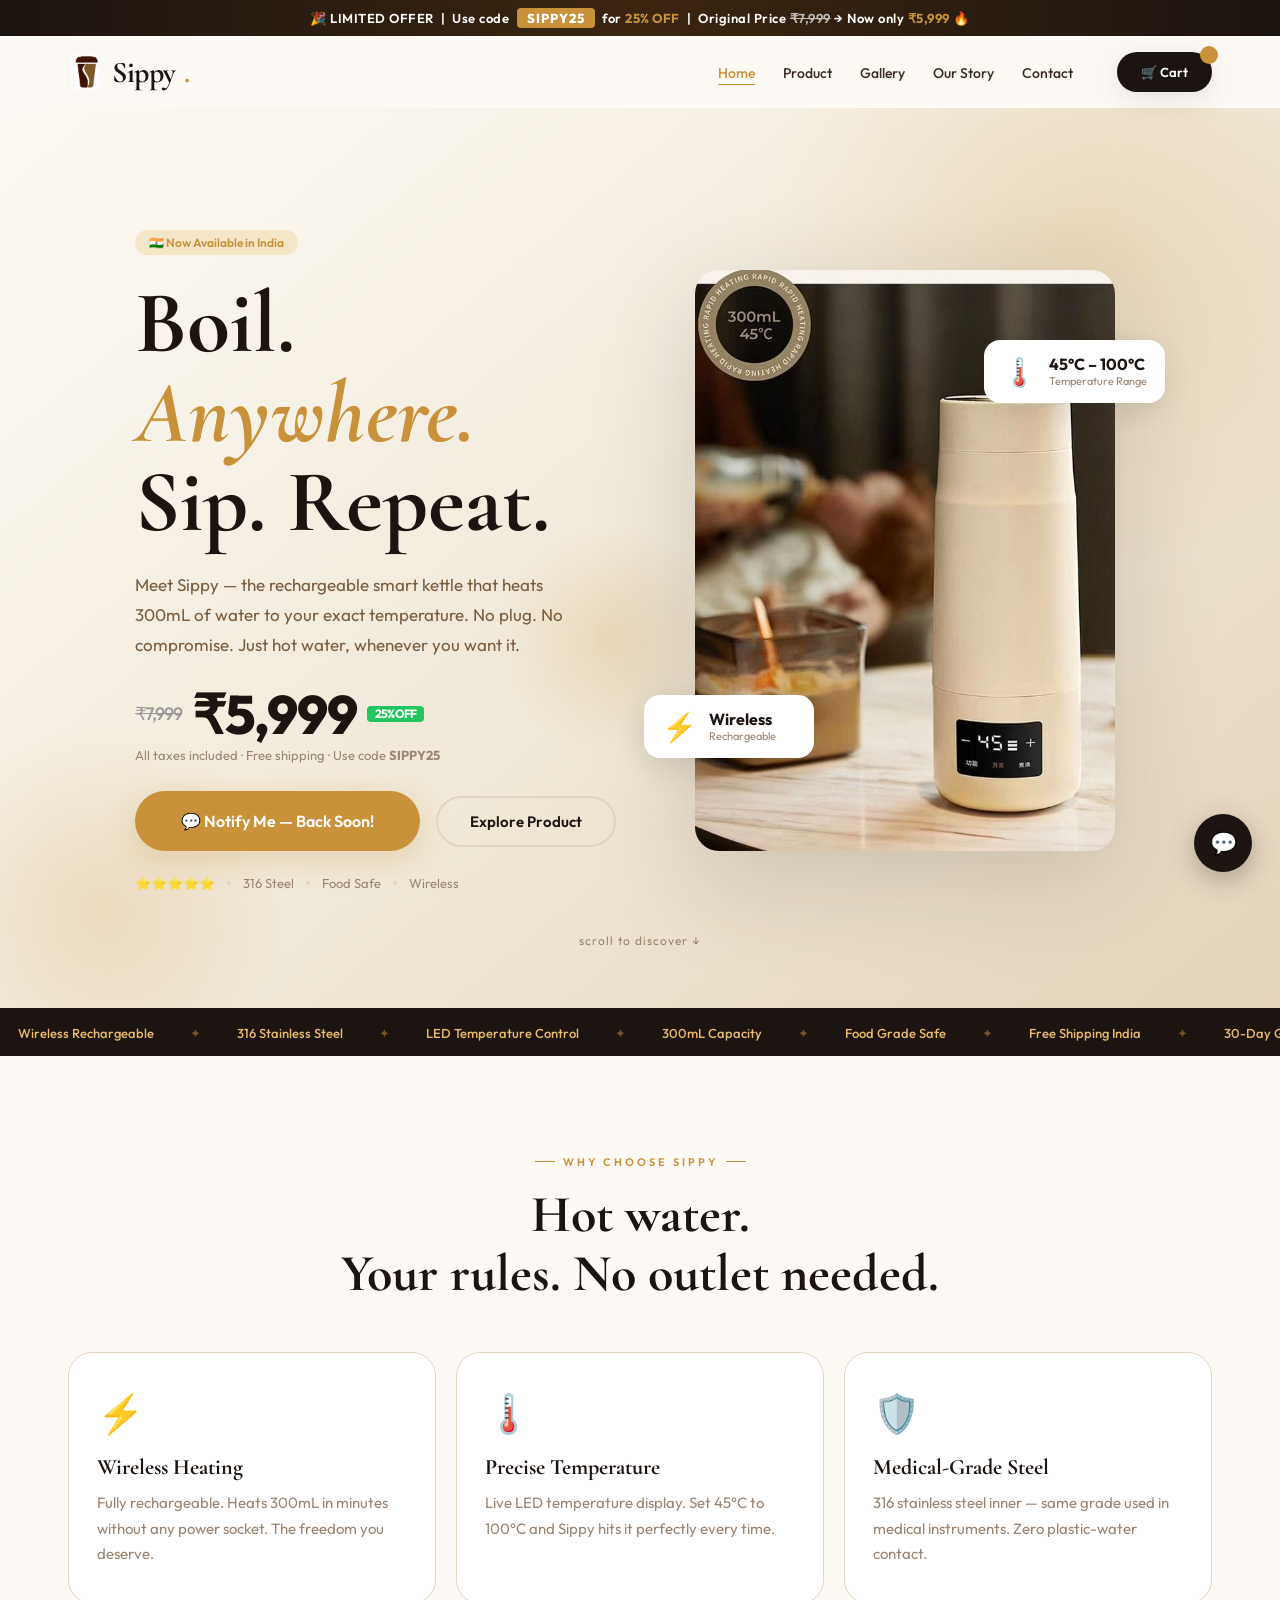
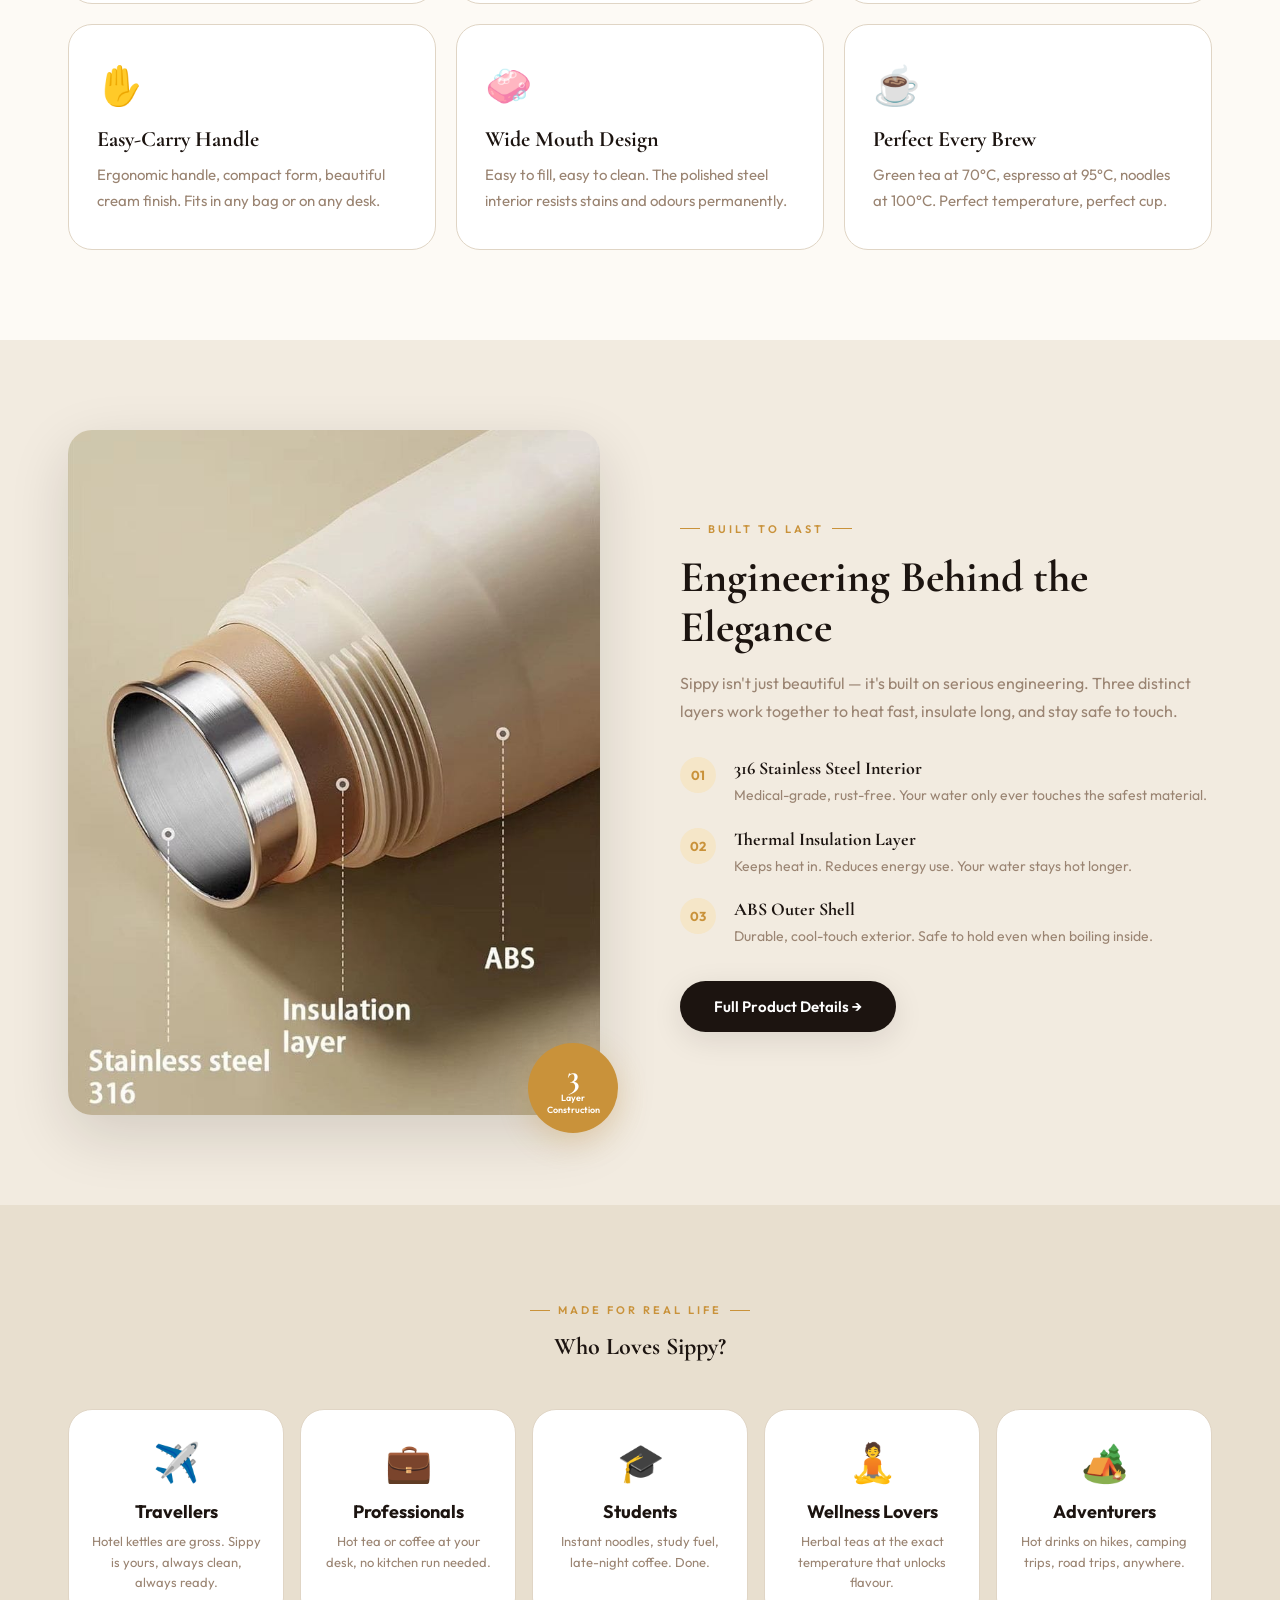
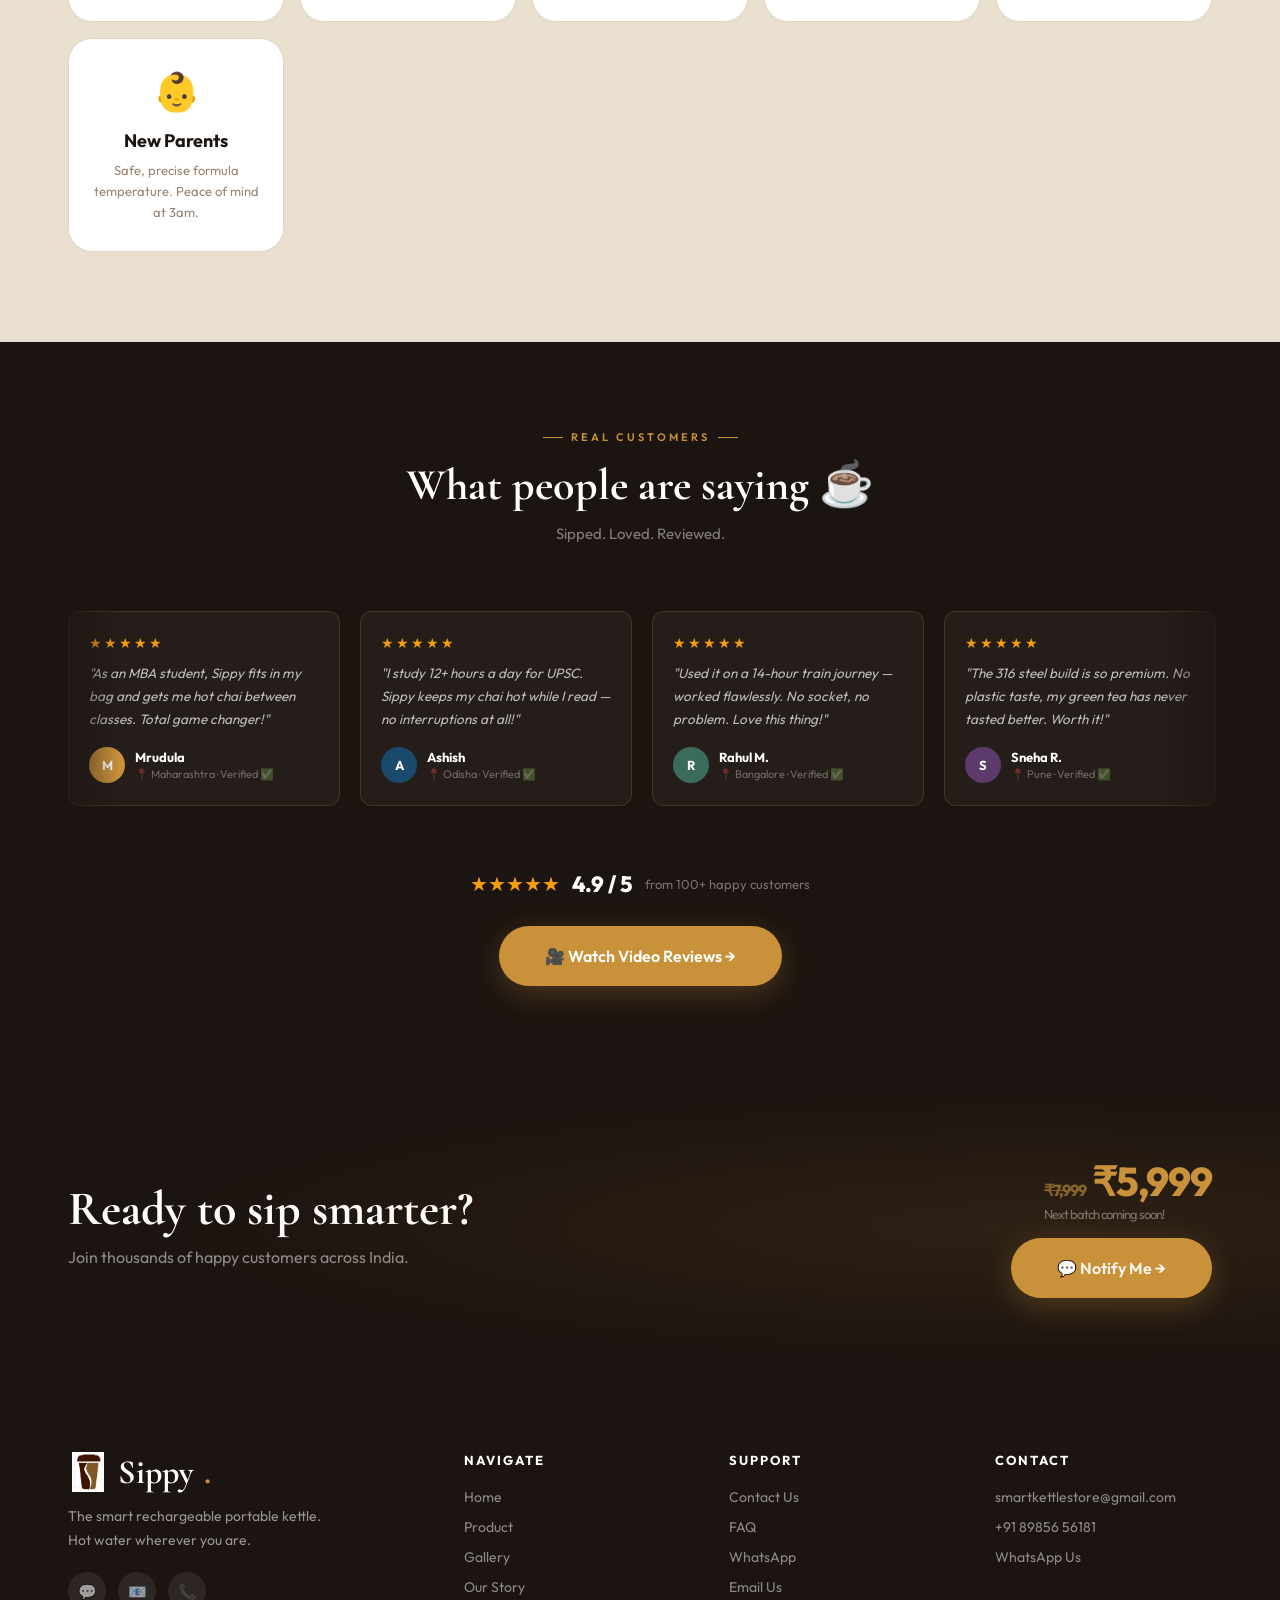
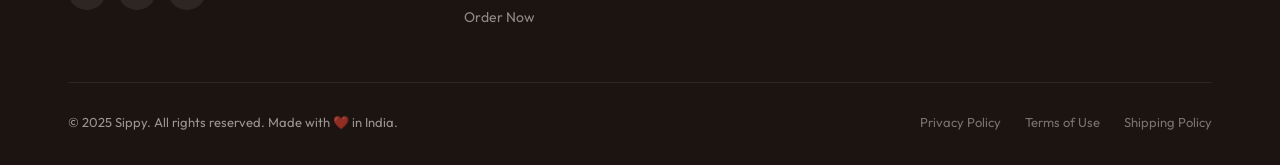
<file: sippy_new/index.html>
<!DOCTYPE html>
<html lang="en">
<head>
  <meta charset="UTF-8" />
  <meta name="viewport" content="width=device-width, initial-scale=1.0" />
  <meta name="base" content="" />
  <title>Sippy — The Smart Portable Kettle | Home</title>
  <meta name="description" content="Sippy is India's smartest rechargeable portable kettle. 316 SS, wireless heating, LED temp control. ₹5,999 free shipping." />
  <meta name="google-site-verification" content="b8wxN43hq0NKVbzL13FrC91d0-30bdpTyKOSPppcHVw" />
  <link rel="stylesheet" href="css/global.css" />
  <link rel="stylesheet" href="css/home.css" />
  <!-- Google Analytics -->
<script async src="https://www.googletagmanager.com/gtag/js?id=G-D88G42HS1W"></script>
<script>
  window.dataLayer = window.dataLayer || [];
  function gtag(){dataLayer.push(arguments);}
  gtag('js', new Date());
  gtag('config', 'G-D88G42HS1W');
</script>
</head>
<body>

<script>
  document.addEventListener('DOMContentLoaded', () => {
    injectNav('home');
    // marquee after nav
    const bar = injectMarquee(['Wireless Rechargeable','316 Stainless Steel','LED Temperature Control','300mL Capacity','Food Grade Safe','Free Shipping India','30-Day Guarantee','Rapid Heating']);
    document.querySelector('.hero-section').after(bar);
  });
</script>

<!-- HERO -->
<section class="hero-section">
  <div class="hero-bg">
    <div class="hero-orb orb1"></div>
    <div class="hero-orb orb2"></div>
    <div class="hero-orb orb3"></div>
  </div>
  <div class="container hero-grid">
    <div class="hero-text">
      <div class="badge" style="margin-bottom:24px;">🇮🇳 Now Available in India</div>
      <h1 class="hero-h1">Boil.<br/><em>Anywhere.</em><br/>Sip. Repeat.</h1>
      <p class="hero-p">Meet Sippy — the rechargeable smart kettle that heats 300mL of water to your exact temperature. No plug. No compromise. Just hot water, whenever you want it.</p>
      <div class="hero-price-block">
        <div class="hero-price" style="display:flex;align-items:center;gap:10px;flex-wrap:wrap;">
  <span style="font-size:18px;color:#999;text-decoration:line-through;font-weight:500;">₹7,999</span>
  ₹5,999
  <span style="background:#22C55E;color:#fff;font-size:12px;font-weight:700;padding:2px 8px;border-radius:4px;">25% OFF</span>
</div>
<div class="hero-price-sub">All taxes included · Free shipping · Use code <strong>SIPPY25</strong></div>
      </div>
      <div class="hero-actions">
        <a href="https://wa.me/918985656181?text=Hi!%20I%20want%20to%20be%20notified%20when%20Sippy%20is%20back%20in%20stock!" target="_blank" class="btn btn-gold btn-lg">💬 Notify Me — Back Soon!</a>
        <a href="pages/product.html" class="btn btn-outline">Explore Product</a>
      </div>
      <div class="hero-trust-strip">
        <span>⭐⭐⭐⭐⭐</span>
        <span class="ht-sep"></span>
        <span>316 Steel</span>
        <span class="ht-sep"></span>
        <span>Food Safe</span>
        <span class="ht-sep"></span>
        <span>Wireless</span>
      </div>
    </div>
    <div class="hero-visual">
      <div class="hero-glow-ring"></div>
      <img src="images/product-main.jpeg" alt="Sippy Smart Portable Kettle" class="hero-product-img" />
      <div class="hero-float-card card-top">
        <span class="fc-icon">🌡️</span>
        <div><div class="fc-val">45°C – 100°C</div><div class="fc-label">Temperature Range</div></div>
      </div>
      <div class="hero-float-card card-bottom">
        <span class="fc-icon">⚡</span>
        <div><div class="fc-val">Wireless</div><div class="fc-label">Rechargeable</div></div>
      </div>
    </div>
  </div>
  <div class="hero-scroll-hint">scroll to discover ↓</div>
</section>

<!-- WHY SIPPY -->
<section class="section why-section">
  <div class="container">
    <div class="text-center reveal">
      <div class="label">Why Choose Sippy</div>
      <h2 style="font-size:clamp(32px,5vw,52px);">Hot water.<br/>Your rules. No outlet needed.</h2>
    </div>
    <div class="why-grid mt-48">
      <div class="why-card reveal" data-delay="0">
        <div class="why-ic">⚡</div>
        <h3>Wireless Heating</h3>
        <p>Fully rechargeable. Heats 300mL in minutes without any power socket. The freedom you deserve.</p>
      </div>
      <div class="why-card reveal" data-delay="80">
        <div class="why-ic">🌡️</div>
        <h3>Precise Temperature</h3>
        <p>Live LED temperature display. Set 45°C to 100°C and Sippy hits it perfectly every time.</p>
      </div>
      <div class="why-card reveal" data-delay="160">
        <div class="why-ic">🛡️</div>
        <h3>Medical-Grade Steel</h3>
        <p>316 stainless steel inner — same grade used in medical instruments. Zero plastic-water contact.</p>
      </div>
      <div class="why-card reveal" data-delay="240">
        <div class="why-ic">✋</div>
        <h3>Easy-Carry Handle</h3>
        <p>Ergonomic handle, compact form, beautiful cream finish. Fits in any bag or on any desk.</p>
      </div>
      <div class="why-card reveal" data-delay="320">
        <div class="why-ic">🧼</div>
        <h3>Wide Mouth Design</h3>
        <p>Easy to fill, easy to clean. The polished steel interior resists stains and odours permanently.</p>
      </div>
      <div class="why-card reveal" data-delay="400">
        <div class="why-ic">☕</div>
        <h3>Perfect Every Brew</h3>
        <p>Green tea at 70°C, espresso at 95°C, noodles at 100°C. Perfect temperature, perfect cup.</p>
      </div>
    </div>
  </div>
</section>

<!-- PRODUCT SNAPSHOT -->
<section class="snapshot-section">
  <div class="container snapshot-grid">
    <div class="snap-img-col reveal">
      <div class="snap-img-wrap">
        <img src="images/product-detail.jpeg" alt="Sippy construction detail" class="snap-main-img" />
        <div class="snap-badge">
          <div class="sb-num">3</div>
          <div class="sb-text">Layer<br/>Construction</div>
        </div>
      </div>
    </div>
    <div class="snap-text-col reveal" data-delay="120">
      <div class="label">Built to Last</div>
      <h2>Engineering Behind the Elegance</h2>
      <p class="mt-16 text-muted">Sippy isn't just beautiful — it's built on serious engineering. Three distinct layers work together to heat fast, insulate long, and stay safe to touch.</p>
      <div class="snap-layers mt-32">
        <div class="snap-layer">
          <div class="sl-num">01</div>
          <div><h4>316 Stainless Steel Interior</h4><p>Medical-grade, rust-free. Your water only ever touches the safest material.</p></div>
        </div>
        <div class="snap-layer">
          <div class="sl-num">02</div>
          <div><h4>Thermal Insulation Layer</h4><p>Keeps heat in. Reduces energy use. Your water stays hot longer.</p></div>
        </div>
        <div class="snap-layer">
          <div class="sl-num">03</div>
          <div><h4>ABS Outer Shell</h4><p>Durable, cool-touch exterior. Safe to hold even when boiling inside.</p></div>
        </div>
      </div>
      <a href="pages/product.html" class="btn btn-primary mt-32">Full Product Details →</a>
    </div>
  </div>
</section>

<!-- USE CASES -->
<section class="section use-section">
  <div class="container">
    <div class="text-center reveal">
      <div class="label">Made for Real Life</div>
      <h2>Who Loves Sippy?</h2>
    </div>
    <div class="use-grid mt-48">
      <div class="use-card reveal" data-delay="0"><span class="use-em">✈️</span><h4>Travellers</h4><p>Hotel kettles are gross. Sippy is yours, always clean, always ready.</p></div>
      <div class="use-card reveal" data-delay="60"><span class="use-em">💼</span><h4>Professionals</h4><p>Hot tea or coffee at your desk, no kitchen run needed.</p></div>
      <div class="use-card reveal" data-delay="120"><span class="use-em">🎓</span><h4>Students</h4><p>Instant noodles, study fuel, late-night coffee. Done.</p></div>
      <div class="use-card reveal" data-delay="180"><span class="use-em">🧘</span><h4>Wellness Lovers</h4><p>Herbal teas at the exact temperature that unlocks flavour.</p></div>
      <div class="use-card reveal" data-delay="240"><span class="use-em">🏕️</span><h4>Adventurers</h4><p>Hot drinks on hikes, camping trips, road trips, anywhere.</p></div>
      <div class="use-card reveal" data-delay="300"><span class="use-em">👶</span><h4>New Parents</h4><p>Safe, precise formula temperature. Peace of mind at 3am.</p></div>
    </div>
  </div>
</section>

<!-- TESTIMONIALS TEASER -->
<section class="section" style="background:var(--dark);padding:80px 0;overflow:hidden;">
  <div class="container">

    <div class="text-center reveal">
      <div class="label" style="justify-content:center;">Real Customers</div>
      <h2 style="color:#fff;font-size:clamp(28px,4vw,44px);">What people are saying ☕</h2>
      <p style="color:rgba(255,255,255,0.45);margin-top:10px;font-size:15px;">Sipped. Loved. Reviewed.</p>
    </div>

    <!-- Scrolling Marquee -->
    <div style="overflow:hidden;position:relative;margin:48px -28px 0;">
      <div style="position:absolute;top:0;bottom:0;left:0;width:80px;background:linear-gradient(to right,#1C1410,transparent);z-index:2;pointer-events:none;"></div>
      <div style="position:absolute;top:0;bottom:0;right:0;width:80px;background:linear-gradient(to left,#1C1410,transparent);z-index:2;pointer-events:none;"></div>
      <div class="home-review-track">
        <div class="home-rv-card">
          <div style="color:#F59E0B;font-size:14px;letter-spacing:2px;margin-bottom:10px;">★★★★★</div>
          <p style="font-size:13.5px;line-height:1.7;color:rgba(255,255,255,0.7);font-style:italic;margin-bottom:16px;">"As an MBA student, Sippy fits in my bag and gets me hot chai between classes. Total game changer!"</p>
          <div style="display:flex;align-items:center;gap:10px;">
            <div style="width:36px;height:36px;border-radius:50%;background:#C9923A;color:#fff;font-size:13px;font-weight:700;display:flex;align-items:center;justify-content:center;flex-shrink:0;">M</div>
            <div><div style="font-size:13px;font-weight:700;color:#fff;">Mrudula</div><div style="font-size:11px;color:rgba(255,255,255,0.35);margin-top:2px;">📍 Maharashtra · Verified ✅</div></div>
          </div>
        </div>
        <div class="home-rv-card">
          <div style="color:#F59E0B;font-size:14px;letter-spacing:2px;margin-bottom:10px;">★★★★★</div>
          <p style="font-size:13.5px;line-height:1.7;color:rgba(255,255,255,0.7);font-style:italic;margin-bottom:16px;">"I study 12+ hours a day for UPSC. Sippy keeps my chai hot while I read — no interruptions at all!"</p>
          <div style="display:flex;align-items:center;gap:10px;">
            <div style="width:36px;height:36px;border-radius:50%;background:#1A4A6B;color:#fff;font-size:13px;font-weight:700;display:flex;align-items:center;justify-content:center;flex-shrink:0;">A</div>
            <div><div style="font-size:13px;font-weight:700;color:#fff;">Ashish</div><div style="font-size:11px;color:rgba(255,255,255,0.35);margin-top:2px;">📍 Odisha · Verified ✅</div></div>
          </div>
        </div>
        <div class="home-rv-card">
          <div style="color:#F59E0B;font-size:14px;letter-spacing:2px;margin-bottom:10px;">★★★★★</div>
          <p style="font-size:13.5px;line-height:1.7;color:rgba(255,255,255,0.7);font-style:italic;margin-bottom:16px;">"Used it on a 14-hour train journey — worked flawlessly. No socket, no problem. Love this thing!"</p>
          <div style="display:flex;align-items:center;gap:10px;">
            <div style="width:36px;height:36px;border-radius:50%;background:#3A6B5C;color:#fff;font-size:13px;font-weight:700;display:flex;align-items:center;justify-content:center;flex-shrink:0;">R</div>
            <div><div style="font-size:13px;font-weight:700;color:#fff;">Rahul M.</div><div style="font-size:11px;color:rgba(255,255,255,0.35);margin-top:2px;">📍 Bangalore · Verified ✅</div></div>
          </div>
        </div>
        <div class="home-rv-card">
          <div style="color:#F59E0B;font-size:14px;letter-spacing:2px;margin-bottom:10px;">★★★★★</div>
          <p style="font-size:13.5px;line-height:1.7;color:rgba(255,255,255,0.7);font-style:italic;margin-bottom:16px;">"The 316 steel build is so premium. No plastic taste, my green tea has never tasted better. Worth it!"</p>
          <div style="display:flex;align-items:center;gap:10px;">
            <div style="width:36px;height:36px;border-radius:50%;background:#5C3A6B;color:#fff;font-size:13px;font-weight:700;display:flex;align-items:center;justify-content:center;flex-shrink:0;">S</div>
            <div><div style="font-size:13px;font-weight:700;color:#fff;">Sneha R.</div><div style="font-size:11px;color:rgba(255,255,255,0.35);margin-top:2px;">📍 Pune · Verified ✅</div></div>
          </div>
        </div>
        <!-- Duplicates for seamless loop -->
        <div class="home-rv-card">
          <div style="color:#F59E0B;font-size:14px;letter-spacing:2px;margin-bottom:10px;">★★★★★</div>
          <p style="font-size:13.5px;line-height:1.7;color:rgba(255,255,255,0.7);font-style:italic;margin-bottom:16px;">"As an MBA student, Sippy fits in my bag and gets me hot chai between classes. Total game changer!"</p>
          <div style="display:flex;align-items:center;gap:10px;">
            <div style="width:36px;height:36px;border-radius:50%;background:#C9923A;color:#fff;font-size:13px;font-weight:700;display:flex;align-items:center;justify-content:center;flex-shrink:0;">M</div>
            <div><div style="font-size:13px;font-weight:700;color:#fff;">Mrudula</div><div style="font-size:11px;color:rgba(255,255,255,0.35);margin-top:2px;">📍 Maharashtra · Verified ✅</div></div>
          </div>
        </div>
        <div class="home-rv-card">
          <div style="color:#F59E0B;font-size:14px;letter-spacing:2px;margin-bottom:10px;">★★★★★</div>
          <p style="font-size:13.5px;line-height:1.7;color:rgba(255,255,255,0.7);font-style:italic;margin-bottom:16px;">"I study 12+ hours a day for UPSC. Sippy keeps my chai hot while I read — no interruptions at all!"</p>
          <div style="display:flex;align-items:center;gap:10px;">
            <div style="width:36px;height:36px;border-radius:50%;background:#1A4A6B;color:#fff;font-size:13px;font-weight:700;display:flex;align-items:center;justify-content:center;flex-shrink:0;">A</div>
            <div><div style="font-size:13px;font-weight:700;color:#fff;">Ashish</div><div style="font-size:11px;color:rgba(255,255,255,0.35);margin-top:2px;">📍 Odisha · Verified ✅</div></div>
          </div>
        </div>
        <div class="home-rv-card">
          <div style="color:#F59E0B;font-size:14px;letter-spacing:2px;margin-bottom:10px;">★★★★★</div>
          <p style="font-size:13.5px;line-height:1.7;color:rgba(255,255,255,0.7);font-style:italic;margin-bottom:16px;">"Used it on a 14-hour train journey — worked flawlessly. No socket, no problem. Love this thing!"</p>
          <div style="display:flex;align-items:center;gap:10px;">
            <div style="width:36px;height:36px;border-radius:50%;background:#3A6B5C;color:#fff;font-size:13px;font-weight:700;display:flex;align-items:center;justify-content:center;flex-shrink:0;">R</div>
            <div><div style="font-size:13px;font-weight:700;color:#fff;">Rahul M.</div><div style="font-size:11px;color:rgba(255,255,255,0.35);margin-top:2px;">📍 Bangalore · Verified ✅</div></div>
          </div>
        </div>
        <div class="home-rv-card">
          <div style="color:#F59E0B;font-size:14px;letter-spacing:2px;margin-bottom:10px;">★★★★★</div>
          <p style="font-size:13.5px;line-height:1.7;color:rgba(255,255,255,0.7);font-style:italic;margin-bottom:16px;">"The 316 steel build is so premium. No plastic taste, my green tea has never tasted better. Worth it!"</p>
          <div style="display:flex;align-items:center;gap:10px;">
            <div style="width:36px;height:36px;border-radius:50%;background:#5C3A6B;color:#fff;font-size:13px;font-weight:700;display:flex;align-items:center;justify-content:center;flex-shrink:0;">S</div>
            <div><div style="font-size:13px;font-weight:700;color:#fff;">Sneha R.</div><div style="font-size:11px;color:rgba(255,255,255,0.35);margin-top:2px;">📍 Pune · Verified ✅</div></div>
          </div>
        </div>
      </div>
    </div>

    <!-- CTA -->
    <div class="text-center reveal" style="margin-top:48px;">
      <div style="display:flex;align-items:center;justify-content:center;gap:12px;margin-bottom:28px;">
        <span style="color:#F59E0B;font-size:20px;">★★★★★</span>
        <span style="font-size:22px;font-weight:800;color:#fff;">4.9 / 5</span>
        <span style="font-size:13px;color:rgba(255,255,255,0.4);">from 100+ happy customers</span>
      </div>
      <a href="pages/product.html#video-testimonials" class="btn btn-gold btn-lg">🎥 Watch Video Reviews →</a>
    </div>

  </div>
</section>

<style>
  .home-review-track {
    display: flex;
    gap: 20px;
    padding: 16px 28px;
    width: max-content;
    animation: homeReviewScroll 28s linear infinite;
  }
  .home-review-track:hover { animation-play-state: paused; }
  @keyframes homeReviewScroll {
    0%   { transform: translateX(0); }
    100% { transform: translateX(-50%); }
  }
  .home-rv-card {
    background: rgba(255,255,255,0.04);
    border: 1px solid rgba(201,146,58,0.2);
    border-radius: 12px;
    padding: 22px 20px;
    width: 272px;
    flex-shrink: 0;
    transition: border-color 0.2s, background 0.2s;
    cursor: pointer;
  }
  .home-rv-card:hover {
    border-color: #C9923A;
    background: rgba(201,146,58,0.06);
  }
</style>

<!-- CTA STRIP -->
<section class="cta-strip-section">
  <div class="container cta-strip-inner">
    <div class="cta-strip-text reveal">
      <h2>Ready to sip smarter?</h2>
      <p>Join thousands of happy customers across India.</p>
    </div>
    <div class="cta-strip-actions reveal" data-delay="100">
      <div class="cta-price">
        <s style="font-size:16px;opacity:0.6;">₹7,999</s> ₹5,999
        <span>Next batch coming soon!</span>
      </div>
      <a href="https://wa.me/918985656181?text=Hi!%20I%20want%20to%20be%20notified%20when%20Sippy%20is%20back%20in%20stock!" target="_blank" class="btn btn-gold btn-lg">💬 Notify Me →</a>
    </div>
  </div>
</section>

<script src="js/common.js"></script>
</body>
</html>
</file>
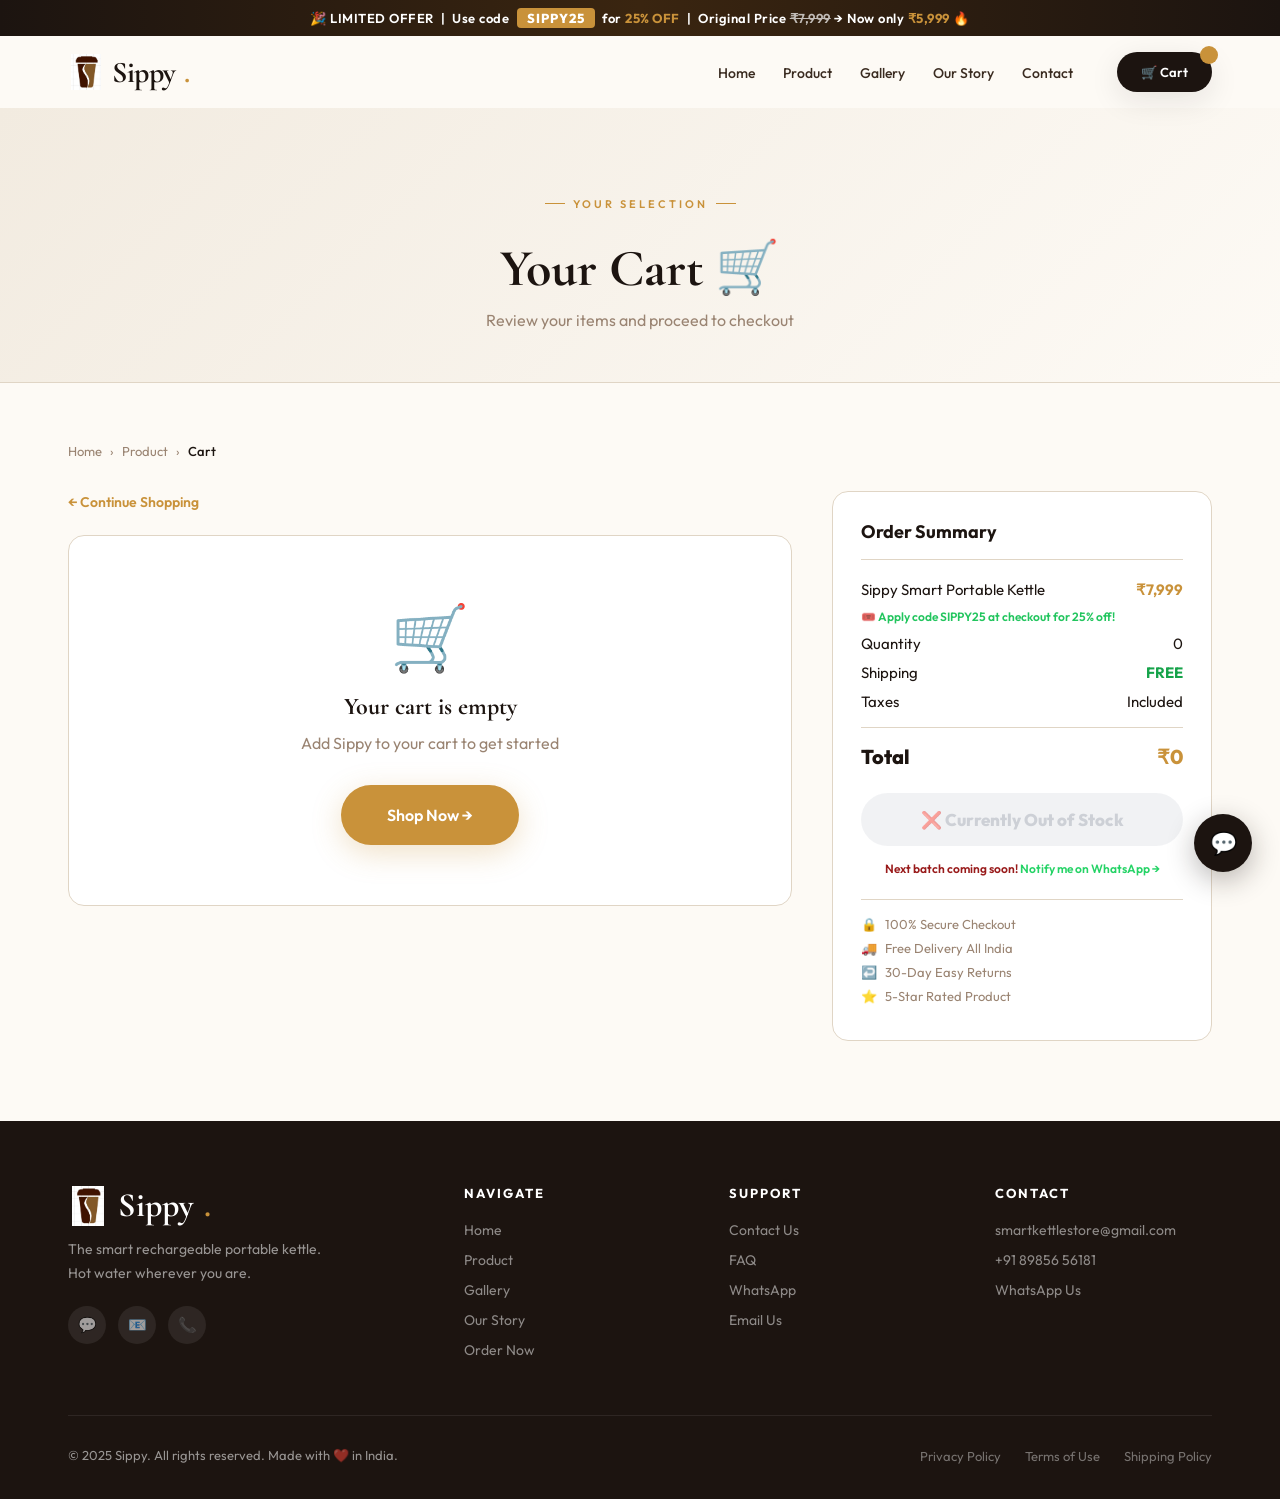
<file: sippy_new/pages/cart.html>
<!DOCTYPE html>
<html lang="en">
<head>
  <meta charset="UTF-8" />
  <meta name="viewport" content="width=device-width, initial-scale=1.0" />
  <meta name="base" content="../" />
  <title>Sippy — Cart</title>
  <link rel="stylesheet" href="../css/global.css" />
  <link rel="stylesheet" href="../css/checkout.css" />
  <style>
    .cart-hero {
      background: linear-gradient(135deg, var(--cream-dark) 0%, var(--cream) 100%);
      padding: 80px 0 48px;
      text-align: center;
      border-bottom: 1px solid var(--border);
    }
    .cart-hero h1 { font-size: clamp(32px, 5vw, 52px); margin-top: 12px; }
    .cart-hero p { color: var(--muted); margin-top: 8px; }

    .cart-section { padding: 60px 0 80px; }
    .cart-grid {
      display: grid;
      grid-template-columns: 1fr 380px;
      gap: 40px;
      align-items: start;
    }
    @media (max-width: 860px) {
      .cart-grid { grid-template-columns: 1fr; }
    }

    /* Cart Item Card */
    .cart-item-card {
      background: #fff;
      border: 1px solid var(--border);
      border-radius: 16px;
      padding: 28px;
      display: flex;
      gap: 24px;
      align-items: center;
    }
    .cart-item-img {
      width: 120px;
      height: 120px;
      border-radius: 12px;
      object-fit: cover;
      background: var(--cream-dark);
      flex-shrink: 0;
    }
    .cart-item-info { flex: 1; }
    .cart-item-name { font-size: 20px; font-weight: 700; color: var(--dark); margin-bottom: 4px; }
    .cart-item-variant { font-size: 13px; color: var(--muted); margin-bottom: 12px; }
    .cart-item-price { font-size: 22px; font-weight: 800; color: var(--gold); }
    .cart-item-price-sub { font-size: 13px; color: var(--muted); }

    .qty-row { display: flex; align-items: center; gap: 12px; margin-top: 14px; }
    .qty-btn {
      width: 36px; height: 36px; border-radius: 50%;
      border: 2px solid var(--border);
      background: var(--cream-dark);
      font-size: 18px; font-weight: 700;
      cursor: pointer; display: flex; align-items: center; justify-content: center;
      transition: all .2s;
      color: var(--dark);
    }
    .qty-btn:hover { border-color: var(--gold); color: var(--gold); background: #fff; }
    .qty-val { font-size: 18px; font-weight: 700; min-width: 28px; text-align: center; }

    .remove-btn {
      background: none; border: none; color: #e05; font-size: 13px;
      cursor: pointer; margin-left: auto; padding: 6px 10px;
      border-radius: 8px; transition: background .2s;
    }
    .remove-btn:hover { background: #fff0f2; }

    .empty-cart {
      text-align: center;
      padding: 60px 20px;
      background: #fff;
      border: 1px solid var(--border);
      border-radius: 16px;
    }
    .empty-cart .ec-icon { font-size: 64px; margin-bottom: 16px; }
    .empty-cart h3 { font-size: 24px; margin-bottom: 8px; }
    .empty-cart p { color: var(--muted); margin-bottom: 28px; }

    /* Summary Card */
    .cart-summary-card {
      background: #fff;
      border: 1px solid var(--border);
      border-radius: 16px;
      padding: 28px;
      position: sticky;
      top: 100px;
    }
    .cs-title { font-size: 18px; font-weight: 700; margin-bottom: 20px; padding-bottom: 16px; border-bottom: 1px solid var(--border); }
    .cs-line { display: flex; justify-content: space-between; margin-bottom: 10px; font-size: 15px; }
    .cs-line .free-tag { color: #16a34a; font-weight: 700; }
    .cs-divider { height: 1px; background: var(--border); margin: 16px 0; }
    .cs-total { display: flex; justify-content: space-between; font-size: 20px; font-weight: 800; }
    .cs-total span:last-child { color: var(--gold); }

    .checkout-btn {
      display: block;
      width: 100%;
      background: linear-gradient(135deg, var(--gold), #b8832f);
      color: #fff;
      font-size: 17px;
      font-weight: 800;
      padding: 16px 24px;
      border-radius: 50px;
      text-align: center;
      text-decoration: none;
      margin-top: 24px;
      transition: transform .2s, box-shadow .2s;
      box-shadow: 0 4px 20px rgba(201,146,58,.35);
    }
    .checkout-btn:hover { transform: translateY(-2px); box-shadow: 0 8px 32px rgba(201,146,58,.45); }

    .cs-trust { margin-top: 20px; padding-top: 16px; border-top: 1px solid var(--border); }
    .cs-trust-item { display: flex; align-items: center; gap: 8px; font-size: 13px; color: var(--muted); margin-bottom: 8px; }

    .continue-shopping {
      display: inline-flex; align-items: center; gap: 8px;
      color: var(--gold); font-weight: 600; font-size: 14px;
      text-decoration: none; margin-bottom: 24px;
      transition: gap .2s;
    }
    .continue-shopping:hover { gap: 12px; }

    /* Cart count badge on nav */
    .cart-count-badge {
      background: var(--gold);
      color: #fff;
      font-size: 11px;
      font-weight: 800;
      border-radius: 50%;
      width: 18px; height: 18px;
      display: inline-flex; align-items: center; justify-content: center;
      position: absolute;
      top: -6px; right: -8px;
    }
  </style>
  <!-- Google Analytics -->
<script async src="https://www.googletagmanager.com/gtag/js?id=G-D88G42HS1W"></script>
<script>
  window.dataLayer = window.dataLayer || [];
  function gtag(){dataLayer.push(arguments);}
  gtag('js', new Date());
  gtag('config', 'G-D88G42HS1W');
</script>
</head>
<body>
<script>document.addEventListener('DOMContentLoaded',()=>injectNav('cart'));</script>

<!-- PAGE HERO -->
<div class="cart-hero">
  <div class="container">
    <div class="label" style="justify-content:center;">Your Selection</div>
    <h1>Your Cart 🛒</h1>
    <p>Review your items and proceed to checkout</p>
  </div>
</div>

<section class="cart-section">
  <div class="container">
    <div class="breadcrumb">
      <a href="../index.html">Home</a> › <a href="product.html">Product</a> › <span>Cart</span>
    </div>

    <div class="cart-grid" id="cartGrid">
      <!-- LEFT: Cart Items -->
      <div>
        <a href="product.html" class="continue-shopping">← Continue Shopping</a>
        <div id="cartItemsContainer">
          <!-- Rendered by JS -->
        </div>
      </div>

      <!-- RIGHT: Summary -->
      <div>
        <div class="cart-summary-card" id="cartSummary">
          <div class="cs-title">Order Summary</div>
          <div class="cs-line"><span>Sippy Smart Portable Kettle</span><span id="summaryItemPrice" style="color:var(--gold);font-weight:700;">₹7,999</span></div>
          <div class="cs-line" style="font-size:12px;color:#22C55E;font-weight:600;"><span>🎟️ Apply code SIPPY25 at checkout for 25% off!</span></div>

          <div class="cs-line"><span>Quantity</span><span id="summaryQty">1</span></div>
          <div class="cs-line"><span>Shipping</span><span class="free-tag">FREE</span></div>
          <div class="cs-line"><span>Taxes</span><span>Included</span></div>
          <div class="cs-divider"></div>
          <div class="cs-total"><span>Total</span><span id="summaryTotal">₹5,999</span></div>

          <a href="#" class="checkout-btn" id="checkoutBtn" style="background:#E5E7EB;color:#9CA3AF;cursor:not-allowed;pointer-events:none;box-shadow:none;">
            ❌ Currently Out of Stock
          </a>
          <p style="font-size:12px;color:#991B1B;text-align:center;margin-top:12px;font-weight:600;">
            Next batch coming soon! <a href="https://wa.me/918985656181?text=Hi!%20Notify%20me%20when%20Sippy%20is%20back%20in%20stock!" target="_blank" style="color:#25D366;">Notify me on WhatsApp →</a>
          </p>

          <div class="cs-trust">
            <div class="cs-trust-item"><span>🔒</span> 100% Secure Checkout</div>
            <div class="cs-trust-item"><span>🚚</span> Free Delivery All India</div>
            <div class="cs-trust-item"><span>↩️</span> 30-Day Easy Returns</div>
            <div class="cs-trust-item"><span>⭐</span> 5-Star Rated Product</div>
          </div>
        </div>
      </div>
    </div>
  </div>
</section>

<script src="../js/common.js"></script>
<script>
  const UNIT_PRICE = 7999;

  function getCart() {
    try { return JSON.parse(localStorage.getItem('sippy_cart') || '{"qty":0}'); }
    catch(e) { return {qty:0}; }
  }

  function saveCart(cart) {
    localStorage.setItem('sippy_cart', JSON.stringify(cart));
    updateNavCartBadge();
  }

  function updateNavCartBadge() {
    const cart = getCart();
    const badge = document.getElementById('navCartBadge');
    if (badge) badge.textContent = cart.qty || '';
  }

  function renderCart() {
    const cart = getCart();
    const container = document.getElementById('cartItemsContainer');

    if (!cart.qty || cart.qty === 0) {
      container.innerHTML = `
        <div class="empty-cart">
          <div class="ec-icon">🛒</div>
          <h3>Your cart is empty</h3>
          <p>Add Sippy to your cart to get started</p>
          <a href="product.html" class="btn btn-gold btn-lg">Shop Now →</a>
        </div>
      `;
      document.getElementById('checkoutBtn').style.pointerEvents = 'none';
      document.getElementById('checkoutBtn').style.opacity = '0.5';
    } else {
      const itemTotal = UNIT_PRICE * cart.qty;
      container.innerHTML = `
        <div class="cart-item-card">
          <img src="../images/product-main.jpeg" alt="Sippy" class="cart-item-img" />
          <div class="cart-item-info">
            <div class="cart-item-name">Sippy Smart Portable Kettle</div>
            <div class="cart-item-variant">Cream / Ivory · 300mL · Wireless Rechargeable</div>
            <div class="cart-item-price">₹${(UNIT_PRICE * cart.qty).toLocaleString('en-IN')}</div>
<div class="cart-item-price-sub">Free shipping · All taxes included</div>
            <div class="qty-row">
              <button class="qty-btn" onclick="changeQty(-1)">−</button>
              <span class="qty-val" id="qtyVal">${cart.qty}</span>
              <button class="qty-btn" onclick="changeQty(1)">+</button>
              <button class="remove-btn" onclick="removeItem()">🗑 Remove</button>
            </div>
          </div>
        </div>
      `;
      document.getElementById('checkoutBtn').style.pointerEvents = '';
      document.getElementById('checkoutBtn').style.opacity = '';
    }

    updateSummary(cart.qty || 0);
  }

  function updateSummary(qty) {
    const total = UNIT_PRICE * qty;
    document.getElementById('summaryQty').textContent = qty;
    document.getElementById('summaryTotal').textContent = qty > 0 ? '₹' + total.toLocaleString('en-IN') : '₹0';
  }

  function changeQty(delta) {
    const cart = getCart();
    cart.qty = Math.max(0, (cart.qty || 0) + delta);
    cart.total = UNIT_PRICE * cart.qty;
    saveCart(cart);
    renderCart();
  }

  function removeItem() {
    saveCart({qty: 0, total: 0});
    renderCart();
    showToast('Item removed from cart', 'error');
  }

  // Pass quantity to checkout via sessionStorage
  document.addEventListener('DOMContentLoaded', () => {
    renderCart();
    updateNavCartBadge();

    // Store cart info for checkout page
    document.getElementById('checkoutBtn').addEventListener('click', (e) => {
      const cart = getCart();
      if (!cart.qty) { e.preventDefault(); return; }
      sessionStorage.setItem('sippy_checkout_qty', cart.qty);
      sessionStorage.setItem('sippy_checkout_total', cart.total || UNIT_PRICE * cart.qty);
    });
  });
</script>
</body>
</html>
</file>
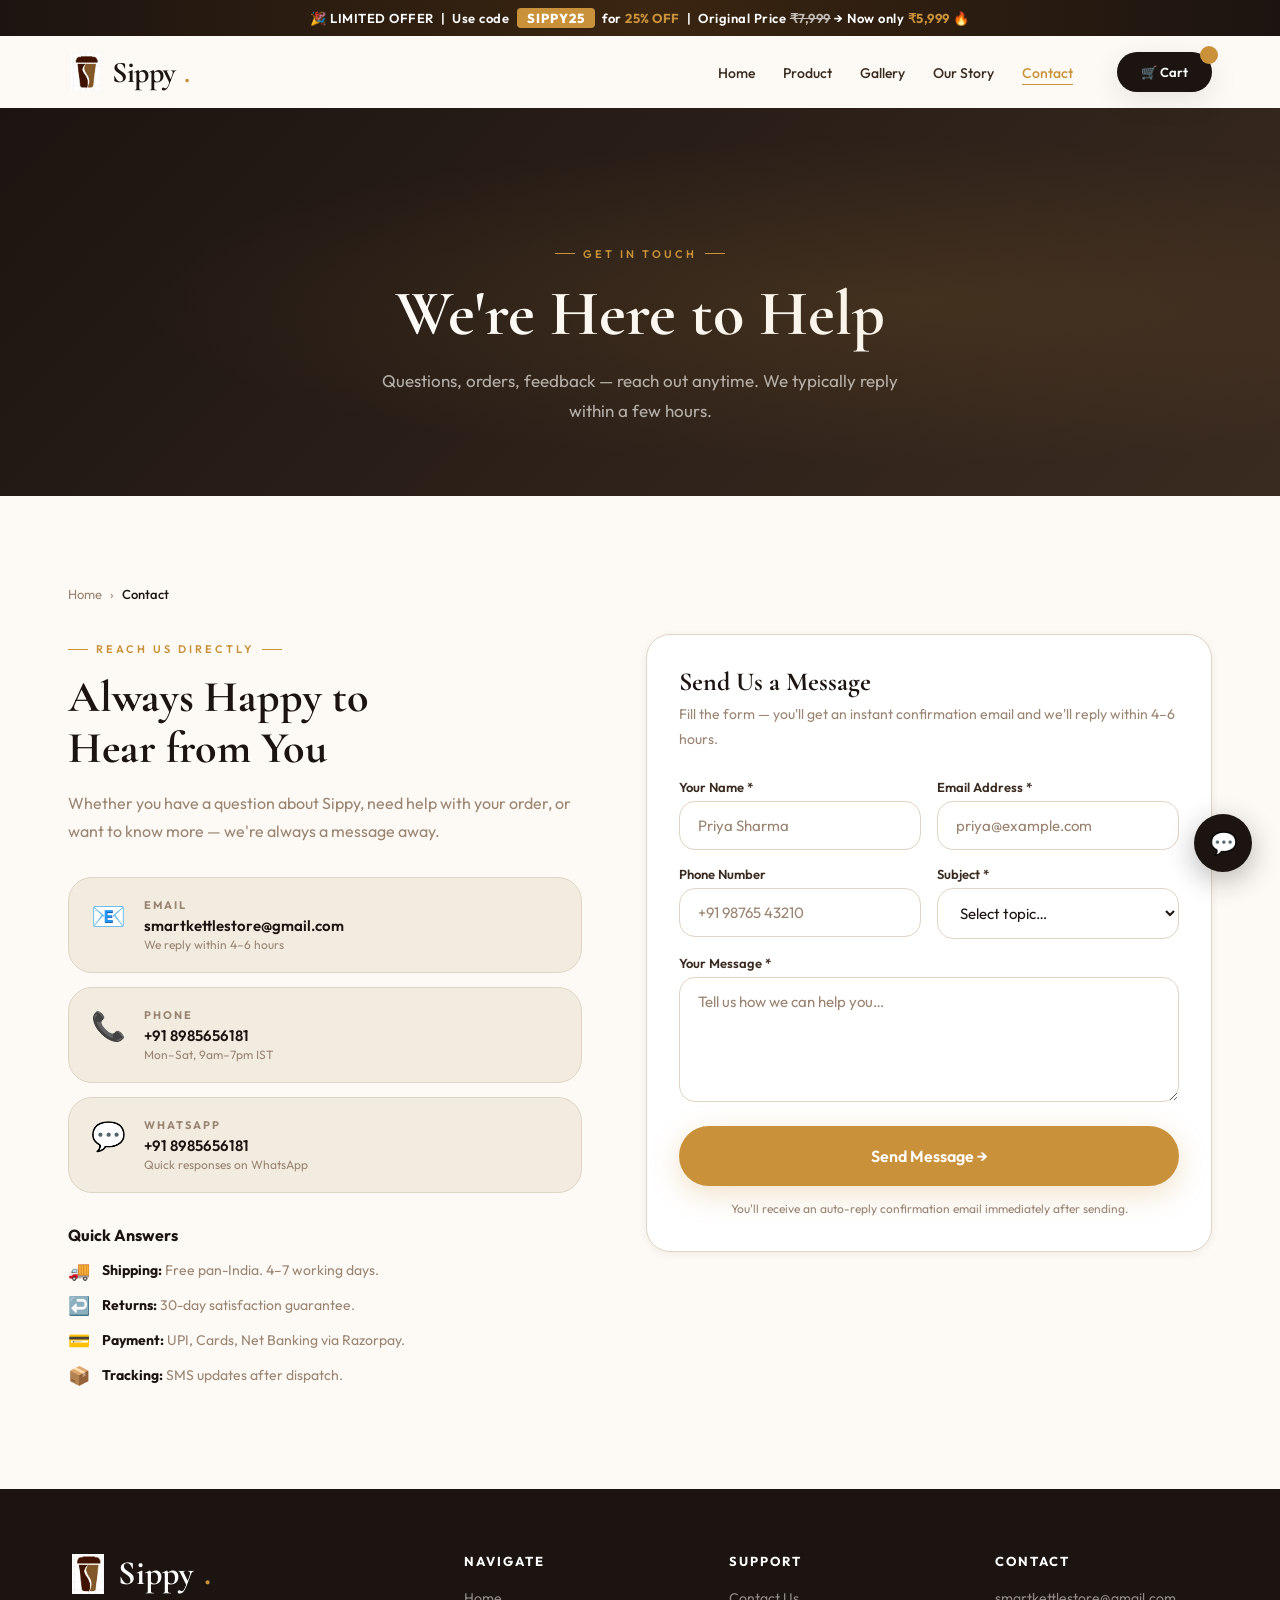
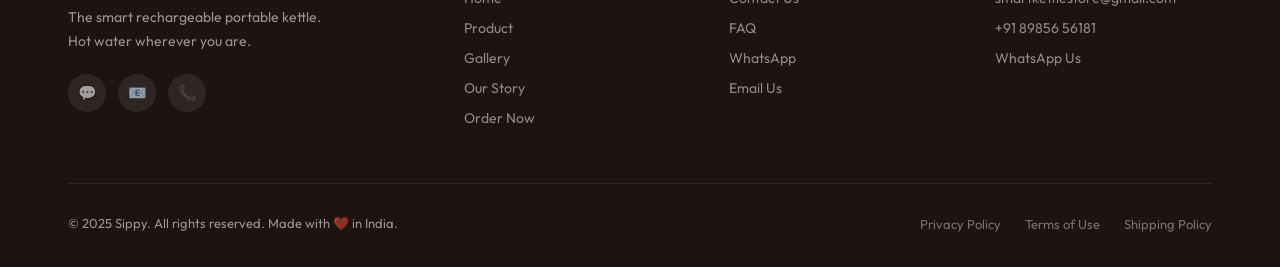
<file: sippy_new/pages/contact.html>
<!DOCTYPE html>
<html lang="en">
<head>
  <meta charset="UTF-8" />
  <meta name="viewport" content="width=device-width, initial-scale=1.0" />
  <meta name="base" content="../" />
  <title>Sippy — Contact Us</title>
  <link rel="stylesheet" href="../css/global.css" />
  <link rel="stylesheet" href="../css/contact.css" />
  <!-- Google Analytics -->
<script async src="https://www.googletagmanager.com/gtag/js?id=G-D88G42HS1W"></script>
<script>
  window.dataLayer = window.dataLayer || [];
  function gtag(){dataLayer.push(arguments);}
  gtag('js', new Date());
  gtag('config', 'G-D88G42HS1W');
</script>
</head>
<body>
<script>document.addEventListener('DOMContentLoaded',()=>injectNav('contact'));</script>

<div class="page-hero">
  <div class="container">
    <div class="label">Get In Touch</div>
    <h1>We're Here to Help</h1>
    <p>Questions, orders, feedback — reach out anytime. We typically reply within a few hours.</p>
  </div>
</div>

<section class="section">
  <div class="container">
    <div class="breadcrumb">
      <a href="../index.html">Home</a> › <span>Contact</span>
    </div>
    <div class="contact-grid">

      <!-- LEFT: CONTACT INFO -->
      <div class="contact-info-col">
        <div class="label">Reach Us Directly</div>
        <h2>Always Happy to<br/>Hear from You</h2>
        <p class="ci-sub">Whether you have a question about Sippy, need help with your order, or want to know more — we're always a message away.</p>

        <div class="ci-cards">
          <a href="mailto:smartkettlestore@gmail.com" class="ci-card">
            <div class="ci-icon">📧</div>
            <div>
              <div class="ci-label">Email</div>
              <div class="ci-value">smartkettlestore@gmail.com</div>
              <div class="ci-note">We reply within 4–6 hours</div>
            </div>
          </a>
          <a href="tel:+918985656181" class="ci-card">
            <div class="ci-icon">📞</div>
            <div>
              <div class="ci-label">Phone</div>
              <div class="ci-value">+91 8985656181</div>
              <div class="ci-note">Mon–Sat, 9am–7pm IST</div>
            </div>
          </a>
          <a href="https://wa.me/918985656181" target="_blank" class="ci-card wa-card">
            <div class="ci-icon">💬</div>
            <div>
              <div class="ci-label">WhatsApp</div>
              <div class="ci-value">+91 8985656181</div>
              <div class="ci-note">Quick responses on WhatsApp</div>
            </div>
          </a>
        </div>

        <div class="faq-quick mt-32">
          <h4>Quick Answers</h4>
          <div class="fq-item"><span>🚚</span><p><strong>Shipping:</strong> Free pan-India. 4–7 working days.</p></div>
          <div class="fq-item"><span>↩️</span><p><strong>Returns:</strong> 30-day satisfaction guarantee.</p></div>
          <div class="fq-item"><span>💳</span><p><strong>Payment:</strong> UPI, Cards, Net Banking via Razorpay.</p></div>
          <div class="fq-item"><span>📦</span><p><strong>Tracking:</strong> SMS updates after dispatch.</p></div>
        </div>
      </div>

      <!-- RIGHT: CONTACT FORM -->
      <div class="contact-form-col">
        <div class="card">
          <h3 style="font-size:26px;margin-bottom:6px;">Send Us a Message</h3>
          <p class="text-muted" style="font-size:14px;margin-bottom:28px;">
            Fill the form — you'll get an instant confirmation email and we'll reply within 4–6 hours.
          </p>

          <form id="contactForm" novalidate>

            <div class="form-row">
              <div class="form-group">
                <label>Your Name *</label>
                <input type="text" id="cName" placeholder="Priya Sharma" required />
              </div>
              <div class="form-group">
                <label>Email Address *</label>
                <input type="email" id="cEmail" placeholder="priya@example.com" required />
              </div>
            </div>

            <div class="form-row mt-16">
              <div class="form-group">
                <label>Phone Number</label>
                <input type="tel" id="cPhone" placeholder="+91 98765 43210" />
              </div>
              <div class="form-group">
                <label>Subject *</label>
                <select id="cSubject" required>
                  <option value="">Select topic…</option>
                  <option>Order Enquiry</option>
                  <option>Product Information</option>
                  <option>Shipping / Delivery</option>
                  <option>Return / Refund</option>
                  <option>Payment Issue</option>
                  <option>Feedback</option>
                  <option>Other</option>
                </select>
              </div>
            </div>

            <div class="form-group mt-16">
              <label>Your Message *</label>
              <textarea id="cMessage" rows="5" placeholder="Tell us how we can help you…" required></textarea>
            </div>

            <button type="button" class="btn btn-gold btn-lg w-full mt-24"
                    id="sendBtn" onclick="submitContact()" style="justify-content:center;">
              <span id="sendBtnText">Send Message →</span>
            </button>

            <p style="font-size:12px;color:var(--muted);text-align:center;margin-top:12px;">
              You'll receive an auto-reply confirmation email immediately after sending.
            </p>
          </form>

          <!-- Success -->
          <div id="contactSuccess" style="display:none;text-align:center;padding:48px 0;">
            <div style="font-size:56px;margin-bottom:16px;">✅</div>
            <h3 style="font-size:28px;margin-bottom:8px;">Message Sent!</h3>
            <p style="color:var(--muted);font-size:15px;line-height:1.75;max-width:320px;margin:0 auto;">
              We've received your message. Check your inbox — a confirmation email is on its way to you.
            </p>
            <a href="../index.html" class="btn btn-primary mt-32">Back to Home</a>
          </div>

          <!-- Error -->
          <div id="contactError" style="display:none;margin-top:16px;padding:14px 18px;background:#FEE2E2;border:1px solid #FECACA;border-radius:12px;font-size:14px;color:#DC2626;font-weight:500;">
            Something went wrong. Please email us directly at
            <a href="mailto:smartkettlestore@gmail.com" style="color:#DC2626;">smartkettlestore@gmail.com</a>
            or <a href="https://wa.me/918985656181" style="color:#25D366;">WhatsApp us</a>.
          </div>

        </div>
      </div>

    </div>
  </div>
</section>

<script src="../js/common.js"></script>
<script>
/*
  ================================================================
  CONTACT FORM — powered by Web3Forms
  ----------------------------------------------------------------
  Web3Forms sends:
    → Email 1 to YOU  (store owner alert with customer's message)
    → Email 2 to CUSTOMER (auto-reply confirmation)

  SETUP — takes 1 minute, completely FREE:
  1. Go to  https://web3forms.com
  2. Enter  smartkettlestore@gmail.com  and click "Create Access Key"
  3. They email you an Access Key — looks like: xxxxxxxx-xxxx-xxxx-xxxx-xxxxxxxxxxxx
  4. Paste that key below where it says  YOUR_WEB3FORMS_ACCESS_KEY
  ================================================================
*/

  var WEB3FORMS_KEY = '953bc8ea-942e-47d5-9435-601512ed0b4d'; // ← paste your key here

async function submitContact() {
  // ── Validation ──
  var name    = document.getElementById('cName').value.trim();
  var email   = document.getElementById('cEmail').value.trim();
  var phone   = document.getElementById('cPhone').value.trim();
  var subject = document.getElementById('cSubject').value;
  var message = document.getElementById('cMessage').value.trim();

  if (!name)    { showToast('Please enter your name', 'error'); return; }
  if (!email || !/^[^\s@]+@[^\s@]+\.[^\s@]+$/.test(email)) {
    showToast('Please enter a valid email address', 'error'); return;
  }
  if (!subject) { showToast('Please select a subject', 'error'); return; }
  if (!message) { showToast('Please enter your message', 'error'); return; }

  var btn     = document.getElementById('sendBtn');
  var btnText = document.getElementById('sendBtnText');
  btn.disabled = true;
  btnText.textContent = '⏳ Sending…';

  // ── Build payload for Web3Forms ──
var payload = {
    access_key:    WEB3FORMS_KEY,
    subject:       'New Sippy Enquiry [' + subject + '] from ' + name,
    from_name:     'Sippy Website',
    reply_to:      email,
    from_email:    email,
    botcheck:      '',
    // Auto reply to customer
    autoresponse_subject: 'We received your message — Sippy Support',
    autoresponse_message: 'Hi ' + name + ',\n\nThank you for contacting Sippy! We have received your message and will get back to you within 4-6 hours.\n\nYour Message: ' + message + '\n\nBest regards,\nTeam Sippy\nsmartkettle store@gmail.com\n+91 89856 56181',
    // ── Main message body (shown in the store owner's email) ──
    message:
      'NEW CONTACT FORM SUBMISSION\n' +
      '============================\n' +
      'Name    : ' + name + '\n' +
      'Email   : ' + email + '\n' +
      'Phone   : ' + (phone || 'Not provided') + '\n' +
      'Subject : ' + subject + '\n\n' +
      'Message:\n' + message + '\n\n' +
      '────────────────────────────\n' +
      'Reply directly to: ' + email
  };

  try {
    var res = await fetch('https://api.web3forms.com/submit', {
      method:  'POST',
      headers: { 'Content-Type': 'application/json', 'Accept': 'application/json' },
      body:    JSON.stringify(payload)
    });

    var data = await res.json();

    if (data.success) {
      document.getElementById('contactForm').style.display    = 'none';
      document.getElementById('contactSuccess').style.display = 'block';
      showToast('Message sent! Check your email for confirmation.', 'success');
    } else {
      throw new Error(data.message || 'Web3Forms error');
    }

  } catch (err) {
    console.error('Contact form error:', err);
    btn.disabled     = false;
    btnText.textContent = 'Send Message →';
    document.getElementById('contactError').style.display = 'block';
    showToast('Could not send. Please WhatsApp or email us directly.', 'error');
  }
}
</script>

</body>
</html>
</file>
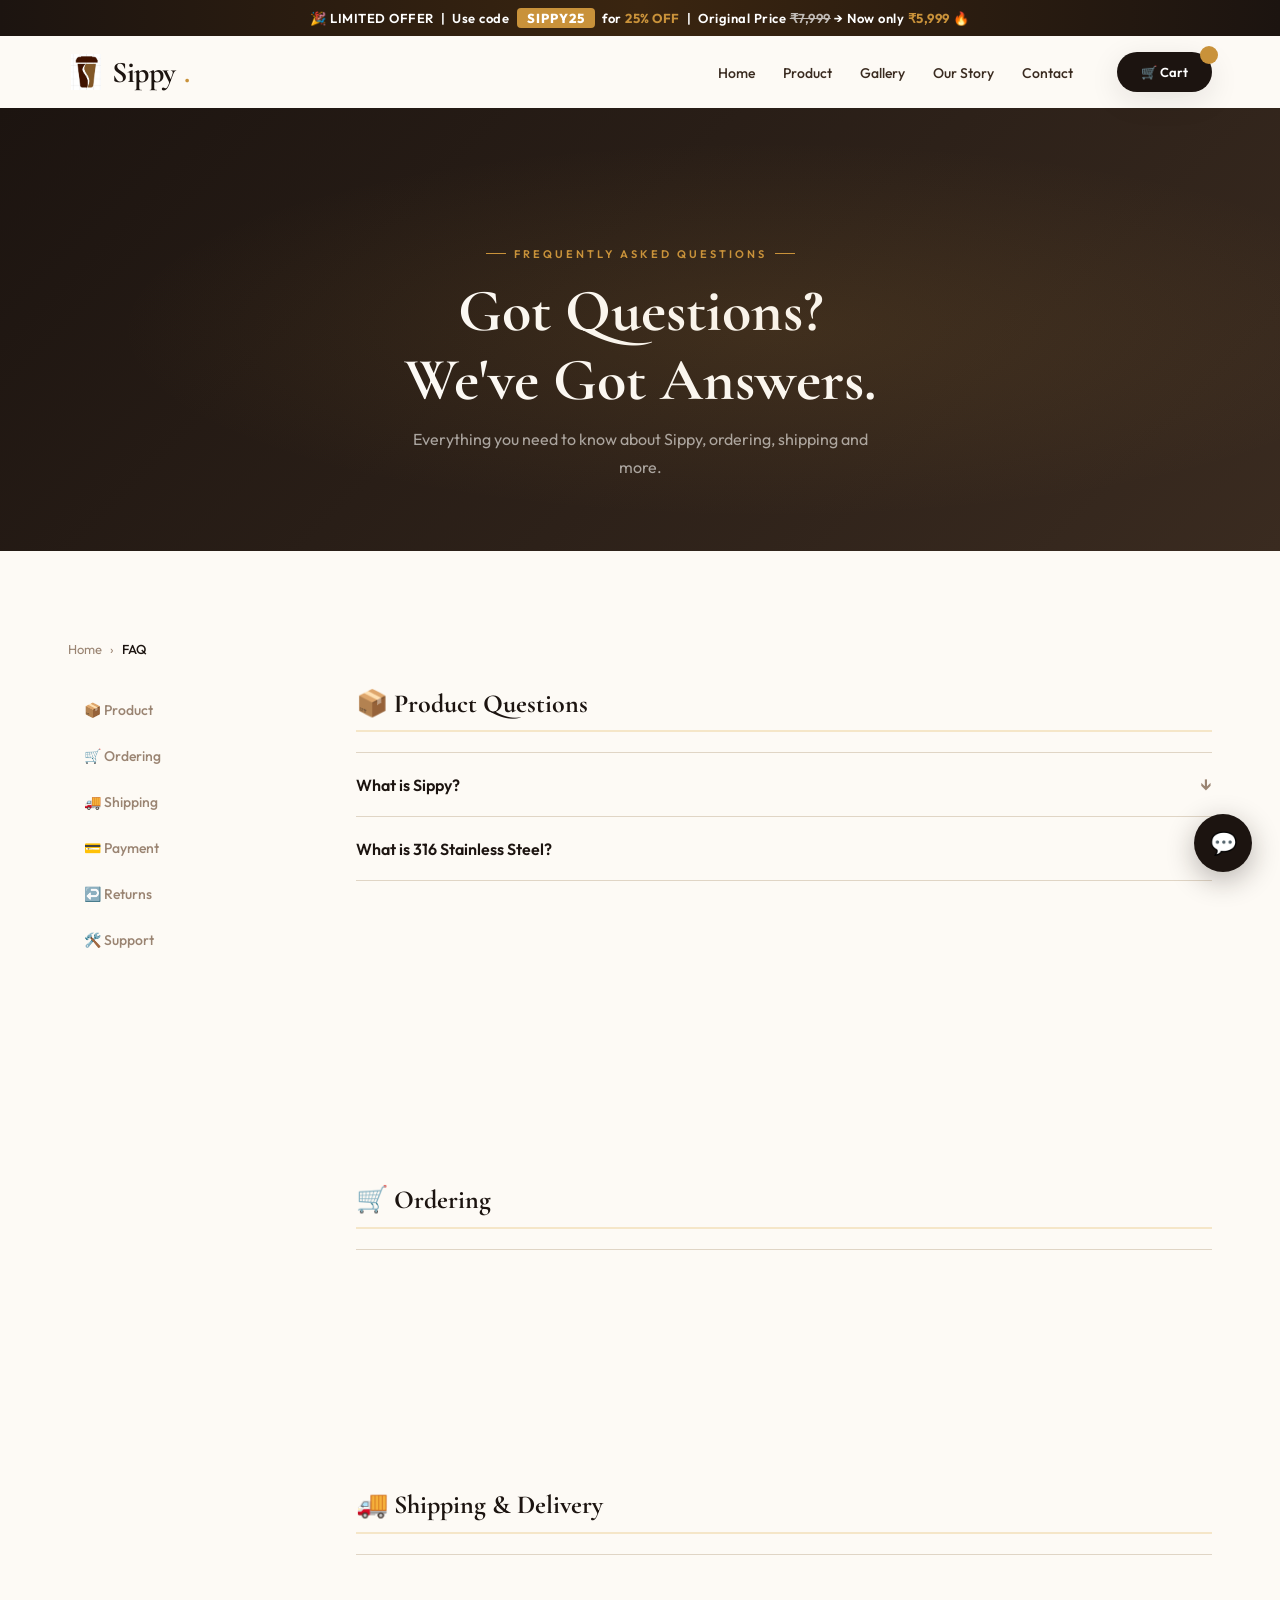
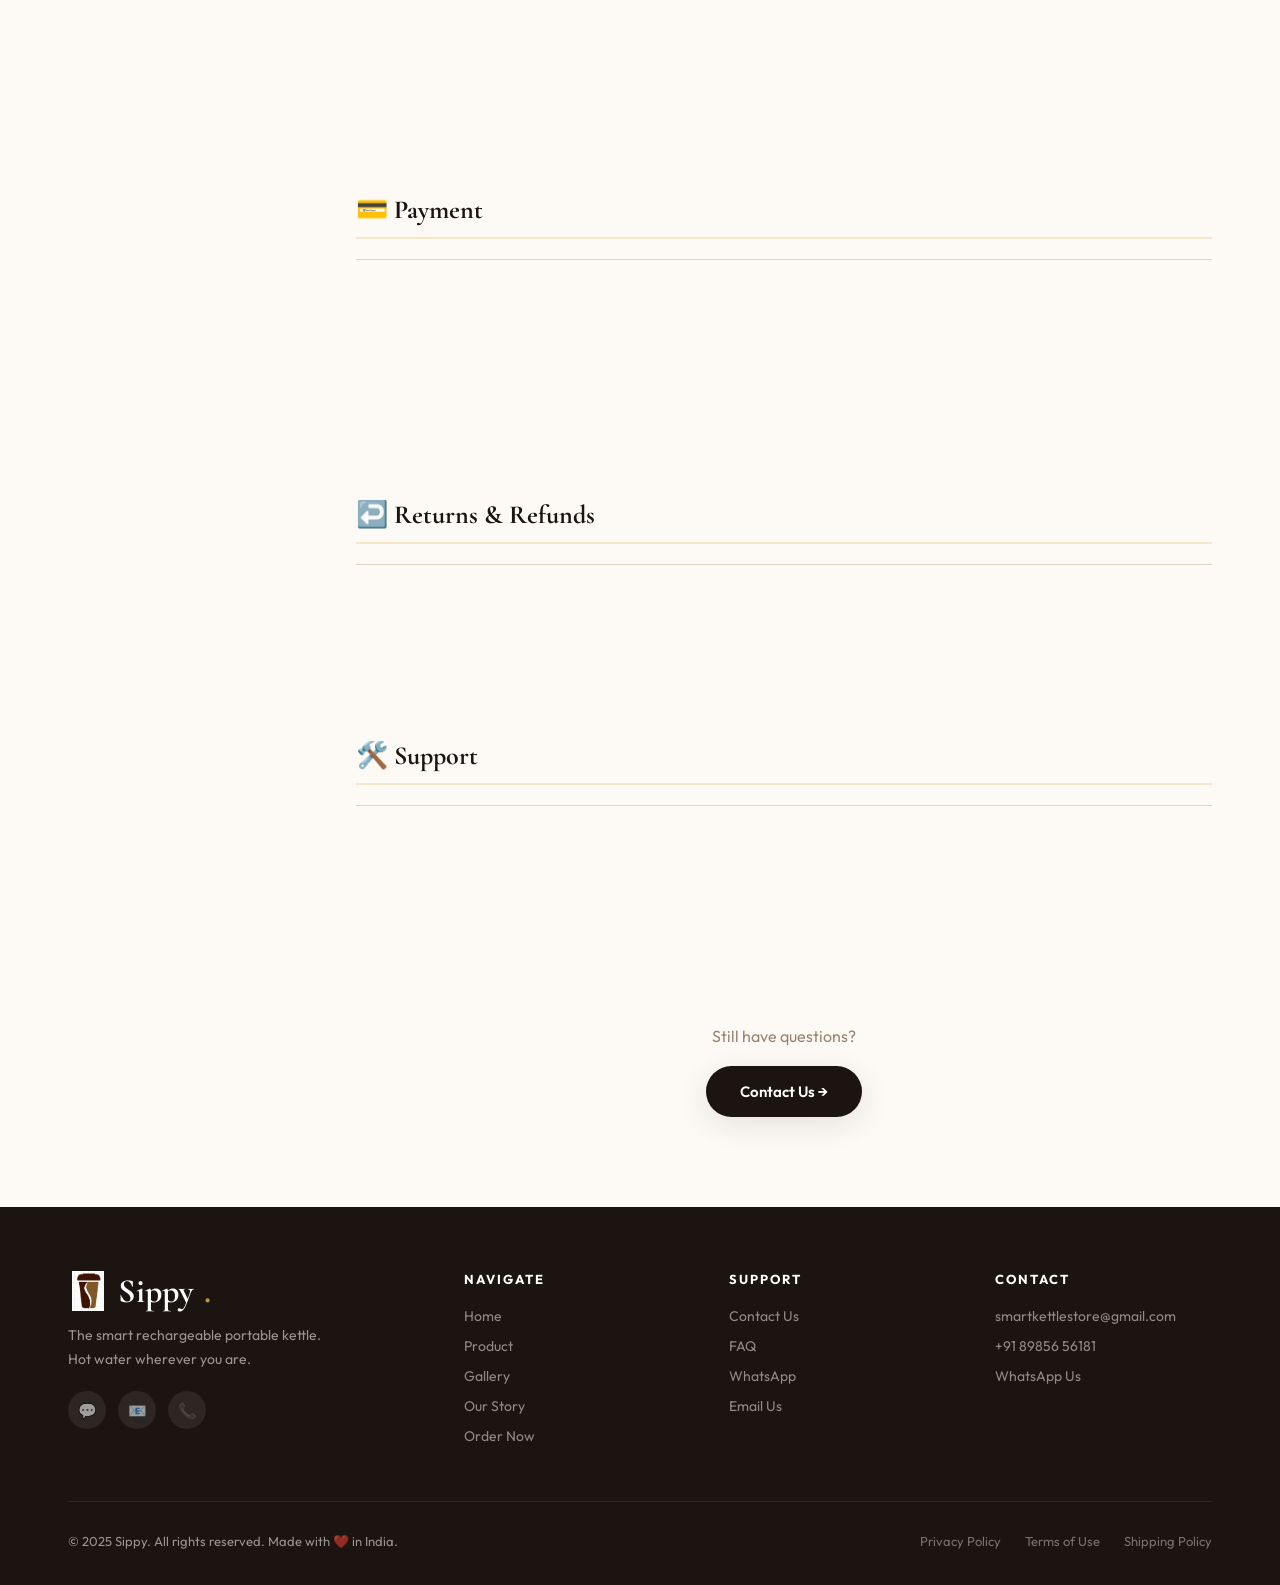
<file: sippy_new/pages/faq.html>
<!DOCTYPE html>
<html lang="en">
<head>
  <meta charset="UTF-8" />
  <meta name="viewport" content="width=device-width, initial-scale=1.0" />
  <meta name="base" content="../" />
  <title>Sippy — FAQ</title>
  <link rel="stylesheet" href="../css/global.css" />
  <link rel="stylesheet" href="../css/product.css" />
  <style>
    .faq-hero { background: linear-gradient(135deg,var(--dark),var(--dark-mid)); padding:130px 0 70px; text-align:center; color:white; position:relative; overflow:hidden; }
    .faq-hero::before { content:''; position:absolute; inset:0; background:radial-gradient(ellipse at 60% 50%, rgba(201,146,58,0.12), transparent 60%); pointer-events:none; }
    .faq-hero h1 { font-size:clamp(36px,5vw,60px); color:white; margin-bottom:10px; }
    .faq-hero p { color:rgba(255,255,255,0.6); font-size:16px; max-width:480px; margin:0 auto; }
    .faq-page-grid { display:grid; grid-template-columns:240px 1fr; gap:48px; align-items:start; }
    .faq-categories { position:sticky; top:96px; }
    .faq-cat-item { display:block; padding:12px 16px; border-radius:var(--radius-md); font-size:14px; font-weight:500; color:var(--muted); margin-bottom:4px; cursor:pointer; transition:all var(--transition); }
    .faq-cat-item:hover, .faq-cat-item.active { background:var(--gold-pale); color:var(--gold); font-weight:600; }
    .faq-section-group { margin-bottom:48px; }
    .faq-section-group h3 { font-size:26px; margin-bottom:20px; padding-bottom:12px; border-bottom:2px solid var(--gold-pale); }
    @media(max-width:768px){ .faq-page-grid { grid-template-columns:1fr; } .faq-categories { position:static; } }
  </style>
  <!-- Google Analytics -->
<script async src="https://www.googletagmanager.com/gtag/js?id=G-D88G42HS1W"></script>
<script>
  window.dataLayer = window.dataLayer || [];
  function gtag(){dataLayer.push(arguments);}
  gtag('js', new Date());
  gtag('config', 'G-D88G42HS1W');
</script>
</head>
<body>
<script>document.addEventListener('DOMContentLoaded',()=>injectNav(''));</script>

<div class="faq-hero">
  <div class="container">
    <div class="label" style="justify-content:center;">Frequently Asked Questions</div>
    <h1>Got Questions?<br/>We've Got Answers.</h1>
    <p>Everything you need to know about Sippy, ordering, shipping and more.</p>
  </div>
</div>

<section class="section">
  <div class="container">
    <div class="breadcrumb"><a href="../index.html">Home</a> › <span>FAQ</span></div>
    <div class="faq-page-grid">
      <div class="faq-categories">
        <div class="faq-cat-item active" onclick="scrollTo('product')">📦 Product</div>
        <div class="faq-cat-item" onclick="scrollTo('ordering')">🛒 Ordering</div>
        <div class="faq-cat-item" onclick="scrollTo('shipping')">🚚 Shipping</div>
        <div class="faq-cat-item" onclick="scrollTo('payment')">💳 Payment</div>
        <div class="faq-cat-item" onclick="scrollTo('returns')">↩️ Returns</div>
        <div class="faq-cat-item" onclick="scrollTo('support')">🛠️ Support</div>
      </div>

      <div class="faq-content">

        <div class="faq-section-group" id="faq-product">
          <h3>📦 Product Questions</h3>
          <div class="faq-list">
            <div class="faq-item reveal"><button class="faq-q" onclick="toggleFaq(this)"><span>What is Sippy?</span><span class="faq-arrow">↓</span></button><div class="faq-a">Sippy is a smart, rechargeable portable electric kettle. It heats up to 300mL of water wirelessly — no power socket needed — to any temperature between 45°C and 100°C using a built-in rechargeable battery and LED temperature control.</div></div>
            <div class="faq-item reveal"><button class="faq-q" onclick="toggleFaq(this)"><span>What is 316 Stainless Steel?</span><span class="faq-arrow">↓</span></button><div class="faq-a">316 is a medical-grade stainless steel alloy that contains molybdenum, making it far more corrosion-resistant and safer than the commonly used 304 grade. It's the same material used in surgical instruments and implants — completely safe for food and beverage contact.</div></div>
            <div class="faq-item reveal"><button class="faq-q" onclick="toggleFaq(this)"><span>What capacity does Sippy have?</span><span class="faq-arrow">↓</span></button><div class="faq-a">Sippy holds 300mL — enough for one generous cup of tea, coffee, a cup of noodles, or baby formula. It's sized for personal use and easy portability.</div></div>
            <div class="faq-item reveal"><button class="faq-q" onclick="toggleFaq(this)"><span>What temperature range does it support?</span><span class="faq-arrow">↓</span></button><div class="faq-a">Sippy heats from 45°C to 100°C (full boil). You can adjust the target temperature in increments using the +/− buttons on the LED panel. This makes it perfect for green tea (70–75°C), coffee (90–95°C), or plain boiling water (100°C).</div></div>
            <div class="faq-item reveal"><button class="faq-q" onclick="toggleFaq(this)"><span>How long does the battery last?</span><span class="faq-arrow">↓</span></button><div class="faq-a">The battery is designed for multiple full heats on a single charge. Exact count depends on target temperature and usage. We recommend charging overnight for a full day of use, similar to how you charge your phone.</div></div>
            <div class="faq-item reveal"><button class="faq-q" onclick="toggleFaq(this)"><span>How do I clean it?</span><span class="faq-arrow">↓</span></button><div class="faq-a">The wide mouth makes cleaning easy. Rinse with warm water after each use. For limescale removal, fill with equal parts water and white vinegar, heat to 70°C, let sit 30 minutes, then rinse thoroughly. Do not submerge the base (electronic component).</div></div>
          </div>
        </div>

        <div class="faq-section-group" id="faq-ordering">
          <h3>🛒 Ordering</h3>
          <div class="faq-list">
            <div class="faq-item reveal"><button class="faq-q" onclick="toggleFaq(this)"><span>How do I place an order?</span><span class="faq-arrow">↓</span></button><div class="faq-a">Click "Buy Now" in the navigation or visit our Checkout page. Fill in your delivery details, then click "Pay Securely" to complete payment via Razorpay. You'll get an email confirmation instantly.</div></div>
            <div class="faq-item reveal"><button class="faq-q" onclick="toggleFaq(this)"><span>Can I order via WhatsApp?</span><span class="faq-arrow">↓</span></button><div class="faq-a">Yes! You can WhatsApp us at +91 8985656181 with your name, address, and phone number. We'll confirm the order and share a payment link.</div></div>
            <div class="faq-item reveal"><button class="faq-q" onclick="toggleFaq(this)"><span>Is there only one variant?</span><span class="faq-arrow">↓</span></button><div class="faq-a">Yes — Sippy currently comes in one variant: Warm Cream / Ivory, 300mL. We may introduce new colours in the future.</div></div>
          </div>
        </div>

        <div class="faq-section-group" id="faq-shipping">
          <h3>🚚 Shipping & Delivery</h3>
          <div class="faq-list">
            <div class="faq-item reveal"><button class="faq-q" onclick="toggleFaq(this)"><span>Is shipping really free?</span><span class="faq-arrow">↓</span></button><div class="faq-a">Yes! Free shipping on all orders across India. No minimum order, no hidden charges. ₹5,999 is the total amount you pay.</div></div>
            <div class="faq-item reveal"><button class="faq-q" onclick="toggleFaq(this)"><span>How long does delivery take?</span><span class="faq-arrow">↓</span></button><div class="faq-a">Orders are dispatched within 1–2 business days. Delivery takes 4–7 working days depending on your location. Metro cities are typically faster (3–5 days).</div></div>
            <div class="faq-item reveal"><button class="faq-q" onclick="toggleFaq(this)"><span>Do you deliver Pan India?</span><span class="faq-arrow">↓</span></button><div class="faq-a">Yes, we deliver across all of India including tier-2 and tier-3 cities. If there's an issue with your pincode, contact us and we'll find a solution.</div></div>
          </div>
        </div>

        <div class="faq-section-group" id="faq-payment">
          <h3>💳 Payment</h3>
          <div class="faq-list">
            <div class="faq-item reveal"><button class="faq-q" onclick="toggleFaq(this)"><span>What payment methods are accepted?</span><span class="faq-arrow">↓</span></button><div class="faq-a">We accept all payment methods via Razorpay: UPI (GPay, PhonePe, Paytm), Credit/Debit Cards (Visa, Mastercard, RuPay), Net Banking, Mobile Wallets, and EMI options on eligible cards.</div></div>
            <div class="faq-item reveal"><button class="faq-q" onclick="toggleFaq(this)"><span>Is my payment information secure?</span><span class="faq-arrow">↓</span></button><div class="faq-a">Absolutely. All payments are processed by Razorpay, which is PCI DSS compliant and used by thousands of businesses in India. Your card details are never stored on our servers.</div></div>
            <div class="faq-item reveal"><button class="faq-q" onclick="toggleFaq(this)"><span>Is Cash on Delivery available?</span><span class="faq-arrow">↓</span></button><div class="faq-a">Currently we accept online payments only via Razorpay. COD may be available in the future. For concerns, WhatsApp us at +91 8985656181.</div></div>
          </div>
        </div>

        <div class="faq-section-group" id="faq-returns">
          <h3>↩️ Returns & Refunds</h3>
          <div class="faq-list">
            <div class="faq-item reveal"><button class="faq-q" onclick="toggleFaq(this)"><span>What is the return policy?</span><span class="faq-arrow">↓</span></button><div class="faq-a">We offer a 30-day satisfaction guarantee. If you're not happy with Sippy for any reason, contact us within 30 days of receiving your order for a full refund or replacement.</div></div>
            <div class="faq-item reveal"><button class="faq-q" onclick="toggleFaq(this)"><span>How do I initiate a return?</span><span class="faq-arrow">↓</span></button><div class="faq-a">Email us at smartkettlestore@gmail.com or WhatsApp +91 8985656181 with your order ID and reason for return. We'll arrange a pickup and process your refund within 5–7 business days.</div></div>
          </div>
        </div>

        <div class="faq-section-group" id="faq-support">
          <h3>🛠️ Support</h3>
          <div class="faq-list">
            <div class="faq-item reveal"><button class="faq-q" onclick="toggleFaq(this)"><span>How do I contact Sippy support?</span><span class="faq-arrow">↓</span></button><div class="faq-a">You can reach us via: Email — smartkettlestore@gmail.com | Phone / WhatsApp — +91 8985656181 | Or use the Contact form on our website. We respond within 4–6 hours on weekdays.</div></div>
            <div class="faq-item reveal"><button class="faq-q" onclick="toggleFaq(this)"><span>My Sippy isn't heating. What do I do?</span><span class="faq-arrow">↓</span></button><div class="faq-a">First, make sure the battery is charged (connect to USB and check LED indicator). Ensure the minimum water level is met. If the issue persists, contact us — we'll troubleshoot or replace it under our guarantee.</div></div>
          </div>
        </div>

        <div class="text-center" style="padding:40px 0 0;">
          <p class="text-muted" style="font-size:16px;">Still have questions?</p>
          <a href="contact.html" class="btn btn-primary mt-16">Contact Us →</a>
        </div>

      </div>
    </div>
  </div>
</section>

<script src="../js/common.js"></script>
<script>
function toggleFaq(btn) {
  const item = btn.parentElement;
  const isOpen = item.classList.contains('open');
  document.querySelectorAll('.faq-item').forEach(f => f.classList.remove('open'));
  if (!isOpen) item.classList.add('open');
}
function scrollTo(id) {
  document.getElementById('faq-' + id)?.scrollIntoView({ behavior:'smooth', block:'start' });
  document.querySelectorAll('.faq-cat-item').forEach(el => el.classList.remove('active'));
  event.target.classList.add('active');
}
</script>
</body>
</html>
</file>
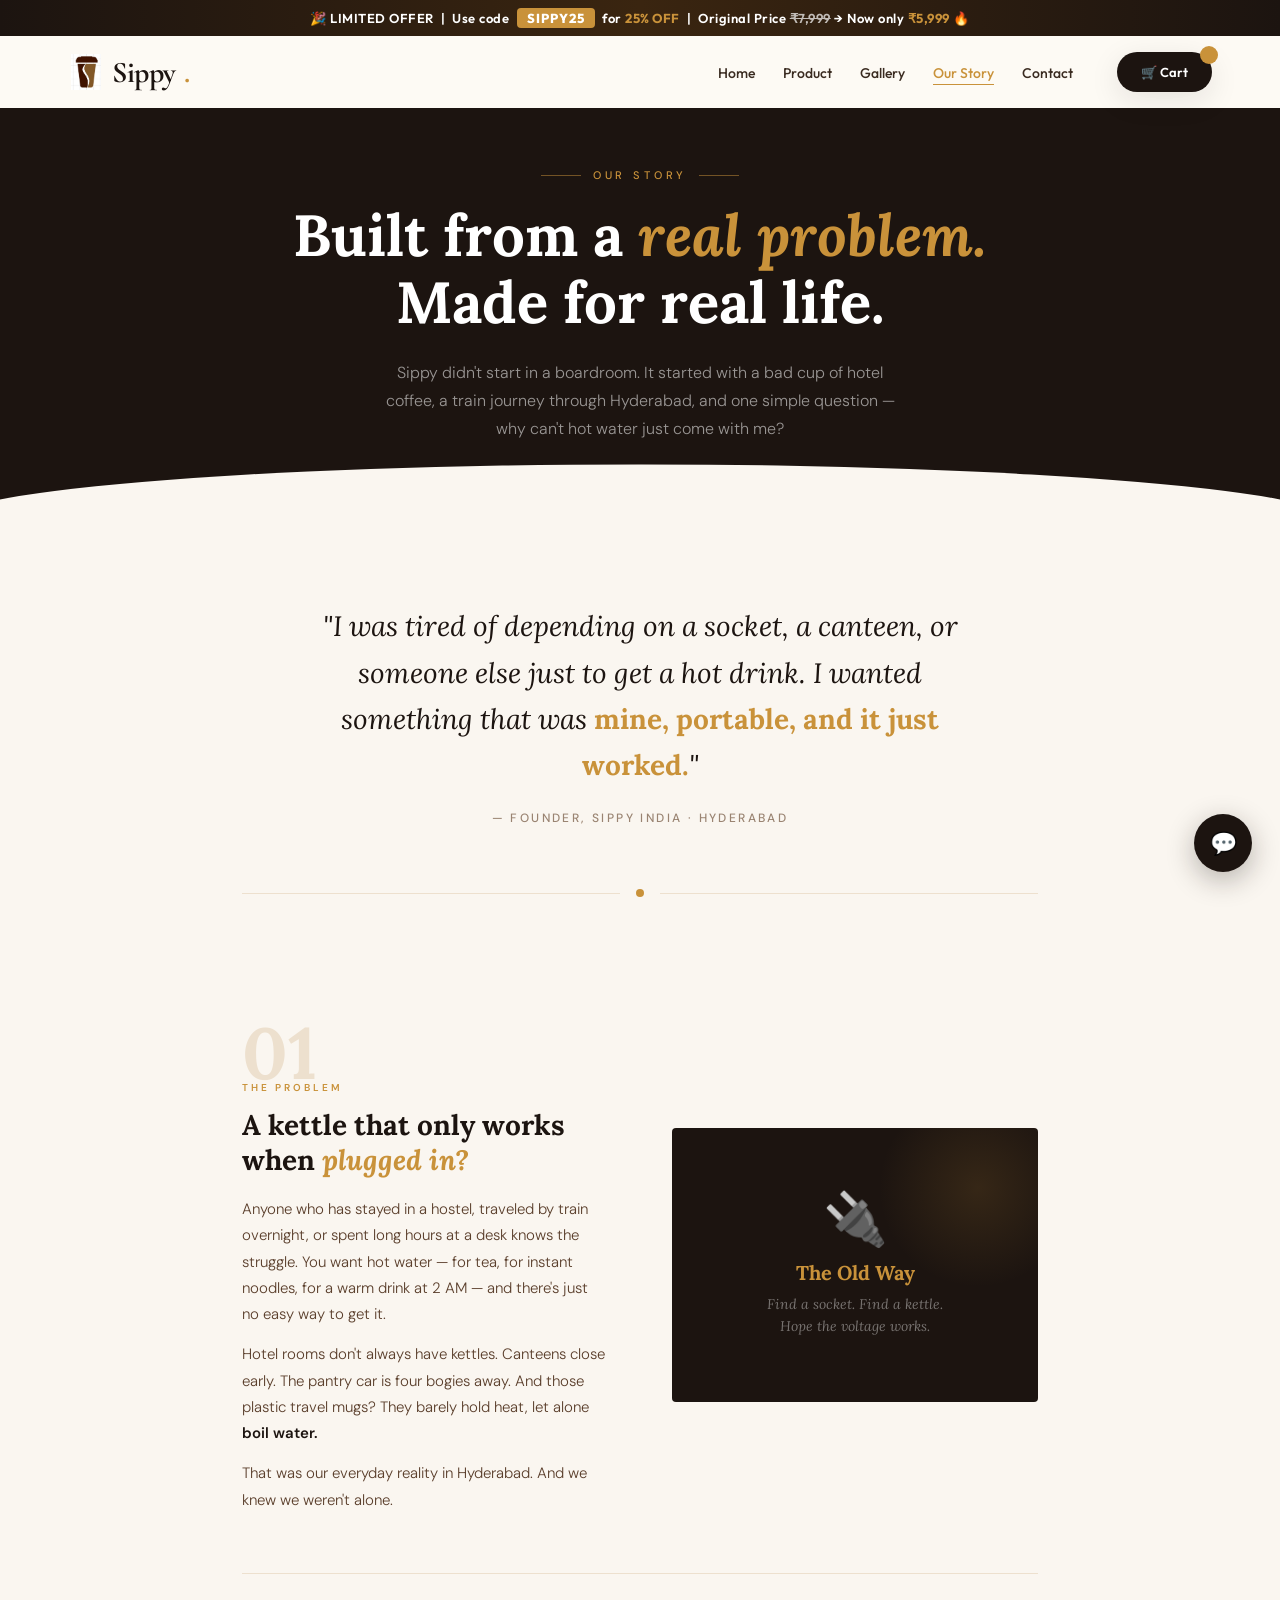
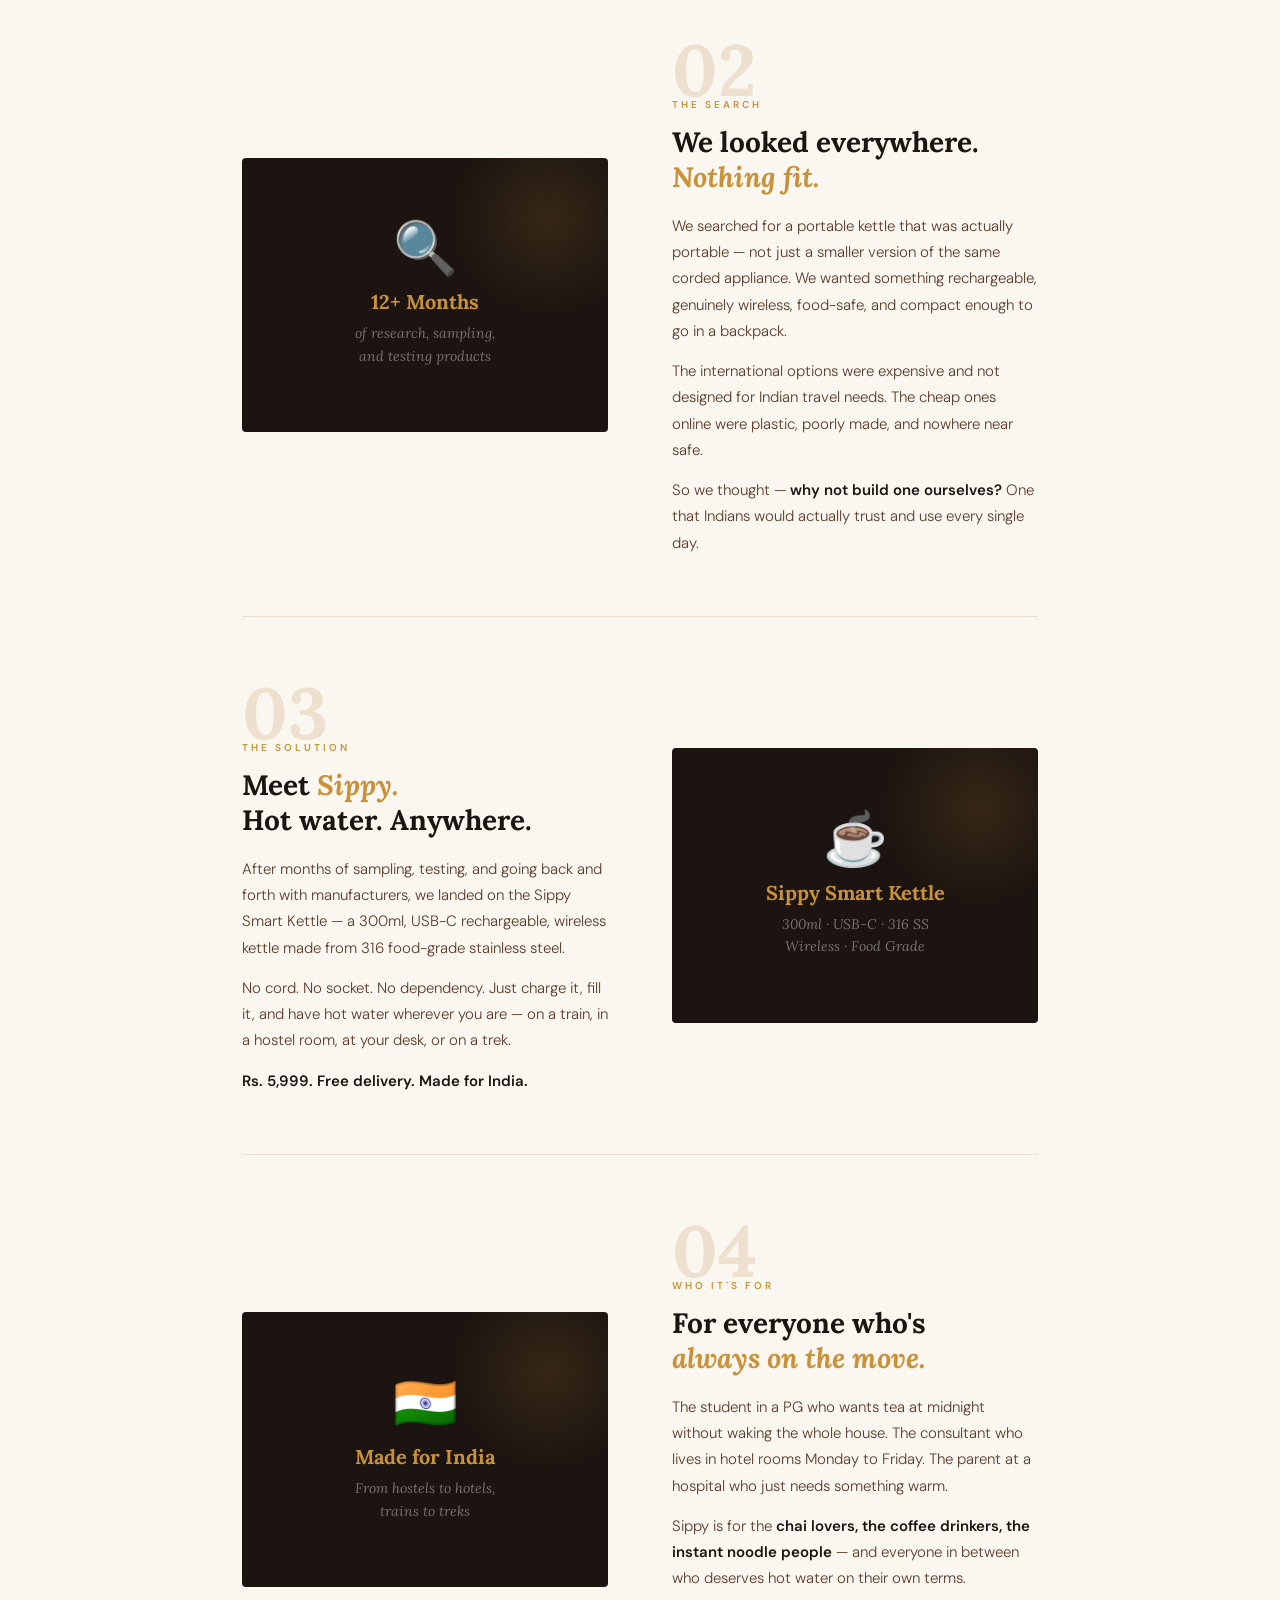
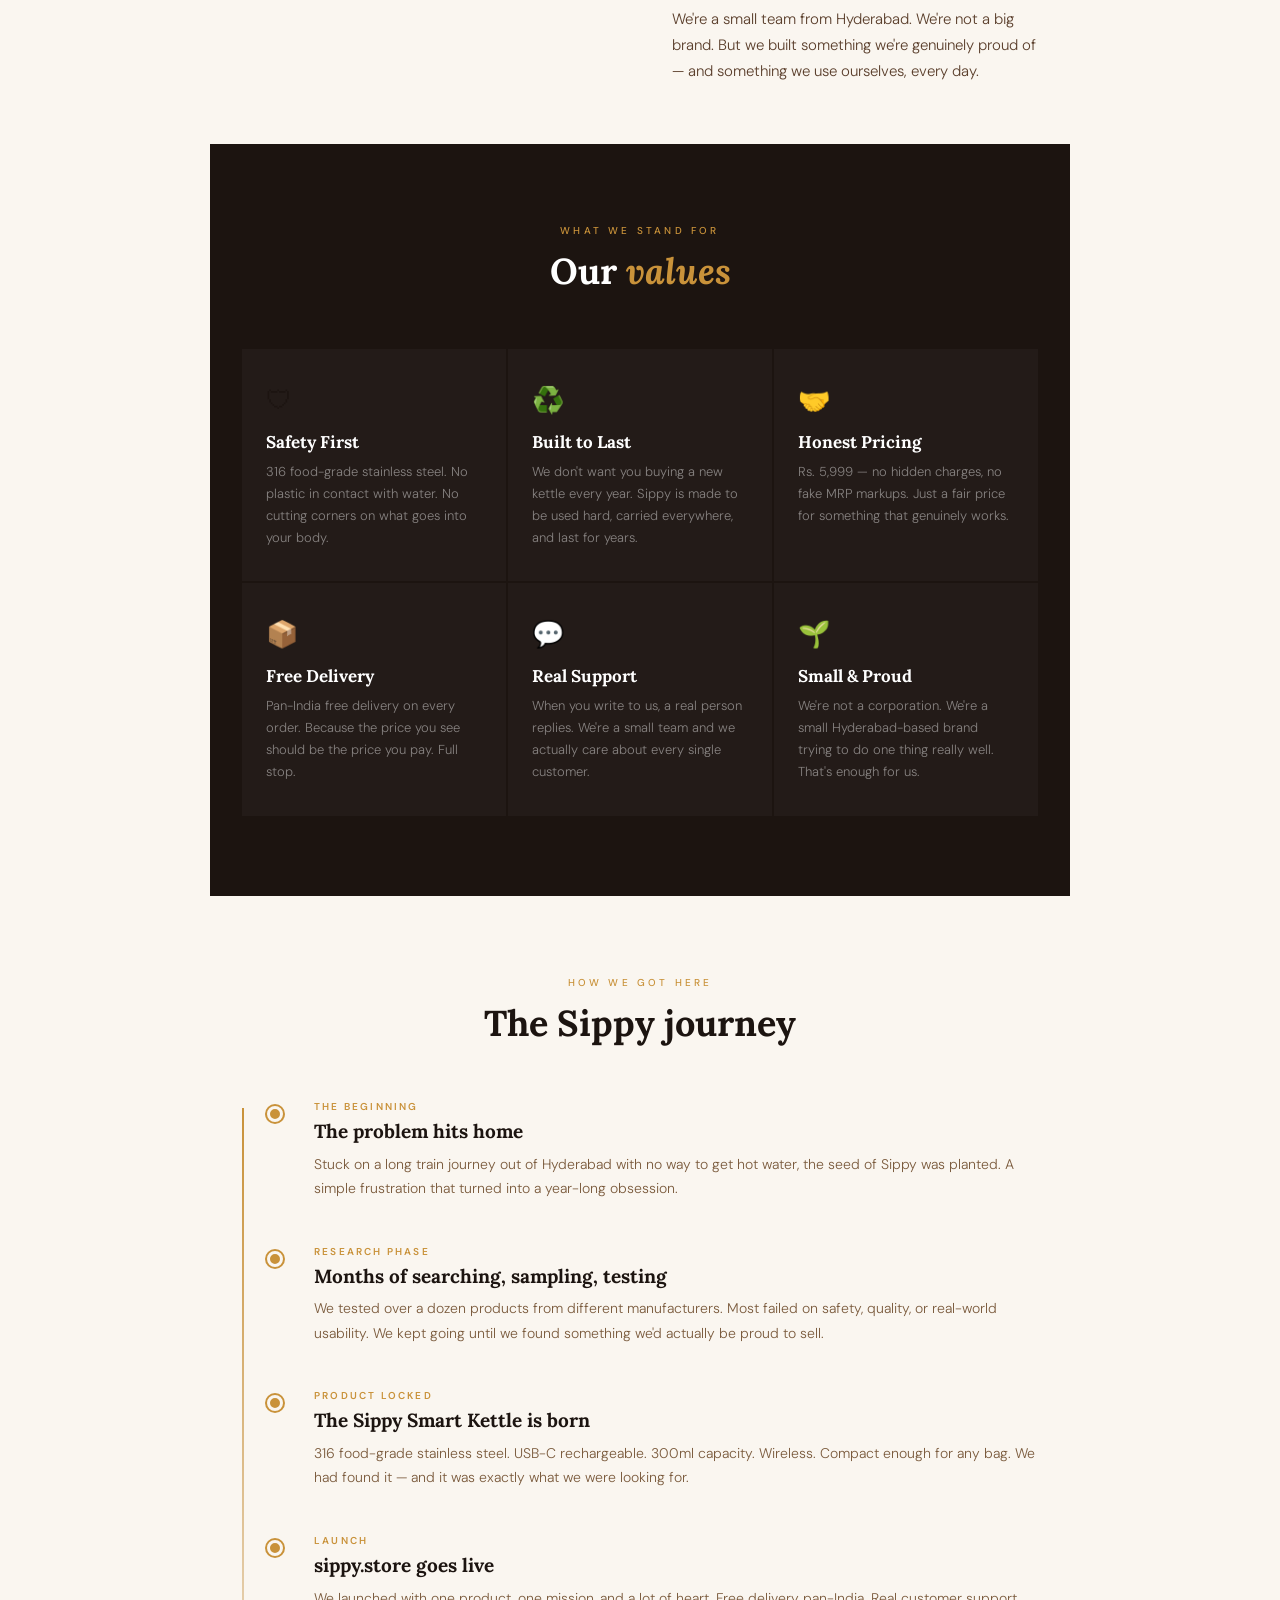
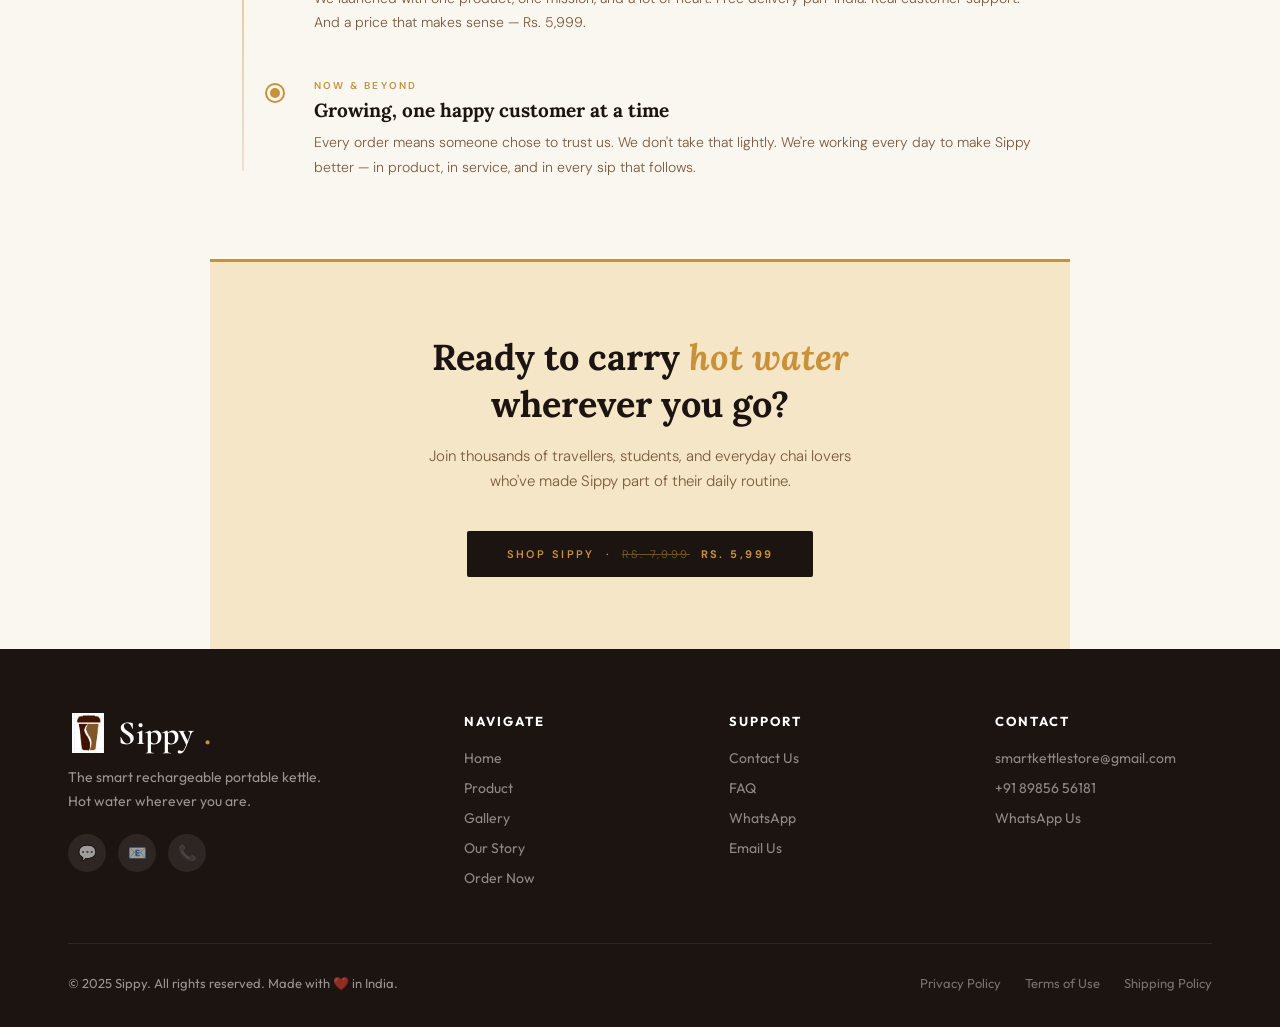
<file: sippy_new/pages/our-story.html>
<!DOCTYPE html>
<html lang="en">
<head>
  <meta charset="UTF-8" />
  <meta name="viewport" content="width=device-width, initial-scale=1.0"/>
  <meta name="base" content="../" />
  <title>Our Story — Sippy</title>
  <link rel="stylesheet" href="../css/global.css" />
  <!-- Google Analytics -->
  <script async src="https://www.googletagmanager.com/gtag/js?id=G-D88G42HS1W"></script>
  <script>
    window.dataLayer = window.dataLayer || [];
    function gtag(){dataLayer.push(arguments);}
    gtag('js', new Date());
    gtag('config', 'G-D88G42HS1W');
  </script>
  <link href="https://fonts.googleapis.com/css2?family=Lora:ital,wght@0,400;0,600;0,700;1,400;1,600&family=DM+Sans:wght@300;400;500;600&display=swap" rel="stylesheet"/>
  <style>
    :root {
      --story-gold:    #C9923A;
      --story-gold-lt: #F5E6C8;
      --story-cream:   #FAF6F0;
      --story-warm:    #EDE0CE;
      --story-muted:   #9A8472;
      --story-dark:    #1C1410;
      --story-text:    #2E1F0F;
    }

    body { background: var(--story-cream); }

    /* ── HERO ── */
    .story-hero {
      background: var(--story-dark);
      padding: 60px 48px 80px;
      position: relative; overflow: hidden;
    }
    .story-hero::after {
      content: '';
      position: absolute;
      bottom: -1px; left: 0; right: 0; height: 60px;
      background: var(--story-cream);
      clip-path: ellipse(55% 100% at 50% 100%);
    }
    .story-hero-inner {
      max-width: 700px; margin: 0 auto;
      text-align: center; position: relative; z-index: 2;
    }
    .story-eyebrow {
      font-size: 11px; font-weight: 500;
      letter-spacing: 0.35em; text-transform: uppercase;
      color: var(--story-gold); margin-bottom: 20px;
      display: flex; align-items: center; justify-content: center; gap: 12px;
      font-family: 'DM Sans', sans-serif;
    }
    .story-eyebrow::before, .story-eyebrow::after {
      content: ''; width: 40px; height: 1px;
      background: var(--story-gold); opacity: 0.5;
    }
    .story-hero-title {
      font-family: 'Lora', serif;
      font-size: clamp(34px, 5vw, 58px);
      font-weight: 700; line-height: 1.15;
      color: #fff; margin-bottom: 24px;
    }
    .story-hero-title em { font-style: italic; color: var(--story-gold); }
    .story-hero-sub {
      font-size: 16px; font-weight: 300; line-height: 1.75;
      color: rgba(255,255,255,0.55);
      max-width: 520px; margin: 0 auto;
      font-family: 'DM Sans', sans-serif;
    }

    /* ── PAGE WRAPPER ── */
    .story-page {
      max-width: 860px; margin: 0 auto; padding: 0 32px;
      font-family: 'DM Sans', sans-serif;
    }

    /* ── OPENING QUOTE ── */
    .story-opening { padding: 80px 0 60px; text-align: center; }
    .story-quote {
      font-family: 'Lora', serif; font-style: italic;
      font-size: clamp(19px, 2.8vw, 28px);
      line-height: 1.65; color: var(--story-dark);
      font-weight: 400; max-width: 680px; margin: 0 auto 20px;
    }
    .story-quote strong { font-style: normal; font-weight: 700; color: var(--story-gold); }
    .story-attr {
      font-size: 12px; font-weight: 500;
      letter-spacing: 0.2em; text-transform: uppercase;
      color: var(--story-muted); font-family: 'DM Sans', sans-serif;
    }

    /* ── DIVIDER ── */
    .story-divider { display: flex; align-items: center; gap: 16px; margin: 0 0 60px; }
    .story-divider-line { flex: 1; height: 1px; background: var(--story-warm); }
    .story-divider-dot { width: 8px; height: 8px; background: var(--story-gold); border-radius: 50%; flex-shrink: 0; }

    /* ── STORY BLOCKS ── */
    .story-block {
      display: grid; grid-template-columns: 1fr 1fr;
      gap: 64px; align-items: center;
      padding: 60px 0; border-bottom: 1px solid var(--story-warm);
    }
    .story-block:last-of-type { border-bottom: none; }
    .story-block.flip { direction: rtl; }
    .story-block.flip > * { direction: ltr; }
    .story-num {
      font-family: 'Lora', serif; font-size: 72px; font-weight: 700;
      color: var(--story-warm); line-height: 1; margin-bottom: -8px;
    }
    .story-label {
      font-size: 10px; font-weight: 600;
      letter-spacing: 0.3em; text-transform: uppercase;
      color: var(--story-gold); margin-bottom: 14px; font-family: 'DM Sans', sans-serif;
    }
    .story-heading {
      font-family: 'Lora', serif;
      font-size: clamp(21px, 2.6vw, 28px);
      font-weight: 700; line-height: 1.25;
      color: var(--story-dark); margin-bottom: 18px;
    }
    .story-heading em { font-style: italic; color: var(--story-gold); }
    .story-body { font-size: 15px; font-weight: 300; line-height: 1.85; color: #5A3E2B; }
    .story-body p + p { margin-top: 14px; }
    .story-body strong { font-weight: 600; color: var(--story-dark); }
    .story-visual {
      background: var(--story-dark); border-radius: 4px;
      aspect-ratio: 4/3; display: flex; flex-direction: column;
      align-items: center; justify-content: center;
      gap: 12px; padding: 40px; position: relative; overflow: hidden;
    }
    .story-visual::before {
      content: ''; position: absolute;
      width: 200px; height: 200px; border-radius: 50%;
      background: radial-gradient(circle, rgba(201,146,58,0.15) 0%, transparent 70%);
      top: -40px; right: -40px;
    }
    .visual-icon { font-size: 52px; line-height: 1; }
    .visual-caption {
      font-family: 'Lora', serif; font-style: italic;
      font-size: 14px; color: rgba(255,255,255,0.4); text-align: center; line-height: 1.6;
    }
    .visual-caption strong {
      display: block; font-style: normal; font-size: 20px;
      font-weight: 700; color: var(--story-gold); margin-bottom: 4px;
    }

    /* ── VALUES ── */
    .values-section { padding: 80px 32px; background: var(--story-dark); margin: 0 -32px; }
    .values-header { text-align: center; margin-bottom: 56px; }
    .values-eyebrow {
      font-size: 10px; font-weight: 500; letter-spacing: 0.32em;
      text-transform: uppercase; color: var(--story-gold); margin-bottom: 14px;
      font-family: 'DM Sans', sans-serif;
    }
    .values-title { font-family: 'Lora', serif; font-size: clamp(24px, 3.2vw, 36px); font-weight: 700; color: #fff; }
    .values-title em { font-style: italic; color: var(--story-gold); }
    .values-grid { display: grid; grid-template-columns: repeat(3, 1fr); gap: 2px; }
    .value-card {
      padding: 32px 24px; background: rgba(255,255,255,0.03);
      border-top: 2px solid transparent; transition: border-color 0.2s, background 0.2s;
    }
    .value-card:hover { border-color: var(--story-gold); background: rgba(201,146,58,0.06); }
    .value-icon { font-size: 26px; margin-bottom: 14px; display: block; }
    .value-name { font-family: 'Lora', serif; font-size: 17px; font-weight: 700; color: #fff; margin-bottom: 8px; }
    .value-desc { font-size: 13px; font-weight: 300; line-height: 1.7; color: rgba(255,255,255,0.45); font-family: 'DM Sans', sans-serif; }

    /* ── TIMELINE ── */
    .timeline-section { padding: 80px 0; }
    .timeline-header { text-align: center; margin-bottom: 56px; }
    .timeline-eyebrow { font-size: 10px; font-weight: 500; letter-spacing: 0.32em; text-transform: uppercase; color: var(--story-gold); margin-bottom: 14px; font-family: 'DM Sans', sans-serif; }
    .timeline-title { font-family: 'Lora', serif; font-size: clamp(24px, 3.2vw, 36px); font-weight: 700; color: var(--story-dark); }
    .story-timeline { position: relative; padding-left: 32px; }
    .story-timeline::before { content: ''; position: absolute; left: 0; top: 8px; bottom: 8px; width: 2px; background: linear-gradient(to bottom, var(--story-gold), var(--story-warm)); }
    .tl-item { position: relative; padding: 0 0 44px 40px; }
    .tl-item:last-child { padding-bottom: 0; }
    .tl-dot { position: absolute; left: -7px; top: 6px; width: 16px; height: 16px; border-radius: 50%; background: var(--story-gold); border: 3px solid var(--story-cream); box-shadow: 0 0 0 2px var(--story-gold); }
    .tl-period { font-size: 10px; font-weight: 600; letter-spacing: 0.22em; text-transform: uppercase; color: var(--story-gold); margin-bottom: 6px; font-family: 'DM Sans', sans-serif; }
    .tl-event { font-family: 'Lora', serif; font-size: 19px; font-weight: 700; color: var(--story-dark); margin-bottom: 8px; line-height: 1.3; }
    .tl-detail { font-size: 14px; font-weight: 300; line-height: 1.75; color: #7A5A3C; font-family: 'DM Sans', sans-serif; }

    /* ── CLOSING CTA ── */
    .story-closing { background: var(--story-gold-lt); border-top: 3px solid var(--story-gold); padding: 72px 32px; text-align: center; margin: 0 -32px; }
    .closing-title { font-family: 'Lora', serif; font-size: clamp(22px, 3.2vw, 36px); font-weight: 700; line-height: 1.3; color: var(--story-dark); margin-bottom: 16px; }
    .closing-title em { font-style: italic; color: var(--story-gold); }
    .closing-sub { font-size: 15px; font-weight: 300; line-height: 1.7; color: #7A5A3C; max-width: 460px; margin: 0 auto 36px; font-family: 'DM Sans', sans-serif; }
    .closing-btn { display: inline-block; background: var(--story-dark); color: var(--story-gold); font-size: 11px; font-weight: 600; letter-spacing: 0.22em; text-transform: uppercase; padding: 16px 40px; border-radius: 2px; text-decoration: none; transition: background 0.2s, color 0.2s; font-family: 'DM Sans', sans-serif; }
    .closing-btn:hover { background: var(--story-gold); color: var(--story-dark); }

    /* ── RESPONSIVE ── */
    @media (max-width: 700px) {
      .story-hero { padding: 40px 20px 60px; }
      .story-page { padding: 0 20px; }
      .story-block { grid-template-columns: 1fr; gap: 28px; }
      .story-block.flip { direction: ltr; }
      .values-grid { grid-template-columns: 1fr; }
      .values-section { margin: 0 -20px; padding: 60px 20px; }
      .story-closing { margin: 0 -20px; padding: 52px 20px; }
    }
  </style>
</head>
<body>

<!-- HERO (sits below the injected nav automatically) -->
<div class="story-hero">
  <div class="story-hero-inner">
    <div class="story-eyebrow">Our Story</div>
    <h1 class="story-hero-title">
      Built from a <em>real problem.</em><br>Made for real life.
    </h1>
    <p class="story-hero-sub">
      Sippy didn't start in a boardroom. It started with a bad cup of hotel coffee,
      a train journey through Hyderabad, and one simple question —
      why can't hot water just come with me?
    </p>
  </div>
</div>

<!-- PAGE CONTENT -->
<div class="story-page">

  <div class="story-opening">
    <p class="story-quote">
      "I was tired of depending on a socket, a canteen, or someone else
      just to get a hot drink. I wanted something that was
      <strong>mine, portable, and it just worked.</strong>"
    </p>
    <p class="story-attr">— Founder, Sippy India · Hyderabad</p>
  </div>

  <div class="story-divider">
    <div class="story-divider-line"></div>
    <div class="story-divider-dot"></div>
    <div class="story-divider-line"></div>
  </div>

  <div class="story-block">
    <div class="story-text">
      <div class="story-num">01</div>
      <div class="story-label">The Problem</div>
      <h2 class="story-heading">A kettle that only works<br>when <em>plugged in?</em></h2>
      <div class="story-body">
        <p>Anyone who has stayed in a hostel, traveled by train overnight, or spent long hours at a desk knows the struggle. You want hot water — for tea, for instant noodles, for a warm drink at 2 AM — and there's just no easy way to get it.</p>
        <p>Hotel rooms don't always have kettles. Canteens close early. The pantry car is four bogies away. And those plastic travel mugs? They barely hold heat, let alone <strong>boil water.</strong></p>
        <p>That was our everyday reality in Hyderabad. And we knew we weren't alone.</p>
      </div>
    </div>
    <div class="story-visual">
      <div class="visual-icon">🔌</div>
      <div class="visual-caption"><strong>The Old Way</strong>Find a socket. Find a kettle.<br>Hope the voltage works.</div>
    </div>
  </div>

  <div class="story-block flip">
    <div class="story-text">
      <div class="story-num">02</div>
      <div class="story-label">The Search</div>
      <h2 class="story-heading">We looked everywhere.<br><em>Nothing fit.</em></h2>
      <div class="story-body">
        <p>We searched for a portable kettle that was actually portable — not just a smaller version of the same corded appliance. We wanted something rechargeable, genuinely wireless, food-safe, and compact enough to go in a backpack.</p>
        <p>The international options were expensive and not designed for Indian travel needs. The cheap ones online were plastic, poorly made, and nowhere near safe.</p>
        <p>So we thought — <strong>why not build one ourselves?</strong> One that Indians would actually trust and use every single day.</p>
      </div>
    </div>
    <div class="story-visual">
      <div class="visual-icon">🔍</div>
      <div class="visual-caption"><strong>12+ Months</strong>of research, sampling,<br>and testing products</div>
    </div>
  </div>

  <div class="story-block">
    <div class="story-text">
      <div class="story-num">03</div>
      <div class="story-label">The Solution</div>
      <h2 class="story-heading">Meet <em>Sippy.</em><br>Hot water. Anywhere.</h2>
      <div class="story-body">
        <p>After months of sampling, testing, and going back and forth with manufacturers, we landed on the Sippy Smart Kettle — a 300ml, USB-C rechargeable, wireless kettle made from 316 food-grade stainless steel.</p>
        <p>No cord. No socket. No dependency. Just charge it, fill it, and have hot water wherever you are — on a train, in a hostel room, at your desk, or on a trek.</p>
        <p><strong>Rs. 5,999. Free delivery. Made for India.</strong></p>
      </div>
    </div>
    <div class="story-visual">
      <div class="visual-icon">☕</div>
      <div class="visual-caption"><strong>Sippy Smart Kettle</strong>300ml · USB-C · 316 SS<br>Wireless · Food Grade</div>
    </div>
  </div>

  <div class="story-block flip">
    <div class="story-text">
      <div class="story-num">04</div>
      <div class="story-label">Who It's For</div>
      <h2 class="story-heading">For everyone who's<br><em>always on the move.</em></h2>
      <div class="story-body">
        <p>The student in a PG who wants tea at midnight without waking the whole house. The consultant who lives in hotel rooms Monday to Friday. The parent at a hospital who just needs something warm.</p>
        <p>Sippy is for the <strong>chai lovers, the coffee drinkers, the instant noodle people</strong> — and everyone in between who deserves hot water on their own terms.</p>
        <p>We're a small team from Hyderabad. We're not a big brand. But we built something we're genuinely proud of — and something we use ourselves, every day.</p>
      </div>
    </div>
    <div class="story-visual">
      <div class="visual-icon">🇮🇳</div>
      <div class="visual-caption"><strong>Made for India</strong>From hostels to hotels,<br>trains to treks</div>
    </div>
  </div>

</div>

<!-- VALUES -->
<div class="story-page">
  <div class="values-section">
    <div class="values-header">
      <div class="values-eyebrow">What We Stand For</div>
      <h2 class="values-title">Our <em>values</em></h2>
    </div>
    <div class="values-grid">
      <div class="value-card"><span class="value-icon">🛡</span><div class="value-name">Safety First</div><div class="value-desc">316 food-grade stainless steel. No plastic in contact with water. No cutting corners on what goes into your body.</div></div>
      <div class="value-card"><span class="value-icon">♻️</span><div class="value-name">Built to Last</div><div class="value-desc">We don't want you buying a new kettle every year. Sippy is made to be used hard, carried everywhere, and last for years.</div></div>
      <div class="value-card"><span class="value-icon">🤝</span><div class="value-name">Honest Pricing</div><div class="value-desc">Rs. 5,999 — no hidden charges, no fake MRP markups. Just a fair price for something that genuinely works.</div></div>
      <div class="value-card"><span class="value-icon">📦</span><div class="value-name">Free Delivery</div><div class="value-desc">Pan-India free delivery on every order. Because the price you see should be the price you pay. Full stop.</div></div>
      <div class="value-card"><span class="value-icon">💬</span><div class="value-name">Real Support</div><div class="value-desc">When you write to us, a real person replies. We're a small team and we actually care about every single customer.</div></div>
      <div class="value-card"><span class="value-icon">🌱</span><div class="value-name">Small & Proud</div><div class="value-desc">We're not a corporation. We're a small Hyderabad-based brand trying to do one thing really well. That's enough for us.</div></div>
    </div>
  </div>
</div>

<!-- TIMELINE -->
<div class="story-page">
  <div class="timeline-section">
    <div class="timeline-header">
      <div class="timeline-eyebrow">How We Got Here</div>
      <h2 class="timeline-title">The Sippy journey</h2>
    </div>
    <div class="story-timeline">
      <div class="tl-item"><div class="tl-dot"></div><div class="tl-period">The Beginning</div><div class="tl-event">The problem hits home</div><div class="tl-detail">Stuck on a long train journey out of Hyderabad with no way to get hot water, the seed of Sippy was planted. A simple frustration that turned into a year-long obsession.</div></div>
      <div class="tl-item"><div class="tl-dot"></div><div class="tl-period">Research Phase</div><div class="tl-event">Months of searching, sampling, testing</div><div class="tl-detail">We tested over a dozen products from different manufacturers. Most failed on safety, quality, or real-world usability. We kept going until we found something we'd actually be proud to sell.</div></div>
      <div class="tl-item"><div class="tl-dot"></div><div class="tl-period">Product Locked</div><div class="tl-event">The Sippy Smart Kettle is born</div><div class="tl-detail">316 food-grade stainless steel. USB-C rechargeable. 300ml capacity. Wireless. Compact enough for any bag. We had found it — and it was exactly what we were looking for.</div></div>
      <div class="tl-item"><div class="tl-dot"></div><div class="tl-period">Launch</div><div class="tl-event">sippy.store goes live</div><div class="tl-detail">We launched with one product, one mission, and a lot of heart. Free delivery pan-India. Real customer support. And a price that makes sense — Rs. 5,999.</div></div>
      <div class="tl-item"><div class="tl-dot"></div><div class="tl-period">Now & Beyond</div><div class="tl-event">Growing, one happy customer at a time</div><div class="tl-detail">Every order means someone chose to trust us. We don't take that lightly. We're working every day to make Sippy better — in product, in service, and in every sip that follows.</div></div>
    </div>
  </div>

  <div class="story-closing">
    <h2 class="closing-title">Ready to carry <em>hot water</em><br>wherever you go?</h2>
    <p class="closing-sub">Join thousands of travellers, students, and everyday chai lovers who've made Sippy part of their daily routine.</p>
    <a href="../pages/checkout.html" class="closing-btn">
      Shop Sippy &nbsp;·&nbsp; <s style="opacity:0.5; font-weight:400;">Rs. 7,999</s> &nbsp;<strong>Rs. 5,999</strong>
    </a>
  </div>
</div>

<script src="../js/common.js"></script>
<script>
  document.addEventListener('DOMContentLoaded', () => {
    injectNav('ourstory');
  });
</script>

</body>
</html>
</file>
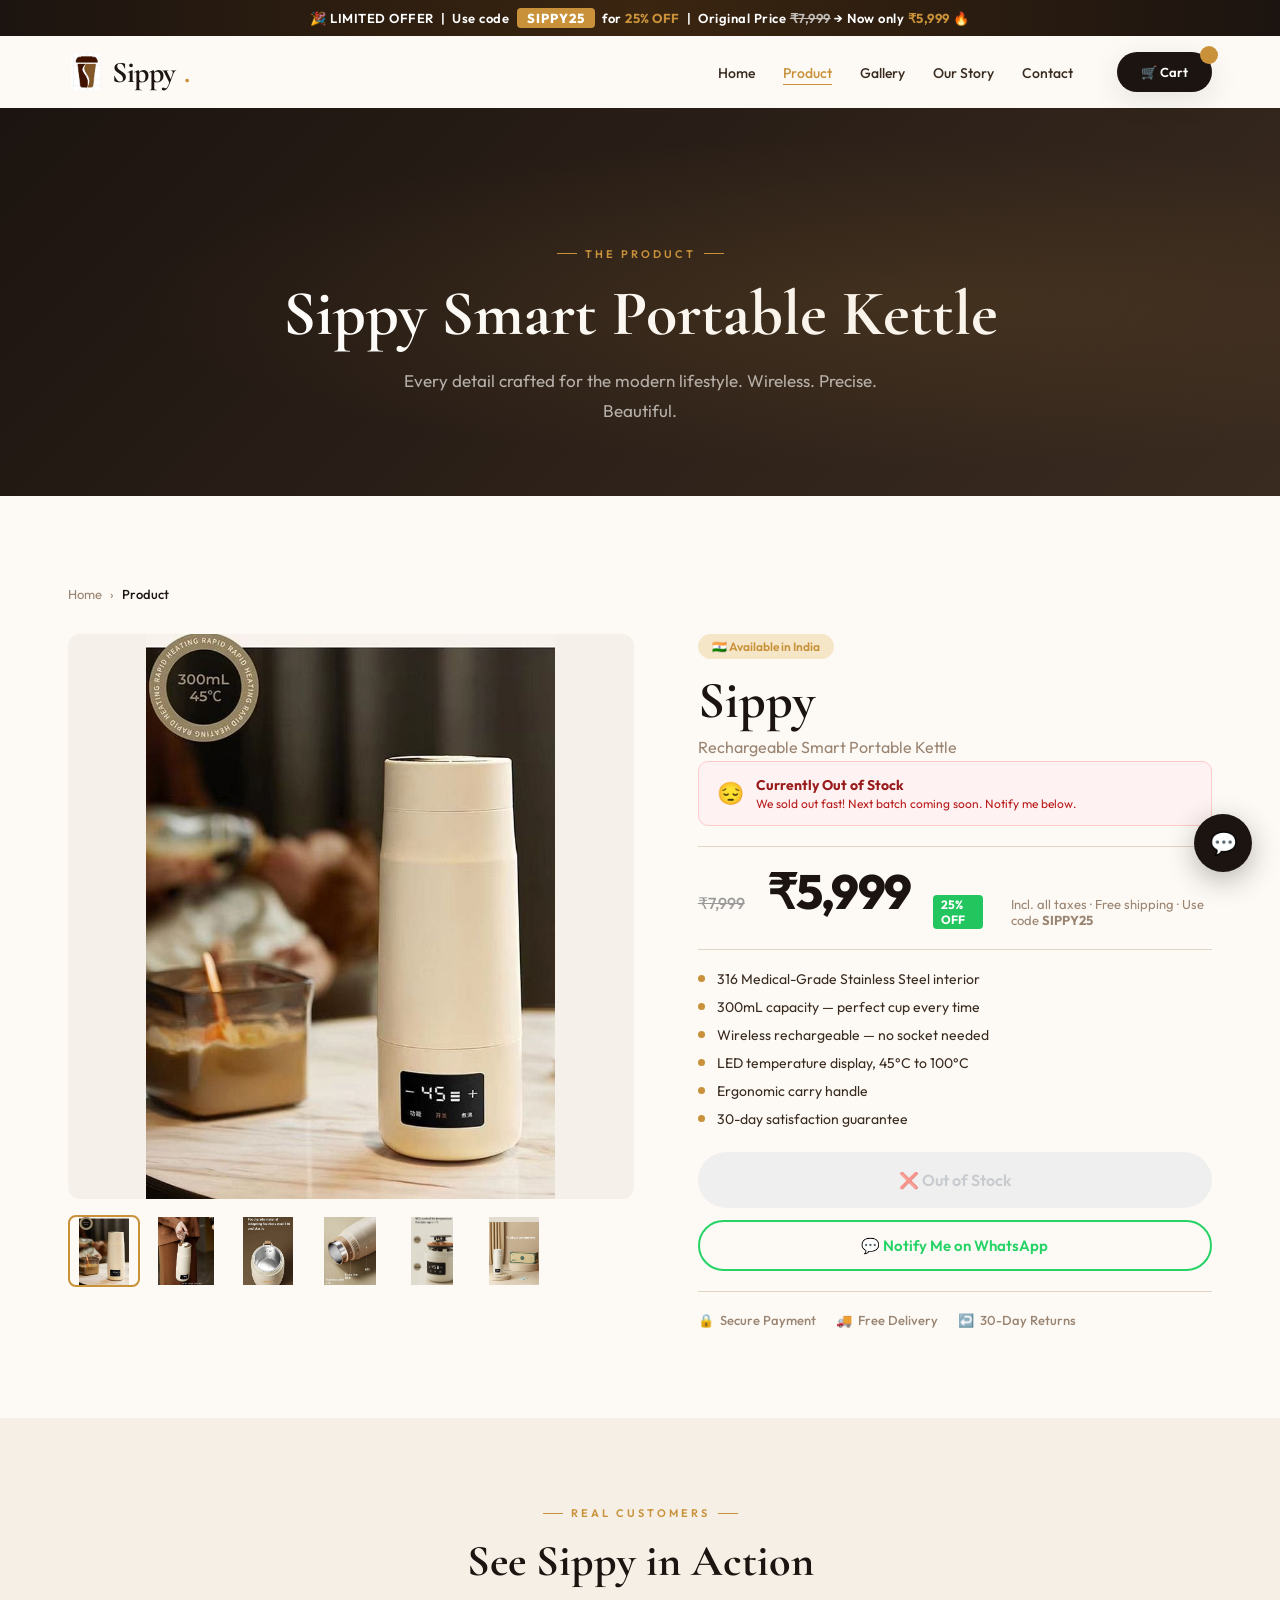
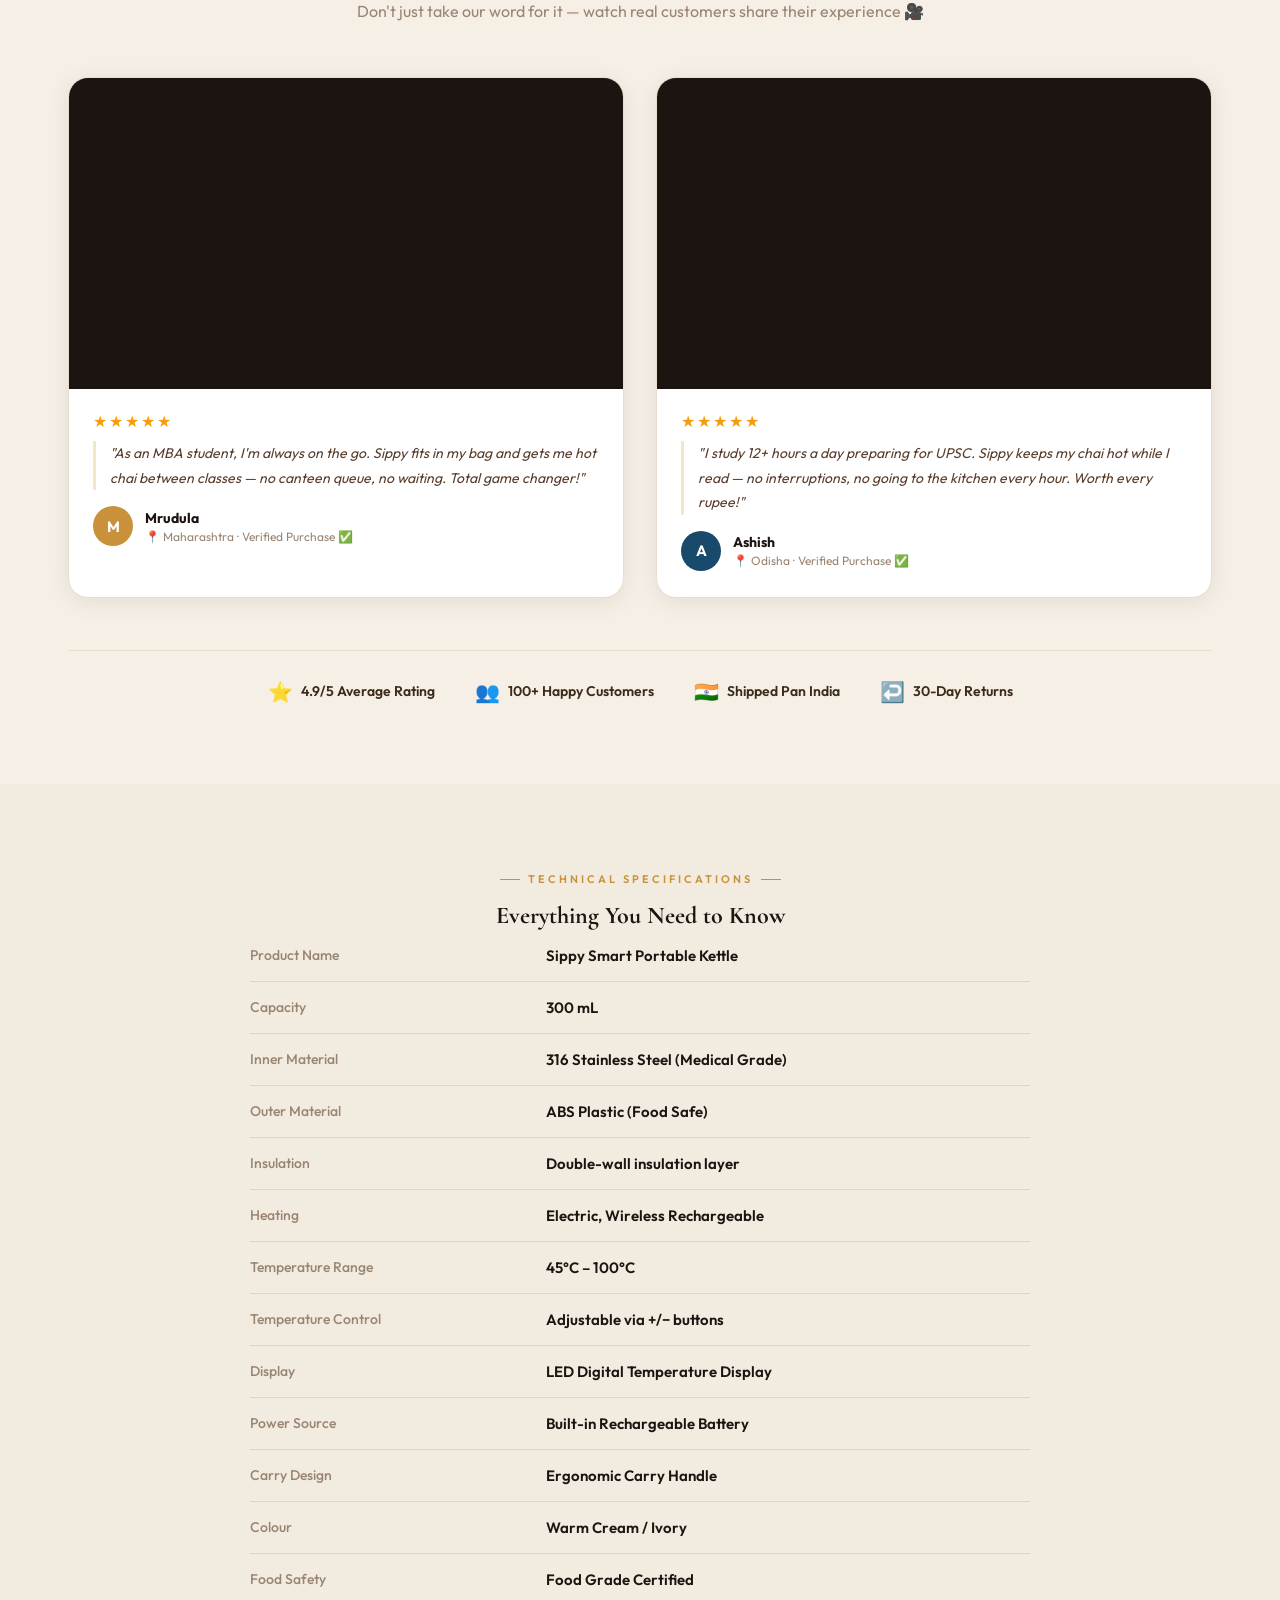
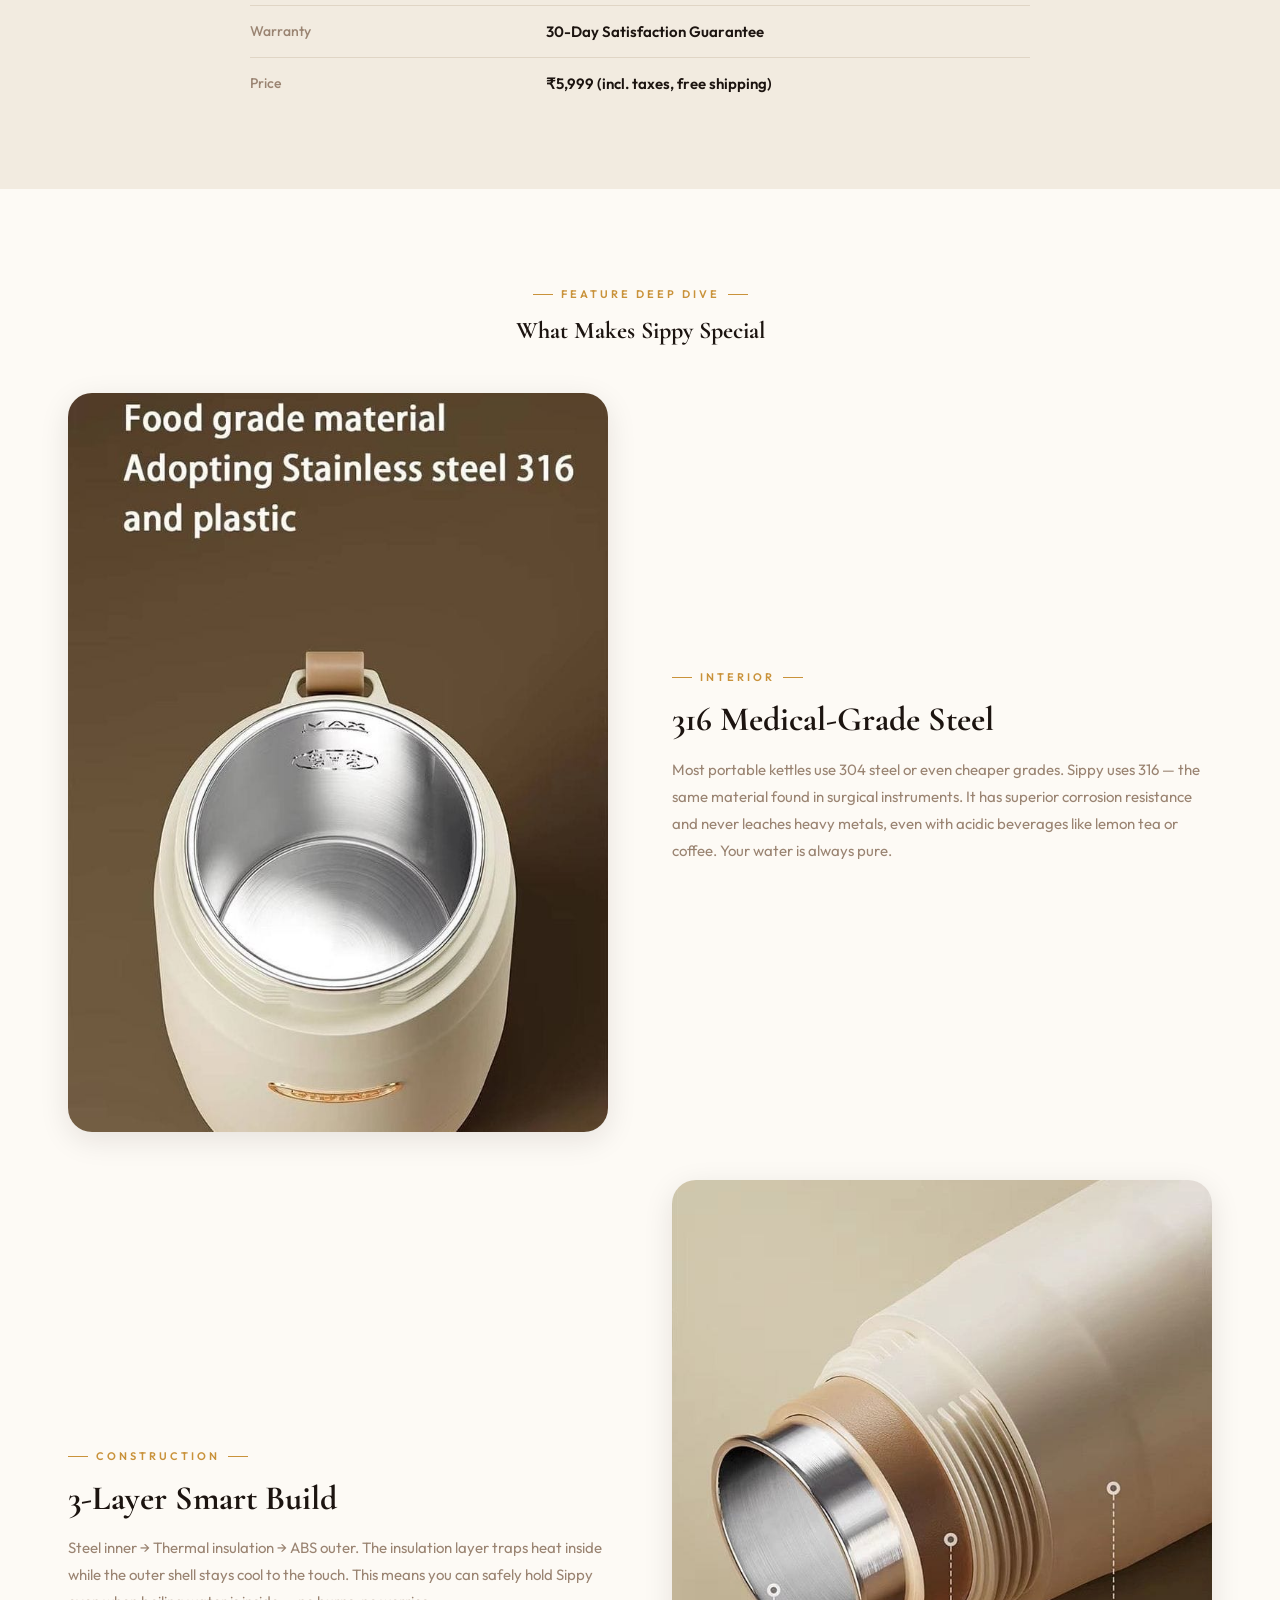
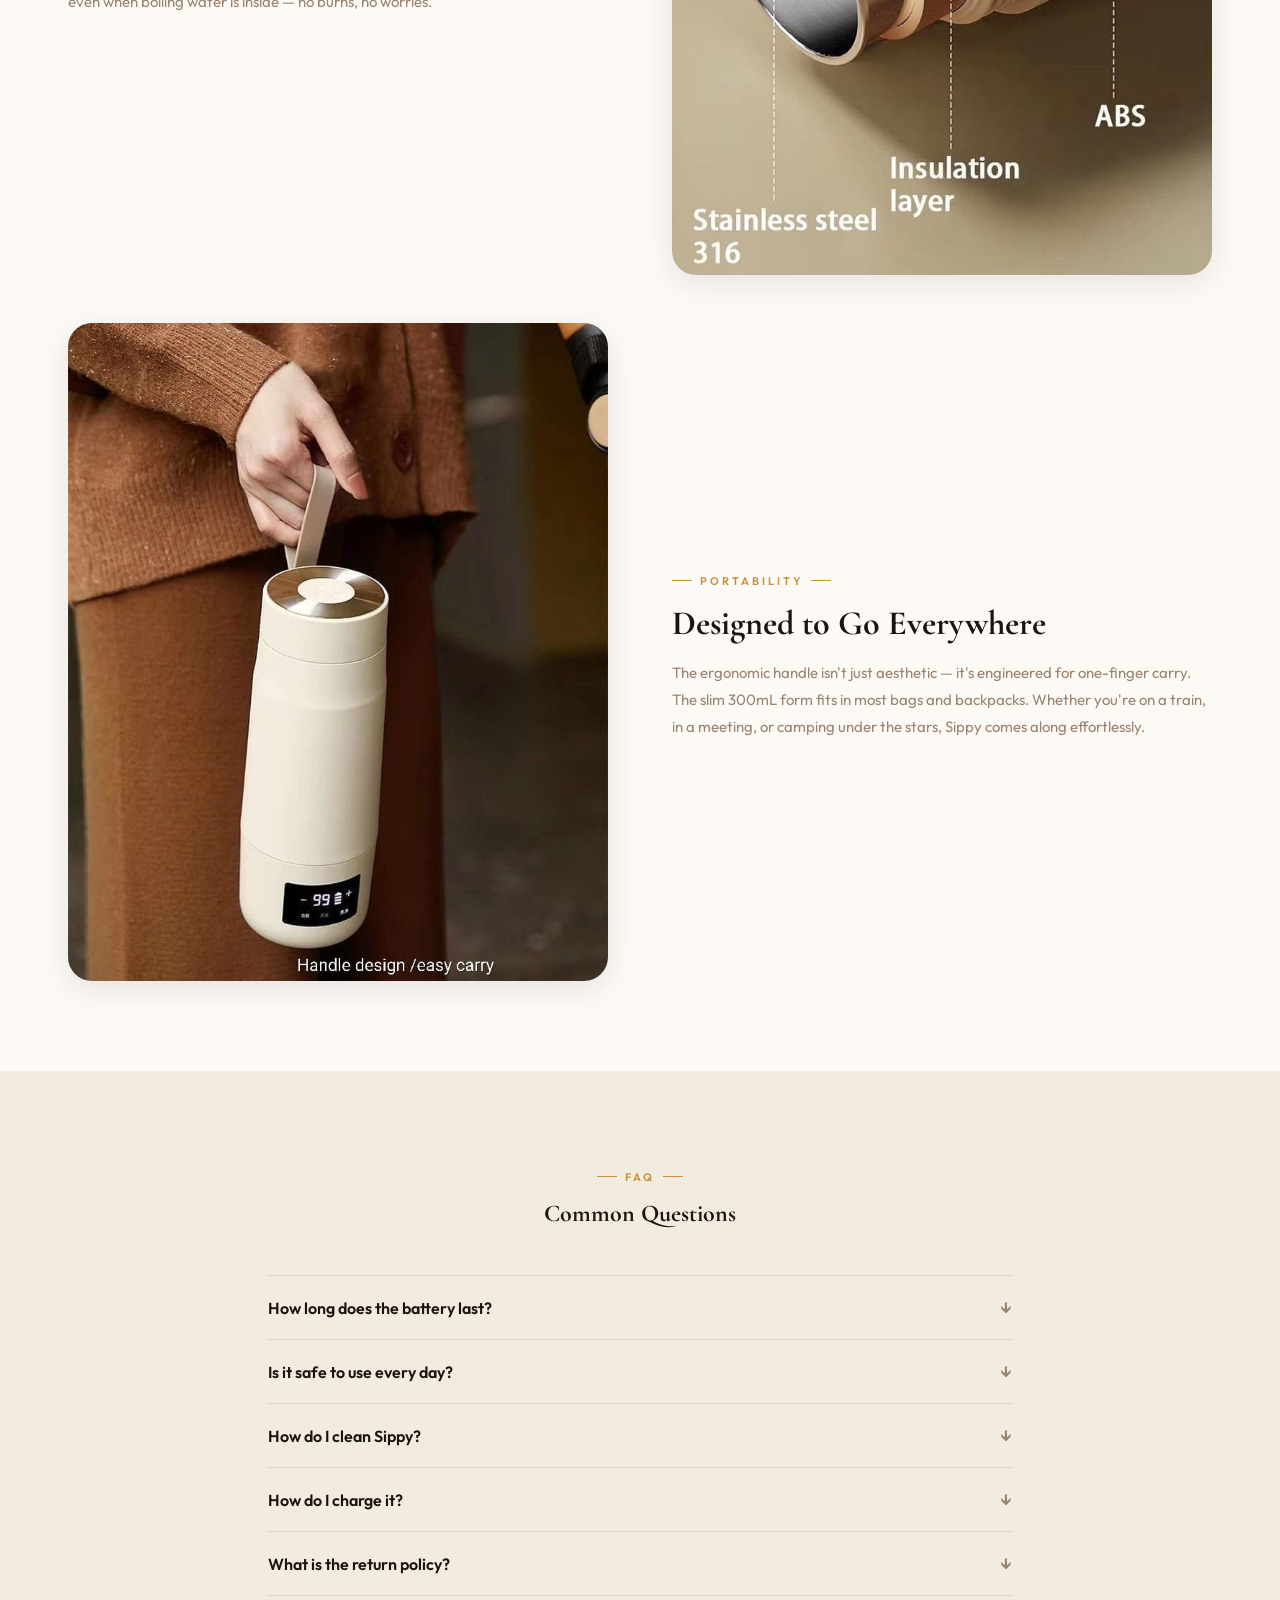
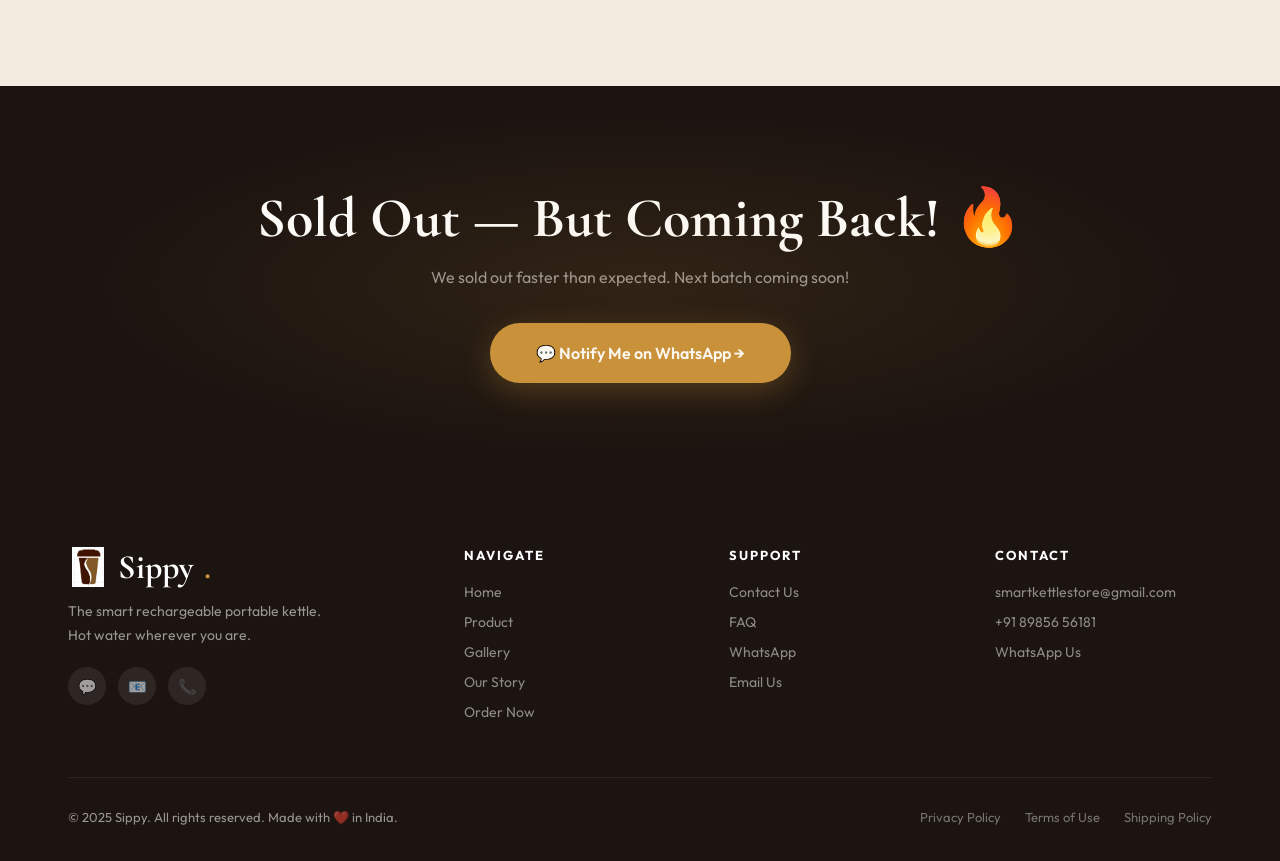
<file: sippy_new/pages/product.html>
<!DOCTYPE html>
<html lang="en">
<head>
  <meta charset="UTF-8" />
  <meta name="viewport" content="width=device-width, initial-scale=1.0" />
  <meta name="base" content="../" />
  <title>Sippy — Product Details</title>
  <link rel="stylesheet" href="../css/global.css" />
  <link rel="stylesheet" href="../css/product.css" />
  <!-- Google Analytics -->
  <script async src="https://www.googletagmanager.com/gtag/js?id=G-D88G42HS1W"></script>
  <script>
    window.dataLayer = window.dataLayer || [];
    function gtag(){dataLayer.push(arguments);}
    gtag('js', new Date());
    gtag('config', 'G-D88G42HS1W');
  </script>
  <style>
    /* ── GALLERY FIX ── */
    .prod-main-img-wrap {
      width: 100%;
      aspect-ratio: 1 / 1;
      overflow: hidden;
      border-radius: 12px;
      background: #f5f0ea;
    }
    .prod-main-img {
      width: 100%;
      height: 100%;
      object-fit: contain;
      display: block;
      transition: opacity 0.2s;
    }
    .prod-thumbs {
      display: flex;
      gap: 10px;
      margin-top: 12px;
      flex-wrap: nowrap;
    }
    .thumb {
      width: 72px;
      height: 72px;
      flex-shrink: 0;
      border-radius: 8px;
      overflow: hidden;
      border: 2px solid transparent;
      cursor: pointer;
      transition: border-color 0.2s;
    }
    .thumb.active,
    .thumb:hover {
      border-color: #C9923A;
    }
    .thumb img {
      width: 100%;
      height: 100%;
      object-fit: contain;
      display: block;
    }

    /* ── VIDEO TESTIMONIALS ── */
    .vid-testimonials {
      padding: 80px 0;
      background: #F5EFE6;
    }
    .vt-header {
      text-align: center;
      margin-bottom: 52px;
    }
    .vt-header h2 {
      font-size: clamp(28px, 4vw, 44px);
      color: #1C1410;
      margin-bottom: 10px;
    }
    .vt-header p {
      color: #9A8472;
      font-size: 16px;
    }
    .vt-grid {
      display: grid;
      grid-template-columns: 1fr 1fr;
      gap: 32px;
      margin-bottom: 52px;
    }
    .vt-card {
      background: #fff;
      border: 1px solid #E8DDD0;
      border-radius: 20px;
      overflow: hidden;
      box-shadow: 0 4px 24px rgba(0,0,0,0.08);
      transition: transform 0.3s, box-shadow 0.3s;
    }
    .vt-card:hover {
      transform: translateY(-5px);
      box-shadow: 0 12px 40px rgba(0,0,0,0.14);
    }
    .vt-video-wrap {
      position: relative;
      width: 100%;
      padding-bottom: 56.25%;
      background: #1C1410;
      overflow: hidden;
    }
    .vt-video-wrap iframe {
      position: absolute;
      top: 0; left: 0;
      width: 100%; height: 100%;
      border: none;
    }
    .vt-info {
      padding: 22px 24px 26px;
    }
    .vt-stars {
      color: #F59E0B;
      font-size: 16px;
      letter-spacing: 2px;
      margin-bottom: 10px;
    }
    .vt-quote {
      font-size: 14px;
      line-height: 1.75;
      color: #5A3E2B;
      font-style: italic;
      padding-left: 14px;
      border-left: 3px solid #F5E6C8;
      margin-bottom: 16px;
    }
    .vt-reviewer {
      display: flex;
      align-items: center;
      gap: 12px;
    }
    .vt-avatar {
      width: 40px; height: 40px;
      border-radius: 50%;
      background: #C9923A;
      color: #fff;
      font-size: 15px; font-weight: 700;
      display: flex; align-items: center; justify-content: center;
      flex-shrink: 0;
    }
    .vt-name {
      font-size: 14px; font-weight: 700;
      color: #1C1410;
    }
    .vt-city {
      font-size: 12px;
      color: #9A8472;
      margin-top: 2px;
    }
    .vt-trust {
      display: flex;
      align-items: center;
      justify-content: center;
      gap: 40px;
      padding: 28px 0 0;
      border-top: 1px solid #E8DDD0;
      flex-wrap: wrap;
    }
    .vt-trust-item {
      display: flex;
      align-items: center;
      gap: 8px;
      font-size: 14px;
      font-weight: 600;
      color: #3D2B1A;
    }
    .vt-trust-item span { font-size: 20px; }
    @media (max-width: 768px) {
      .vt-grid { grid-template-columns: 1fr; gap: 24px; }
      .vt-trust { gap: 20px; }
    }
  </style>
</head>
<body>
<script>document.addEventListener('DOMContentLoaded',()=>injectNav('product'));</script>

<!-- PAGE HERO -->
<div class="page-hero">
  <div class="container">
    <div class="label">The Product</div>
    <h1>Sippy Smart Portable Kettle</h1>
    <p>Every detail crafted for the modern lifestyle. Wireless. Precise. Beautiful.</p>
  </div>
</div>

<!-- PRODUCT MAIN SECTION -->
<section class="section">
  <div class="container">
    <div class="breadcrumb">
      <a href="../index.html">Home</a> › <span>Product</span>
    </div>
    <div class="prod-main-grid">
      <!-- IMAGE GALLERY -->
      <div class="prod-gallery">
        <div class="prod-main-img-wrap">
          <img src="../images/product-main.jpeg" alt="Sippy main view" class="prod-main-img" id="mainImg" />
        </div>
        <div class="prod-thumbs">
          <div class="thumb active" onclick="switchImg('../images/product-main.jpeg',this)">
            <img src="../images/product-main.jpeg" alt="Main view" />
          </div>
          <div class="thumb" onclick="switchImg('../images/product-lifestyle.jpeg',this)">
            <img src="../images/product-lifestyle.jpeg" alt="Lifestyle" />
          </div>
          <div class="thumb" onclick="switchImg('../images/product-interio.jpeg',this)">
            <img src="../images/product-interio.jpeg" alt="Interior" />
          </div>
          <div class="thumb" onclick="switchImg('../images/product-detail.jpeg',this)">
            <img src="../images/product-detail.jpeg" alt="Detail" />
          </div>
          <div class="thumb" onclick="switchImg('../images/mcu-control.jpg',this)">
            <img src="../images/mcu-control.jpg" alt="MCU Control" />
          </div>
          <div class="thumb" onclick="switchImg('../images/product-parameters.jpg',this)">
            <img src="../images/product-parameters.jpg" alt="Product Parameters" />
          </div>
        </div>
      </div>

      <!-- PRODUCT INFO -->
      <div class="prod-info">
        <div class="badge" style="margin-bottom:16px;">🇮🇳 Available in India</div>
        <h1 class="prod-title">Sippy</h1>
        <p class="prod-subtitle">Rechargeable Smart Portable Kettle</p>

        <!-- OUT OF STOCK BANNER -->
        <div style="background:#FEF2F2;border:1px solid #FECACA;border-radius:10px;padding:14px 18px;margin-bottom:20px;display:flex;align-items:center;gap:12px;">
          <span style="font-size:22px;">😔</span>
          <div>
            <div style="font-size:14px;font-weight:700;color:#991B1B;">Currently Out of Stock</div>
            <div style="font-size:12px;color:#B91C1C;margin-top:2px;">We sold out fast! Next batch coming soon. Notify me below.</div>
          </div>
        </div>

        <div class="prod-price-row">
          <span style="font-size:16px;color:#999;text-decoration:line-through;font-weight:500;">₹7,999</span>
          <span class="prod-price" style="margin-left:8px;">₹5,999</span>
          <span style="background:#22C55E;color:#fff;font-size:12px;font-weight:700;padding:2px 8px;border-radius:4px;margin-left:8px;">25% OFF</span>
          <br/><span class="prod-price-note">Incl. all taxes · Free shipping · Use code <strong>SIPPY25</strong></span>
        </div>

        <div class="prod-highlights">
          <div class="prod-hl"><span class="hl-dot"></span> 316 Medical-Grade Stainless Steel interior</div>
          <div class="prod-hl"><span class="hl-dot"></span> 300mL capacity — perfect cup every time</div>
          <div class="prod-hl"><span class="hl-dot"></span> Wireless rechargeable — no socket needed</div>
          <div class="prod-hl"><span class="hl-dot"></span> LED temperature display, 45°C to 100°C</div>
          <div class="prod-hl"><span class="hl-dot"></span> Ergonomic carry handle</div>
          <div class="prod-hl"><span class="hl-dot"></span> 30-day satisfaction guarantee</div>
        </div>

        <div class="prod-actions">
          <button disabled class="btn btn-lg w-full" style="justify-content:center;background:#E5E7EB;color:#9CA3AF;cursor:not-allowed;border:none;">❌ Out of Stock</button>
          <a href="https://wa.me/918985656181?text=Hi!%20I%20want%20to%20be%20notified%20when%20Sippy%20is%20back%20in%20stock!" target="_blank" class="btn btn-outline w-full" style="justify-content:center;margin-top:12px;color:#25D366;border-color:#25D366;">💬 Notify Me on WhatsApp</a>
        </div>

        <div class="prod-trust-row">
          <div class="ptr"><span>🔒</span> Secure Payment</div>
          <div class="ptr"><span>🚚</span> Free Delivery</div>
          <div class="ptr"><span>↩️</span> 30-Day Returns</div>
        </div>
      </div>
    </div>
  </div>
</section>

<!-- VIDEO TESTIMONIALS -->
<section class="vid-testimonials" id="video-testimonials">
  <div class="container">

    <div class="vt-header reveal">
      <div class="label" style="justify-content:center;">Real Customers</div>
      <h2>See Sippy in Action</h2>
      <p>Don't just take our word for it — watch real customers share their experience 🎥</p>
    </div>

    <div class="vt-grid">

      <!-- Video 1 — Mrudula, Maharashtra -->
      <div class="vt-card reveal">
        <div class="vt-video-wrap">
          <iframe
            src="https://drive.google.com/file/d/1uUWI2fO996tTa580DKwwQ_Q1XYDQSTbI/preview"
            allow="autoplay"
            allowfullscreen
            loading="lazy"
          ></iframe>
        </div>
        <div class="vt-info">
          <div class="vt-stars">★★★★★</div>
          <p class="vt-quote">"As an MBA student, I'm always on the go. Sippy fits in my bag and gets me hot chai between classes — no canteen queue, no waiting. Total game changer!"</p>
          <div class="vt-reviewer">
            <div class="vt-avatar">M</div>
            <div>
              <div class="vt-name">Mrudula</div>
              <div class="vt-city">📍 Maharashtra · Verified Purchase ✅</div>
            </div>
          </div>
        </div>
      </div>

      <!-- Video 2 — Ashish, Odisha -->
      <div class="vt-card reveal" data-delay="150">
        <div class="vt-video-wrap">
          <iframe
            src="https://drive.google.com/file/d/1eZPrUJk8hr1hqXEjQLGO8W_3dbJ-gMev/preview"
            allow="autoplay"
            allowfullscreen
            loading="lazy"
          ></iframe>
        </div>
        <div class="vt-info">
          <div class="vt-stars">★★★★★</div>
          <p class="vt-quote">"I study 12+ hours a day preparing for UPSC. Sippy keeps my chai hot while I read — no interruptions, no going to the kitchen every hour. Worth every rupee!"</p>
          <div class="vt-reviewer">
            <div class="vt-avatar" style="background:#1A4A6B;">A</div>
            <div>
              <div class="vt-name">Ashish</div>
              <div class="vt-city">📍 Odisha · Verified Purchase ✅</div>
            </div>
          </div>
        </div>
      </div>

    </div>

    <div class="vt-trust reveal">
      <div class="vt-trust-item"><span>⭐</span> 4.9/5 Average Rating</div>
      <div class="vt-trust-item"><span>👥</span> 100+ Happy Customers</div>
      <div class="vt-trust-item"><span>🇮🇳</span> Shipped Pan India</div>
      <div class="vt-trust-item"><span>↩️</span> 30-Day Returns</div>
    </div>

  </div>
</section>

<!-- SPECS TABLE -->
<section class="section" style="background:var(--cream-dark);padding:80px 0;">
  <div class="container">
    <div class="text-center reveal">
      <div class="label">Technical Specifications</div>
      <h2>Everything You Need to Know</h2>
    </div>
    <div class="specs-wrap mt-48 reveal" data-delay="100">
      <table class="specs-table">
        <tbody>
          <tr><td class="spec-k">Product Name</td><td class="spec-v">Sippy Smart Portable Kettle</td></tr>
          <tr><td class="spec-k">Capacity</td><td class="spec-v">300 mL</td></tr>
          <tr><td class="spec-k">Inner Material</td><td class="spec-v">316 Stainless Steel (Medical Grade)</td></tr>
          <tr><td class="spec-k">Outer Material</td><td class="spec-v">ABS Plastic (Food Safe)</td></tr>
          <tr><td class="spec-k">Insulation</td><td class="spec-v">Double-wall insulation layer</td></tr>
          <tr><td class="spec-k">Heating</td><td class="spec-v">Electric, Wireless Rechargeable</td></tr>
          <tr><td class="spec-k">Temperature Range</td><td class="spec-v">45°C – 100°C</td></tr>
          <tr><td class="spec-k">Temperature Control</td><td class="spec-v">Adjustable via +/− buttons</td></tr>
          <tr><td class="spec-k">Display</td><td class="spec-v">LED Digital Temperature Display</td></tr>
          <tr><td class="spec-k">Power Source</td><td class="spec-v">Built-in Rechargeable Battery</td></tr>
          <tr><td class="spec-k">Carry Design</td><td class="spec-v">Ergonomic Carry Handle</td></tr>
          <tr><td class="spec-k">Colour</td><td class="spec-v">Warm Cream / Ivory</td></tr>
          <tr><td class="spec-k">Food Safety</td><td class="spec-v">Food Grade Certified</td></tr>
          <tr><td class="spec-k">Warranty</td><td class="spec-v">30-Day Satisfaction Guarantee</td></tr>
          <tr><td class="spec-k">Price</td><td class="spec-v">₹5,999 (incl. taxes, free shipping)</td></tr>
        </tbody>
      </table>
    </div>
  </div>
</section>

<!-- FEATURE DEEP-DIVE -->
<section class="section feat-section">
  <div class="container">
    <div class="text-center reveal">
      <div class="label">Feature Deep Dive</div>
      <h2>What Makes Sippy Special</h2>
    </div>

    <div class="feat-block mt-48">
      <div class="feat-img reveal"><img src="../images/product-interio.jpeg" alt="Interior stainless steel" /></div>
      <div class="feat-text reveal" data-delay="120">
        <div class="label">Interior</div>
        <h3>316 Medical-Grade Steel</h3>
        <p>Most portable kettles use 304 steel or even cheaper grades. Sippy uses 316 — the same material found in surgical instruments. It has superior corrosion resistance and never leaches heavy metals, even with acidic beverages like lemon tea or coffee. Your water is always pure.</p>
      </div>
    </div>

    <div class="feat-block feat-reverse mt-48">
      <div class="feat-img reveal"><img src="../images/product-detail.jpeg" alt="Detail construction" /></div>
      <div class="feat-text reveal" data-delay="120">
        <div class="label">Construction</div>
        <h3>3-Layer Smart Build</h3>
        <p>Steel inner → Thermal insulation → ABS outer. The insulation layer traps heat inside while the outer shell stays cool to the touch. This means you can safely hold Sippy even when boiling water is inside — no burns, no worries.</p>
      </div>
    </div>

    <div class="feat-block mt-48">
      <div class="feat-img reveal"><img src="../images/product-lifestyle.jpeg" alt="Lifestyle carry" /></div>
      <div class="feat-text reveal" data-delay="120">
        <div class="label">Portability</div>
        <h3>Designed to Go Everywhere</h3>
        <p>The ergonomic handle isn't just aesthetic — it's engineered for one-finger carry. The slim 300mL form fits in most bags and backpacks. Whether you're on a train, in a meeting, or camping under the stars, Sippy comes along effortlessly.</p>
      </div>
    </div>
  </div>
</section>

<!-- FAQ -->
<section class="section" style="background:var(--cream-dark);">
  <div class="container container-sm">
    <div class="text-center reveal">
      <div class="label">FAQ</div>
      <h2>Common Questions</h2>
    </div>
    <div class="faq-list mt-48">
      <div class="faq-item reveal" data-delay="0">
        <button class="faq-q" onclick="toggleFaq(this)">
          <span>How long does the battery last?</span><span class="faq-arrow">↓</span>
        </button>
        <div class="faq-a">Sippy's rechargeable battery is designed for multiple full heats on a single charge. Exact duration depends on your usage temperature and frequency. Charge it like your phone — overnight — and it's ready for a full day of use.</div>
      </div>
      <div class="faq-item reveal" data-delay="60">
        <button class="faq-q" onclick="toggleFaq(this)">
          <span>Is it safe to use every day?</span><span class="faq-arrow">↓</span>
        </button>
        <div class="faq-a">Absolutely. All materials in contact with water (316 stainless steel) are food-grade certified and used in medical instruments. The product meets food safety standards. It's designed for daily, long-term use.</div>
      </div>
      <div class="faq-item reveal" data-delay="120">
        <button class="faq-q" onclick="toggleFaq(this)">
          <span>How do I clean Sippy?</span><span class="faq-arrow">↓</span>
        </button>
        <div class="faq-a">The wide-mouth opening makes cleaning easy. Rinse with warm water after use. For descaling, use a solution of water and white vinegar once a month. Do not submerge the base unit containing the electronics.</div>
      </div>
      <div class="faq-item reveal" data-delay="180">
        <button class="faq-q" onclick="toggleFaq(this)">
          <span>How do I charge it?</span><span class="faq-arrow">↓</span>
        </button>
        <div class="faq-a">Sippy charges via the included charging cable. Connect to any USB power source — wall adapter, power bank, laptop, or car charger. The LED display indicates charging status.</div>
      </div>
      <div class="faq-item reveal" data-delay="240">
        <button class="faq-q" onclick="toggleFaq(this)">
          <span>What is the return policy?</span><span class="faq-arrow">↓</span>
        </button>
        <div class="faq-a">We offer a 30-day satisfaction guarantee. If you're not completely happy with your Sippy, contact us within 30 days of receiving it and we'll arrange a return and full refund. No questions asked.</div>
      </div>
    </div>
  </div>
</section>

<!-- BOTTOM CTA -->
<section class="prod-cta-section">
  <div class="container text-center">
    <h2 class="reveal" style="color:white;font-size:clamp(32px,5vw,56px);">Sold Out — But Coming Back! 🔥</h2>
    <p class="reveal" data-delay="80" style="color:rgba(255,255,255,0.55);margin-top:12px;font-size:16px;">We sold out faster than expected. Next batch coming soon!</p>
    <a href="https://wa.me/918985656181?text=Hi!%20I%20want%20to%20be%20notified%20when%20Sippy%20is%20back%20in%20stock!" target="_blank" class="btn btn-gold btn-lg mt-32 reveal" data-delay="160">💬 Notify Me on WhatsApp →</a>
  </div>
</section>

<script src="../js/common.js"></script>
<script>
function switchImg(src, el) {
  document.getElementById('mainImg').src = src;
  document.querySelectorAll('.thumb').forEach(t => t.classList.remove('active'));
  el.classList.add('active');
}
function toggleFaq(btn) {
  const item = btn.parentElement;
  const isOpen = item.classList.contains('open');
  document.querySelectorAll('.faq-item').forEach(f => f.classList.remove('open'));
  if (!isOpen) item.classList.add('open');
}
</script>
</body>
</html>
</file>
<file: sippy_new/css/global.css>
/* ============================================================
   SIPPY — Global Styles
   ============================================================ */
@import url('https://fonts.googleapis.com/css2?family=Cormorant+Garamond:ital,wght@0,400;0,600;0,700;1,400;1,700&family=Outfit:wght@300;400;500;600;700&display=swap');

*, *::before, *::after { box-sizing: border-box; margin: 0; padding: 0; }
html { scroll-behavior: smooth; font-size: 16px; }
body {
  font-family: 'Outfit', sans-serif;
  background: #FDFAF5;
  color: #1C1410;
  overflow-x: hidden;
  -webkit-font-smoothing: antialiased;
}
img { display: block; max-width: 100%; }
a { text-decoration: none; }
button, input, textarea, select { font-family: inherit; }

/* ===== CSS VARIABLES ===== */
:root {
  --cream:       #FDFAF5;
  --cream-dark:  #F2EBE0;
  --cream-mid:   #E8DFCF;
  --gold:        #C9923A;
  --gold-light:  #E8B96A;
  --gold-pale:   #F5E6C8;
  --dark:        #1C1410;
  --dark-mid:    #3A2B20;
  --brown:       #7A5C3E;
  --muted:       #9A8472;
  --border:      #E0D5C5;
  --white:       #FFFFFF;
  --green:       #22C55E;
  --red:         #EF4444;
  --radius-sm:   8px;
  --radius-md:   16px;
  --radius-lg:   24px;
  --radius-xl:   32px;
  --shadow-sm:   0 2px 8px rgba(28,20,16,0.06);
  --shadow-md:   0 8px 30px rgba(28,20,16,0.10);
  --shadow-lg:   0 20px 60px rgba(28,20,16,0.14);
  --shadow-gold: 0 8px 30px rgba(201,146,58,0.28);
  --transition:  0.25s ease;
}

/* ===== TYPOGRAPHY ===== */
.display { font-family: 'Cormorant Garamond', serif; }
h1,h2,h3 { font-family: 'Cormorant Garamond', serif; line-height: 1.15; }
p { line-height: 1.75; }

/* ===== LAYOUT ===== */
.container { max-width: 1200px; margin: 0 auto; padding: 0 28px; }
.container-sm { max-width: 800px; margin: 0 auto; padding: 0 28px; }
.section { padding: 90px 0; }
.section-sm { padding: 60px 0; }

/* ===== SECTION LABELS ===== */
.label {
  display: inline-flex; align-items: center; gap: 8px;
  font-size: 11px; font-weight: 600; letter-spacing: 3px;
  text-transform: uppercase; color: var(--gold);
  margin-bottom: 16px;
}
.label::before, .label::after {
  content: ''; display: block;
  width: 20px; height: 1px; background: var(--gold);
}

/* ===== BUTTONS ===== */
.btn {
  display: inline-flex; align-items: center; justify-content: center; gap: 8px;
  padding: 14px 32px; border-radius: 50px;
  font-size: 15px; font-weight: 600; cursor: pointer;
  border: 2px solid transparent; transition: all var(--transition);
  white-space: nowrap;
}
.btn-primary {
  background: var(--dark); color: var(--white);
  box-shadow: var(--shadow-md);
}
.btn-primary:hover { background: var(--gold); transform: translateY(-2px); box-shadow: var(--shadow-gold); }
.btn-gold {
  background: var(--gold); color: var(--white);
  box-shadow: var(--shadow-gold);
}
.btn-gold:hover { background: #B07C2A; transform: translateY(-2px); }
.btn-outline {
  background: transparent; color: var(--dark);
  border-color: var(--border);
}
.btn-outline:hover { border-color: var(--gold); color: var(--gold); }
.btn-ghost {
  background: transparent; color: var(--muted);
  padding: 14px 0;
  border-bottom: 1px solid var(--border);
  border-radius: 0;
}
.btn-ghost:hover { color: var(--gold); border-color: var(--gold); }
.btn-lg { padding: 18px 44px; font-size: 16px; }
.btn-sm { padding: 10px 22px; font-size: 13px; }
.btn:disabled { opacity: 0.55; cursor: not-allowed; transform: none !important; }

/* ===== FORM ELEMENTS ===== */
.form-group { display: flex; flex-direction: column; gap: 6px; }
.form-group label { font-size: 13px; font-weight: 600; color: var(--dark-mid); }
.form-group input,
.form-group select,
.form-group textarea {
  padding: 14px 18px;
  border: 1.5px solid var(--border);
  border-radius: var(--radius-md);
  background: var(--white);
  font-size: 15px; color: var(--dark);
  transition: border-color var(--transition), box-shadow var(--transition);
  outline: none; width: 100%;
}
.form-group input:focus,
.form-group select:focus,
.form-group textarea:focus {
  border-color: var(--gold);
  box-shadow: 0 0 0 3px rgba(201,146,58,0.12);
}
.form-group input::placeholder,
.form-group textarea::placeholder { color: var(--muted); }
.form-row { display: grid; grid-template-columns: 1fr 1fr; gap: 16px; }
@media(max-width:600px){ .form-row { grid-template-columns: 1fr; } }

/* ===== CARDS ===== */
.card {
  background: var(--white); border: 1px solid var(--border);
  border-radius: var(--radius-lg); padding: 32px;
  box-shadow: var(--shadow-sm);
}

/* ===== BADGE ===== */
.badge {
  display: inline-flex; align-items: center; gap: 6px;
  padding: 5px 14px; border-radius: 50px;
  font-size: 12px; font-weight: 600;
  background: var(--gold-pale); color: var(--gold);
}

/* ===== DIVIDER ===== */
.divider { height: 1px; background: var(--border); margin: 24px 0; }

/* ===== ALERTS ===== */
.alert { padding: 16px 20px; border-radius: var(--radius-md); font-size: 14px; font-weight: 500; }
.alert-success { background: #DCFCE7; color: #15803D; border: 1px solid #BBF7D0; }
.alert-error { background: #FEE2E2; color: #DC2626; border: 1px solid #FECACA; }

/* ===== SCROLL REVEAL ===== */
.reveal { opacity: 0; transform: translateY(28px); transition: opacity 0.65s ease, transform 0.65s ease; }
.reveal.in { opacity: 1; transform: none; }

/* ===== NAVBAR ===== */
#nav {
  position: sticky; top: 0; left: 0; right: 0; z-index: 99998;
  height: 72px;
  background: rgba(253,250,245,0.93);
  backdrop-filter: blur(14px);
  border-bottom: 1px solid transparent;
  transition: border-color 0.3s, box-shadow 0.3s;
}
#nav.scrolled {
  border-color: var(--border);
  box-shadow: var(--shadow-sm);
}
.nav-wrap {
  height: 72px; display: flex; align-items: center; gap: 36px;
  max-width: 1200px; margin: 0 auto; padding: 0 28px;
}
.nav-logo {
  font-family: 'Cormorant Garamond', serif;
  font-size: 30px; font-weight: 700; color: var(--dark);
  flex-shrink: 0; letter-spacing: -0.5px;
  display: flex; align-items: center; gap: 8px;
}
.nav-logo-img { width: 36px; height: 36px; object-fit: contain; }
.nav-logo span { color: var(--gold); }
.footer-logo { font-family: 'Cormorant Garamond', serif; font-size: 34px; font-weight: 700; color: var(--white); margin-bottom: 12px; display: flex; align-items: center; gap: 10px; }
.footer-logo-img { width: 40px; height: 40px; object-fit: contain; }
.footer-logo span { color: var(--gold); }
.nav-links {
  display: flex; gap: 28px; list-style: none; margin-left: auto;
}
.nav-links a {
  font-size: 14px; font-weight: 500; color: var(--dark-mid);
  transition: color var(--transition); position: relative;
}
.nav-links a::after {
  content: ''; position: absolute; bottom: -3px; left: 0; right: 0; height: 1.5px;
  background: var(--gold); transform: scaleX(0); transform-origin: left;
  transition: transform var(--transition);
}
.nav-links a:hover, .nav-links a.active { color: var(--gold); }
.nav-links a:hover::after, .nav-links a.active::after { transform: scaleX(1); }
.nav-cta { margin-left: 8px; }
.nav-burger { display: none; background: none; border: none; cursor: pointer; color: var(--dark); font-size: 22px; }
.nav-mobile { display: none; flex-direction: column; background: var(--cream); border-top: 1px solid var(--border); padding: 16px 28px; gap: 0; }
.nav-mobile a { padding: 14px 0; font-size: 15px; font-weight: 500; color: var(--dark-mid); border-bottom: 1px solid var(--border); }
.nav-mobile a:last-child { border: none; }
.nav-mobile a:hover { color: var(--gold); }
.nav-mobile.open { display: flex; }
@media(max-width:768px){
  .nav-links, .nav-cta { display: none; }
  .nav-burger { display: block; margin-left: auto; }
}

/* ===== FOOTER ===== */
.footer { background: var(--dark); color: rgba(255,255,255,0.55); padding: 64px 0 32px; }
.footer-grid { display: grid; grid-template-columns: 1.6fr 1fr 1fr 1fr; gap: 48px; margin-bottom: 56px; }
.footer-logo-old-placeholder {}
.footer-tagline { font-size: 14px; line-height: 1.7; margin-bottom: 20px; max-width: 260px; }
.footer-social { display: flex; gap: 12px; }
.footer-social a {
  width: 38px; height: 38px; border-radius: 50%;
  background: rgba(255,255,255,0.08);
  display: flex; align-items: center; justify-content: center;
  font-size: 15px; transition: background var(--transition), color var(--transition);
  color: rgba(255,255,255,0.55);
}
.footer-social a:hover { background: var(--gold); color: white; }
.footer-col h4 { font-size: 13px; font-weight: 700; letter-spacing: 2px; text-transform: uppercase; color: var(--white); margin-bottom: 18px; }
.footer-col ul { list-style: none; display: flex; flex-direction: column; gap: 10px; }
.footer-col ul li a { font-size: 14px; color: rgba(255,255,255,0.5); transition: color var(--transition); }
.footer-col ul li a:hover { color: var(--gold); }
.footer-bottom { border-top: 1px solid rgba(255,255,255,0.08); padding-top: 28px; display: flex; justify-content: space-between; align-items: center; flex-wrap: wrap; gap: 12px; }
.footer-copy { font-size: 13px; }
.footer-bottom-links { display: flex; gap: 24px; }
.footer-bottom-links a { font-size: 13px; color: rgba(255,255,255,0.4); transition: color var(--transition); }
.footer-bottom-links a:hover { color: var(--gold); }
@media(max-width:900px){ .footer-grid { grid-template-columns: 1fr 1fr; gap: 36px; } }
@media(max-width:540px){ .footer-grid { grid-template-columns: 1fr; } .footer-bottom { flex-direction: column; text-align: center; } }

/* ===== CHATBOT ===== */
.chat-fab {
  position: fixed; bottom: 28px; right: 28px; z-index: 9000;
  width: 58px; height: 58px; border-radius: 50%;
  background: var(--dark); color: white;
  display: flex; align-items: center; justify-content: center;
  font-size: 22px; cursor: pointer; border: none;
  box-shadow: 0 8px 28px rgba(28,20,16,0.3);
  transition: transform var(--transition), background var(--transition);
  animation: chatPop 2s ease-in-out infinite;
}
.chat-fab:hover { background: var(--gold); transform: scale(1.08); animation: none; }
@keyframes chatPop { 0%,100%{box-shadow:0 8px 28px rgba(28,20,16,0.3);} 50%{box-shadow:0 8px 44px rgba(201,146,58,0.45);} }
.chat-window {
  position: fixed; bottom: 100px; right: 28px; z-index: 9000;
  width: 350px;
  background: white;
  border-radius: 24px;
  box-shadow: 0 24px 70px rgba(28,20,16,0.18);
  overflow: hidden;
  display: none; flex-direction: column;
  animation: chatSlideIn 0.3s ease;
}
.chat-window.open { display: flex; }
@keyframes chatSlideIn { from{opacity:0;transform:translateY(16px) scale(0.96);} to{opacity:1;transform:none;} }
.chat-head { background: var(--dark); padding: 18px 20px; display: flex; align-items: center; gap: 12px; }
.chat-av { width: 40px; height: 40px; border-radius: 50%; background: var(--gold); display:flex;align-items:center;justify-content:center; font-weight: 700; color: var(--dark); font-size: 17px; flex-shrink:0; }
.chat-name { font-weight: 700; color: white; font-size: 15px; }
.chat-online { font-size: 11px; color: #4ADE80; }
.chat-close { margin-left: auto; background: none; border: none; color: rgba(255,255,255,0.4); cursor: pointer; font-size: 18px; }
.chat-msgs { flex: 1; padding: 16px; overflow-y: auto; max-height: 280px; display: flex; flex-direction: column; gap: 10px; background: #F9F6F1; }
.bot-msg, .user-msg {
  max-width: 84%; padding: 10px 14px;
  font-size: 14px; line-height: 1.55; border-radius: 18px;
}
.bot-msg { background: white; border: 1px solid var(--border); border-radius: 18px 18px 18px 4px; align-self: flex-start; }
.user-msg { background: var(--dark); color: white; border-radius: 18px 18px 4px 18px; align-self: flex-end; }
.qr-wrap { display: flex; flex-wrap: wrap; gap: 6px; margin-top: 6px; }
.qr-btn {
  padding: 6px 12px; border-radius: 20px;
  background: white; border: 1px solid var(--border);
  font-size: 12px; font-family: inherit; cursor: pointer;
  transition: all var(--transition);
}
.qr-btn:hover { background: var(--gold); border-color: var(--gold); color: white; }
.chat-input-row { display: flex; gap: 8px; padding: 12px 14px; background: white; border-top: 1px solid var(--border); }
.chat-input-row input { flex:1; padding:10px 14px; border:1.5px solid var(--border); border-radius:20px; font-size:14px; outline:none; }
.chat-input-row input:focus { border-color: var(--gold); }
.chat-send { width:38px;height:38px;border-radius:50%;background:var(--dark);color:white;border:none;cursor:pointer;font-size:14px;transition:background var(--transition); }
.chat-send:hover { background: var(--gold); }
@media(max-width:480px){ .chat-window { width: calc(100vw - 32px); right: 16px; } }

/* ===== PAGE HEADER (inner pages) ===== */
.page-hero {
  background: linear-gradient(135deg, var(--dark) 0%, var(--dark-mid) 100%);
  padding: 130px 0 70px;
  text-align: center; color: white;
  position: relative; overflow: hidden;
}
.page-hero::before {
  content: ''; position: absolute; inset: 0;
  background: radial-gradient(ellipse at 70% 50%, rgba(201,146,58,0.12), transparent 60%);
  pointer-events: none;
}
.page-hero .label { justify-content: center; }
.page-hero h1 { font-size: clamp(38px,6vw,64px); color: white; margin-bottom: 16px; }
.page-hero p { font-size: 17px; color: rgba(255,255,255,0.65); max-width: 520px; margin: 0 auto; }

/* ===== TOAST ===== */
.toast {
  position: fixed; top: 90px; right: 24px; z-index: 9999;
  padding: 14px 22px; border-radius: 12px;
  font-size: 14px; font-weight: 600;
  background: var(--dark); color: white;
  box-shadow: var(--shadow-md);
  animation: toastIn 0.3s ease;
  display: none;
}
.toast.show { display: block; }
.toast.success { background: #15803D; }
.toast.error { background: var(--red); }
@keyframes toastIn { from{opacity:0;transform:translateX(30px);} to{opacity:1;transform:none;} }

/* ===== MARQUEE ===== */
.marquee-bar { background: var(--dark); padding: 14px 0; overflow: hidden; white-space: nowrap; }
.marquee-track { display: inline-flex; animation: marquee 28s linear infinite; }
.marquee-track span { padding: 0 18px; font-size: 13px; font-weight: 500; color: var(--gold-light); }
.marquee-track .dot { color: var(--gold); opacity: 0.5; }
@keyframes marquee { from{transform:translateX(0);} to{transform:translateX(-50%);} }

/* ===== BREADCRUMB ===== */
.breadcrumb { display: flex; align-items: center; gap: 8px; font-size: 13px; color: var(--muted); margin-bottom: 32px; }
.breadcrumb a { color: var(--muted); transition: color var(--transition); }
.breadcrumb a:hover { color: var(--gold); }
.breadcrumb span { color: var(--dark); font-weight: 500; }

/* ===== UTILS ===== */
.text-center { text-align: center; }
.text-muted { color: var(--muted); }
.mt-8 { margin-top: 8px; }
.mt-16 { margin-top: 16px; }
.mt-24 { margin-top: 24px; }
.mt-32 { margin-top: 32px; }
.mt-48 { margin-top: 48px; }
.gap-8 { gap: 8px; }
.flex { display: flex; }
.flex-col { flex-direction: column; }
.items-center { align-items: center; }
.justify-between { justify-content: space-between; }
.w-full { width: 100%; }
</file>
<file: sippy_new/css/home.css>
/* ===== HOME PAGE ===== */

/* HERO */
.hero-section {
  min-height: 100vh; padding: 100px 0 60px;
  background: linear-gradient(140deg, #FDFAF5 0%, #F0E8D8 55%, #E4D5BC 100%);
  position: relative; overflow: hidden; display: flex; flex-direction: column;
}
.hero-bg { position: absolute; inset: 0; pointer-events: none; }
.hero-orb {
  position: absolute; border-radius: 50%;
  background: radial-gradient(circle, rgba(201,146,58,0.18), transparent 65%);
}
.orb1 { width: 700px; height: 700px; top: -200px; right: -150px; animation: orbFloat 9s ease-in-out infinite; }
.orb2 { width: 400px; height: 400px; bottom: -100px; left: -100px; animation: orbFloat 11s ease-in-out infinite reverse; }
.orb3 { width: 250px; height: 250px; top: 45%; left: 38%; animation: orbFloat 7s ease-in-out infinite 1.5s; }
@keyframes orbFloat { 0%,100%{transform:translateY(0) scale(1);} 50%{transform:translateY(-25px) scale(1.04);} }

.hero-grid {
  display: grid; grid-template-columns: 1fr 1fr;
  gap: 48px; align-items: center; flex: 1;
}
.hero-h1 {
  font-size: clamp(52px, 7vw, 88px);
  font-weight: 700; line-height: 1.02;
  color: var(--dark);
  animation: hFade 0.7s ease both;
}
.hero-h1 em { color: var(--gold); font-style: italic; }
.hero-p {
  margin-top: 22px; font-size: 17px; line-height: 1.75;
  color: var(--brown); max-width: 440px;
  animation: hFade 0.7s 0.12s ease both;
}
.hero-price-block { margin-top: 28px; animation: hFade 0.7s 0.22s ease both; }
.hero-price {
  font-family: 'Outfit', sans-serif;
  font-size: 54px; font-weight: 800;
  color: var(--dark); line-height: 1;
  letter-spacing: -1px;
}
.hero-price-sub { font-size: 13px; color: var(--muted); margin-top: 6px; letter-spacing: 0; }
.hero-actions { display: flex; gap: 16px; align-items: center; margin-top: 28px; flex-wrap: wrap; animation: hFade 0.7s 0.3s ease both; }
.hero-trust-strip {
  display: flex; align-items: center; gap: 12px; flex-wrap: wrap;
  font-size: 13px; color: var(--muted); margin-top: 24px;
  animation: hFade 0.7s 0.4s ease both;
}
.ht-sep { width: 4px; height: 4px; border-radius: 50%; background: var(--border); flex-shrink: 0; }

.hero-visual {
  position: relative; display: flex; justify-content: center;
  animation: hUp 0.9s 0.1s ease both;
}
.hero-glow-ring {
  position: absolute; width: 420px; height: 420px; border-radius: 50%;
  background: radial-gradient(circle, rgba(201,146,58,0.22), transparent 68%);
  top: 50%; left: 50%; transform: translate(-50%,-50%);
  animation: glowPulse 4s ease-in-out infinite;
}
@keyframes glowPulse { 0%,100%{opacity:0.75;transform:translate(-50%,-50%) scale(1);} 50%{opacity:1;transform:translate(-50%,-50%) scale(1.08);} }
.hero-product-img {
  width: 100%; max-width: 420px; border-radius: 24px;
  position: relative; z-index: 1;
  filter: drop-shadow(0 28px 50px rgba(28,20,16,0.16));
  animation: imgFloat 5s ease-in-out infinite;
}
@keyframes imgFloat { 0%,100%{transform:translateY(0);} 50%{transform:translateY(-14px);} }
.hero-float-card {
  position: absolute; z-index: 2; background: white;
  border-radius: 16px; padding: 14px 18px;
  display: flex; align-items: center; gap: 12px;
  box-shadow: 0 8px 32px rgba(28,20,16,0.12);
  min-width: 170px;
}
.fc-icon { font-size: 28px; }
.fc-val { font-weight: 700; font-size: 16px; color: var(--dark); }
.fc-label { font-size: 11px; color: var(--muted); }
.card-top { top: 12%; right: -20px; animation: fc1 3.5s ease-in-out infinite; }
.card-bottom { bottom: 16%; left: -20px; animation: fc2 4s ease-in-out infinite; }
@keyframes fc1 { 0%,100%{transform:translateY(0);} 50%{transform:translateY(-8px);} }
@keyframes fc2 { 0%,100%{transform:translateY(0);} 50%{transform:translateY(8px);} }

.hero-scroll-hint { text-align: center; padding: 20px 0 0; font-size: 12px; color: var(--muted); letter-spacing: 1px; animation: bounce 2.5s ease-in-out infinite; }
@keyframes bounce { 0%,100%{transform:translateY(0);} 50%{transform:translateY(7px);} }
@keyframes hFade { from{opacity:0;transform:translateY(-18px);} to{opacity:1;transform:none;} }
@keyframes hUp { from{opacity:0;transform:translateY(28px);} to{opacity:1;transform:none;} }

@media(max-width:768px) {
  .hero-grid { grid-template-columns: 1fr; text-align: center; }
  .hero-text { display: flex; flex-direction: column; align-items: center; }
  .hero-actions { justify-content: center; }
  .hero-trust-strip { justify-content: center; }
  .card-top { right: 0; top: 5%; }
  .card-bottom { left: 0; bottom: 5%; }
}

/* WHY SECTION */
.why-section { background: var(--cream); }
.why-grid { display: grid; grid-template-columns: repeat(auto-fit,minmax(280px,1fr)); gap: 20px; }
.why-card {
  background: var(--white); border: 1px solid var(--border);
  border-radius: var(--radius-lg); padding: 36px 28px;
  transition: transform var(--transition), box-shadow var(--transition);
}
.why-card:hover { transform: translateY(-5px); box-shadow: var(--shadow-md); }
.why-ic { font-size: 38px; margin-bottom: 18px; }
.why-card h3 { font-size: 22px; margin-bottom: 10px; }
.why-card p { font-size: 15px; color: var(--muted); line-height: 1.7; }

/* SNAPSHOT */
.snapshot-section { padding: 90px 0; background: var(--cream-dark); }
.snapshot-grid { display: grid; grid-template-columns: 1fr 1fr; gap: 80px; align-items: center; }
.snap-img-wrap { position: relative; }
.snap-main-img { width: 100%; border-radius: var(--radius-lg); box-shadow: var(--shadow-lg); }
.snap-badge {
  position: absolute; bottom: -18px; right: -18px;
  width: 90px; height: 90px; background: var(--gold); border-radius: 50%;
  display: flex; flex-direction: column; align-items: center; justify-content: center;
  color: white; box-shadow: var(--shadow-gold);
}
.sb-num { font-family: 'Cormorant Garamond', serif; font-size: 32px; font-weight: 700; line-height: 1; }
.sb-text { font-size: 9px; font-weight: 600; text-align: center; line-height: 1.3; }
.snap-text-col h2 { font-size: clamp(28px,4vw,44px); }
.snap-layers { display: flex; flex-direction: column; gap: 20px; }
.snap-layer { display: flex; gap: 18px; align-items: flex-start; }
.sl-num {
  flex-shrink: 0; width: 36px; height: 36px; border-radius: 50%;
  background: var(--gold-pale); color: var(--gold); font-weight: 700;
  font-size: 13px; display: flex; align-items: center; justify-content: center;
}
.snap-layer h4 { font-family: 'Cormorant Garamond', serif; font-size: 18px; margin-bottom: 4px; }
.snap-layer p { font-size: 14px; color: var(--muted); }
@media(max-width:768px){ .snapshot-grid { grid-template-columns: 1fr; } }

/* USE CASES */
.use-section { background: var(--cream-mid); }
.use-grid { display: grid; grid-template-columns: repeat(auto-fit,minmax(180px,1fr)); gap: 16px; }
.use-card {
  background: var(--white); border-radius: var(--radius-lg);
  padding: 28px 20px; text-align: center;
  border: 1px solid var(--border);
  transition: transform var(--transition), box-shadow var(--transition);
}
.use-card:hover { transform: translateY(-5px); box-shadow: var(--shadow-md); }
.use-em { font-size: 38px; display: block; margin-bottom: 14px; }
.use-card h4 { font-size: 18px; margin-bottom: 8px; }
.use-card p { font-size: 13px; color: var(--muted); line-height: 1.6; }

/* CTA STRIP */
.cta-strip-section {
  padding: 90px 0;
  background: var(--dark);
  position: relative; overflow: hidden;
}
.cta-strip-section::before {
  content: ''; position: absolute; inset: 0;
  background: radial-gradient(ellipse at 80% 50%, rgba(201,146,58,0.1), transparent 60%);
  pointer-events: none;
}
.cta-strip-inner { display: flex; justify-content: space-between; align-items: center; gap: 40px; flex-wrap: wrap; }
.cta-strip-text h2 { font-size: clamp(28px,4vw,48px); color: var(--white); }
.cta-strip-text p { color: rgba(255,255,255,0.5); font-size: 16px; margin-top: 6px; }
.cta-price { font-family: 'Outfit', sans-serif; font-size: 40px; font-weight: 800; color: var(--gold); margin-bottom: 16px; letter-spacing: -1px; }
.cta-price span { display: block; font-size: 13px; color: rgba(255,255,255,0.4); font-family: 'Outfit', sans-serif; font-weight: 400; }
.cta-strip-actions { display: flex; flex-direction: column; align-items: flex-end; }
@media(max-width:640px){ .cta-strip-inner { flex-direction: column; text-align: center; } .cta-strip-actions { align-items: center; } }
</file>
<file: sippy_new/css/checkout.css>
/* ===== CHECKOUT PAGE ===== */

.checkout-hero {
  background: linear-gradient(135deg, var(--dark) 0%, var(--dark-mid) 100%);
  padding: 120px 0 60px; text-align: center; color: white;
  position: relative; overflow: hidden;
}
.checkout-hero::before {
  content:''; position:absolute; inset:0;
  background: radial-gradient(ellipse at 60% 50%, rgba(201,146,58,0.1), transparent 60%);
  pointer-events: none;
}
.checkout-hero h1 { font-size: clamp(36px,5vw,60px); color: white; margin-bottom: 10px; }
.checkout-hero p { color: rgba(255,255,255,0.6); font-size: 16px; }

.checkout-section { padding: 60px 0 100px; }
.checkout-grid { display: grid; grid-template-columns: 1fr 400px; gap: 48px; align-items: start; }

/* FORM LEFT */
.checkout-block {
  background: var(--white); border: 1px solid var(--border);
  border-radius: var(--radius-lg); padding: 32px;
}
.cblock-head { display: flex; align-items: center; gap: 14px; margin-bottom: 24px; }
.cblock-num {
  width: 36px; height: 36px; border-radius: 50%;
  background: var(--dark); color: var(--white);
  display: flex; align-items: center; justify-content: center;
  font-weight: 700; font-size: 15px; flex-shrink: 0;
}
.cblock-head h3 { font-size: 20px; font-family: 'Cormorant Garamond', serif; }

.payment-info {
  background: var(--cream); border-radius: var(--radius-md);
  padding: 20px; border: 1px solid var(--border);
}
.payment-logos { display: flex; gap: 10px; margin-bottom: 12px; }
.pay-logo {
  width: 48px; height: 32px; background: white;
  border-radius: 6px; border: 1px solid var(--border);
  display: flex; align-items: center; justify-content: center;
  font-size: 18px;
}
.payment-info p { font-size: 14px; color: var(--muted); line-height: 1.65; }
.razorpay-badge {
  display: inline-flex; align-items: center; gap: 6px;
  margin-top: 12px; padding: 6px 14px; border-radius: 50px;
  background: white; border: 1px solid var(--border);
  font-size: 12px; font-weight: 600; color: var(--dark-mid);
}

.place-order-btn {
  width: 100%; margin-top: 24px;
  padding: 20px; border-radius: var(--radius-xl);
  background: var(--gold); color: white;
  font-size: 18px; font-weight: 700; font-family: inherit;
  border: none; cursor: pointer;
  box-shadow: 0 8px 30px rgba(201,146,58,0.35);
  transition: background var(--transition), transform var(--transition), box-shadow var(--transition);
}
.place-order-btn:hover { background: #B07C2A; transform: translateY(-2px); box-shadow: 0 12px 40px rgba(201,146,58,0.45); }
.place-order-btn:disabled { background: var(--muted); box-shadow: none; transform: none; cursor: not-allowed; }
.checkout-note { font-size: 12px; color: var(--muted); text-align: center; margin-top: 12px; line-height: 1.6; }

/* RIGHT SUMMARY */
.order-summary-card {
  background: white; border: 1px solid var(--border);
  border-radius: var(--radius-lg); padding: 28px;
  position: sticky; top: 96px;
}
.os-title { font-size: 22px; margin-bottom: 20px; }
.os-product { display: flex; gap: 14px; align-items: flex-start; margin-bottom: 20px; }
.os-img { width: 80px; height: 80px; border-radius: var(--radius-md); overflow: hidden; border: 1px solid var(--border); flex-shrink: 0; }
.os-img img { width: 100%; height: 100%; object-fit: cover; }
.os-name { font-weight: 700; font-size: 15px; }
.os-variant { font-size: 12px; color: var(--muted); margin-top: 3px; }
.os-qty { font-size: 12px; color: var(--muted); margin-top: 2px; }
.os-item-price { font-weight: 800; font-size: 17px; margin-left: auto; font-family: 'Outfit', sans-serif; letter-spacing: -0.5px; }
.os-line { display: flex; justify-content: space-between; font-size: 14px; color: var(--muted); margin-bottom: 10px; }
.free-tag { color: var(--green); font-weight: 700; }
.os-total { display: flex; justify-content: space-between; font-size: 24px; font-weight: 800; font-family: 'Outfit', sans-serif; color: var(--dark); margin-top: 4px; letter-spacing: -0.5px; }
.os-trust { display: flex; flex-direction: column; gap: 10px; margin-top: 20px; padding-top: 20px; border-top: 1px solid var(--border); }
.os-trust-item { display: flex; align-items: center; gap: 8px; font-size: 13px; color: var(--muted); }
.os-contact { margin-top: 20px; padding-top: 20px; border-top: 1px solid var(--border); text-align: center; }
.os-contact p { font-size: 13px; color: var(--muted); }
.os-contact a { color: var(--gold); }
.wa-btn {
  display: inline-flex; align-items: center; gap: 6px;
  margin-top: 8px; padding: 8px 18px; border-radius: 50px;
  background: #25D366; color: white; font-size: 13px; font-weight: 600;
  transition: opacity var(--transition);
}
.wa-btn:hover { opacity: 0.85; }

.next-steps-card { background: var(--cream-dark); border-radius: var(--radius-lg); padding: 24px; border: 1px solid var(--border); }
.next-steps-card h4 { font-size: 16px; font-weight: 700; margin-bottom: 18px; }
.next-step { display: flex; gap: 14px; align-items: flex-start; margin-bottom: 16px; }
.next-step:last-child { margin: 0; }
.ns-num {
  width: 28px; height: 28px; border-radius: 50%; flex-shrink: 0;
  background: var(--gold-pale); color: var(--gold);
  display: flex; align-items: center; justify-content: center;
  font-size: 12px; font-weight: 700;
}
.next-step strong { font-size: 14px; display: block; margin-bottom: 2px; }
.next-step p { font-size: 12px; color: var(--muted); }

@media(max-width:900px) {
  .checkout-grid { grid-template-columns: 1fr; }
  .order-summary-card { position: static; }
}

/* SUCCESS MODAL */
.success-modal {
  position: fixed; inset: 0; z-index: 9999;
  display: flex; align-items: center; justify-content: center;
  padding: 24px;
  background: rgba(10,7,5,0.88);
}
.sm-box {
  background: white; border-radius: var(--radius-xl); padding: 48px 40px;
  max-width: 480px; width: 100%; text-align: center;
  animation: smIn 0.4s ease;
}
@keyframes smIn { from{opacity:0;transform:scale(0.88) translateY(20px);} to{opacity:1;transform:none;} }
.sm-icon { font-size: 60px; margin-bottom: 16px; }
.sm-box h2 { font-size: 38px; color: var(--dark); margin-bottom: 12px; }
.sm-box > p { font-size: 15px; color: var(--muted); line-height: 1.7; }
.sm-order-id { margin-top: 20px; padding: 12px 20px; background: var(--cream-dark); border-radius: var(--radius-md); font-size: 13px; font-weight: 600; color: var(--brown); }
.sm-details { margin-top: 12px; font-size: 13px; color: var(--muted); line-height: 1.7; }
</file>
<file: sippy_new/css/contact.css>
/* ===== CONTACT PAGE ===== */
.contact-grid { display: grid; grid-template-columns: 1fr 1.1fr; gap: 64px; align-items: start; }
.contact-info-col h2 { font-size: clamp(28px,4vw,44px); margin-bottom: 16px; }
.ci-sub { font-size: 16px; color: var(--muted); line-height: 1.75; margin-bottom: 32px; }

.ci-cards { display: flex; flex-direction: column; gap: 14px; }
.ci-card {
  display: flex; align-items: flex-start; gap: 18px;
  padding: 20px 22px; border-radius: var(--radius-lg);
  background: var(--cream-dark); border: 1px solid var(--border);
  transition: border-color var(--transition), box-shadow var(--transition);
  color: inherit;
}
.ci-card:hover { border-color: var(--gold); box-shadow: var(--shadow-sm); }
.wa-card:hover { border-color: #25D366; }
.ci-icon { font-size: 28px; flex-shrink: 0; }
.ci-label { font-size: 11px; font-weight: 700; letter-spacing: 2px; text-transform: uppercase; color: var(--muted); margin-bottom: 4px; }
.ci-value { font-size: 15px; font-weight: 600; color: var(--dark); }
.ci-note { font-size: 12px; color: var(--muted); margin-top: 2px; }

.faq-quick h4 { font-size: 16px; font-weight: 700; margin-bottom: 14px; }
.fq-item { display: flex; align-items: flex-start; gap: 12px; margin-bottom: 12px; }
.fq-item span { font-size: 18px; flex-shrink: 0; }
.fq-item p { font-size: 14px; color: var(--muted); line-height: 1.6; }
.fq-item strong { color: var(--dark); }

@media(max-width:768px){ .contact-grid { grid-template-columns: 1fr; } }
</file>
<file: sippy_new/css/product.css>
/* ===== PRODUCT PAGE ===== */

/* Main product grid */
.prod-main-grid { display: grid; grid-template-columns: 1.1fr 1fr; gap: 64px; align-items: start; }

/* Gallery */
.prod-main-img-wrap { border-radius: var(--radius-lg); overflow: hidden; margin-bottom: 16px; background: var(--cream-dark); }
.prod-main-img { width: 100%; height: 420px; object-fit: cover; transition: opacity 0.3s; }
.prod-thumbs { display: flex; gap: 10px; }
.thumb {
  width: 80px; height: 80px; border-radius: var(--radius-md);
  overflow: hidden; border: 2px solid var(--border); cursor: pointer;
  transition: border-color var(--transition); flex-shrink: 0;
}
.thumb img { width: 100%; height: 100%; object-fit: cover; }
.thumb.active { border-color: var(--gold); }
.thumb:hover { border-color: var(--gold-light); }

/* Product info */
.prod-title { font-size: 52px; font-weight: 700; color: var(--dark); line-height: 1; }
.prod-subtitle { font-size: 16px; color: var(--muted); margin-top: 6px; }
.prod-price-row { display: flex; align-items: baseline; gap: 14px; margin: 20px 0; padding: 20px 0; border-top: 1px solid var(--border); border-bottom: 1px solid var(--border); }
.prod-price { font-family: 'Outfit', sans-serif; font-size: 48px; font-weight: 800; color: var(--dark); line-height: 1; letter-spacing: -1.5px; }
.prod-price-note { font-size: 13px; color: var(--muted); }

.prod-highlights { display: flex; flex-direction: column; gap: 10px; margin: 20px 0; }
.prod-hl { display: flex; align-items: center; gap: 12px; font-size: 14px; color: var(--dark-mid); }
.hl-dot { width: 7px; height: 7px; border-radius: 50%; background: var(--gold); flex-shrink: 0; }

.prod-actions { margin-top: 24px; }
.prod-trust-row { display: flex; gap: 20px; margin-top: 20px; padding-top: 20px; border-top: 1px solid var(--border); flex-wrap: wrap; }
.ptr { display: flex; align-items: center; gap: 6px; font-size: 13px; color: var(--muted); font-weight: 500; }

@media(max-width:900px){ .prod-main-grid { grid-template-columns: 1fr; } }

/* Specs table */
.specs-wrap { max-width: 780px; margin: 0 auto; }
.specs-table { width: 100%; border-collapse: collapse; }
.specs-table tr { border-bottom: 1px solid var(--border); }
.specs-table tr:last-child { border: none; }
.spec-k { padding: 16px 0; font-size: 14px; color: var(--muted); font-weight: 500; width: 38%; }
.spec-v { padding: 16px 0; font-size: 15px; color: var(--dark); font-weight: 600; }

/* Feature blocks */
.feat-section { background: var(--cream); }
.feat-block { display: grid; grid-template-columns: 1fr 1fr; gap: 64px; align-items: center; }
.feat-block.feat-reverse { direction: rtl; }
.feat-block.feat-reverse > * { direction: ltr; }
.feat-img img { width: 100%; border-radius: var(--radius-lg); box-shadow: var(--shadow-md); }
.feat-text h3 { font-size: 34px; margin-bottom: 16px; }
.feat-text p { font-size: 15px; color: var(--muted); line-height: 1.8; }
@media(max-width:768px){ .feat-block, .feat-block.feat-reverse { grid-template-columns: 1fr; direction: ltr; gap: 28px; } }

/* FAQ */
.faq-list { display: flex; flex-direction: column; gap: 0; border-top: 1px solid var(--border); }
.faq-item { border-bottom: 1px solid var(--border); }
.faq-q {
  width: 100%; background: none; border: none; cursor: pointer;
  display: flex; justify-content: space-between; align-items: center;
  padding: 20px 0; font-size: 16px; font-weight: 600; color: var(--dark);
  text-align: left; font-family: inherit;
  transition: color var(--transition);
}
.faq-q:hover { color: var(--gold); }
.faq-arrow { font-size: 18px; color: var(--muted); transition: transform 0.3s; flex-shrink: 0; }
.faq-item.open .faq-arrow { transform: rotate(180deg); color: var(--gold); }
.faq-a {
  max-height: 0; overflow: hidden;
  font-size: 15px; color: var(--muted); line-height: 1.75;
  transition: max-height 0.4s ease, padding 0.3s;
  padding: 0 0 0;
}
.faq-item.open .faq-a { max-height: 300px; padding-bottom: 20px; }

/* CTA bottom */
.prod-cta-section {
  padding: 100px 0; background: var(--dark);
  position: relative; overflow: hidden;
}
.prod-cta-section::before {
  content: ''; position: absolute; inset: 0;
  background: radial-gradient(ellipse at 50% 50%, rgba(201,146,58,0.12), transparent 60%);
  pointer-events: none;
}
</file>
